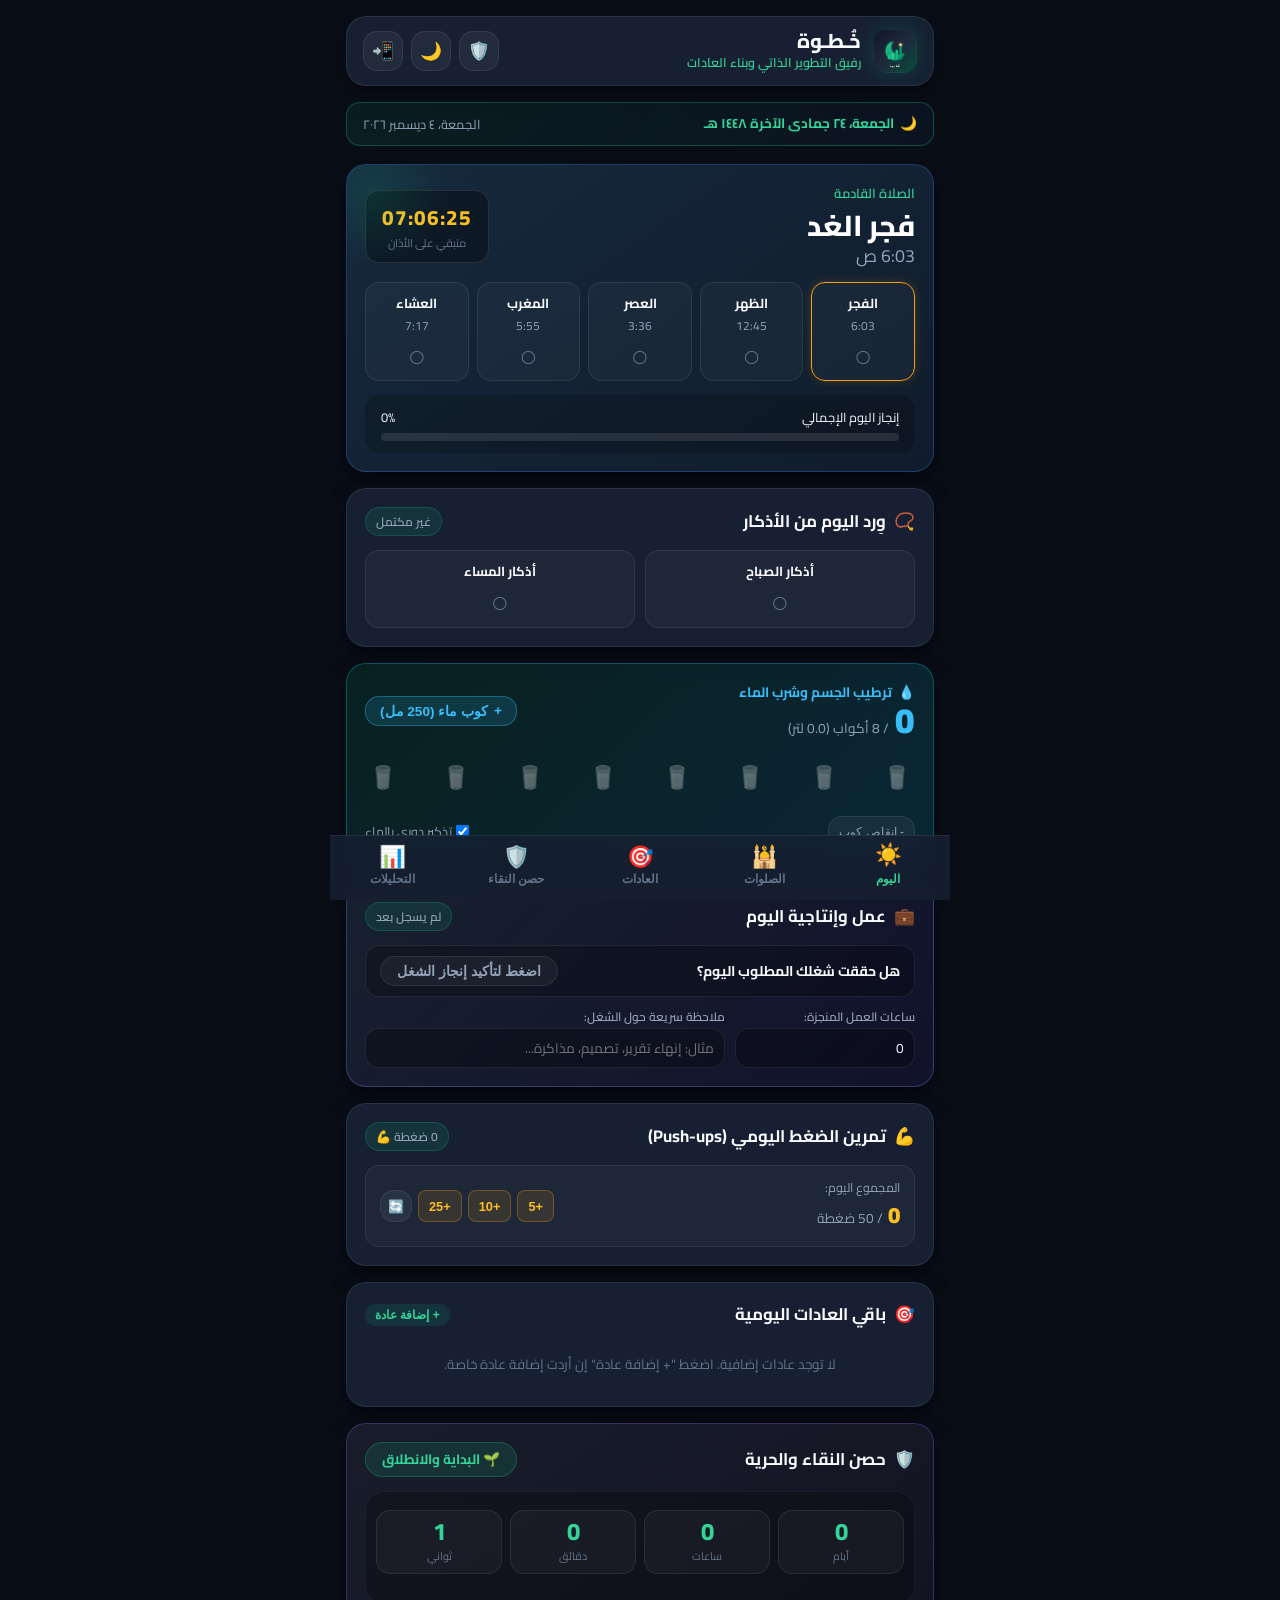
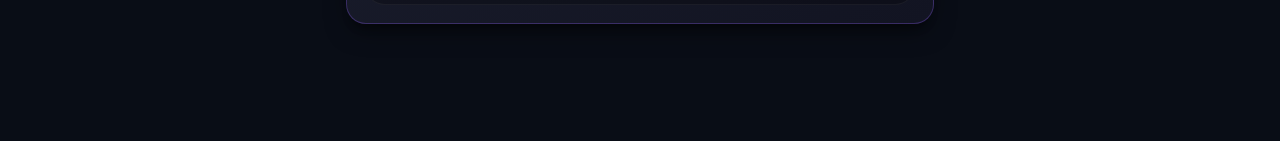
<file: index.html>
<!DOCTYPE html>
<html lang="ar" dir="rtl">
<head>
  <meta charset="UTF-8">
  <meta name="viewport" content="width=device-width, initial-scale=1.0, maximum-scale=1.0, user-scalable=no, viewport-fit=cover">
  <title>خُطـوة | رفيق التطوير الذاتي وبناء العادات</title>
  
  <!-- PWA & Mobile Meta -->
  <meta name="theme-color" content="#090d16">
  <meta name="apple-mobile-web-app-capable" content="yes">
  <meta name="apple-mobile-web-app-status-bar-style" content="black-translucent">
  <meta name="apple-mobile-web-app-title" content="خُطوة">
  <link rel="manifest" href="manifest.json">
  <link rel="icon" type="image/svg+xml" href="icons/icon.svg">
  <link rel="apple-touch-icon" href="icons/icon.svg">

  <!-- الخط العربي الجميل -->
  <link rel="preconnect" href="https://fonts.googleapis.com">
  <link rel="preconnect" href="https://fonts.gstatic.com" crossorigin>
  <link href="https://fonts.googleapis.com/css2?family=Cairo:wght@400;600;700;800;900&display=swap" rel="stylesheet">

  <link rel="stylesheet" href="css/styles.css">
</head>
<body>

  <!-- حاوية التطبيق الرئيسية للموبايل والديسكتوب -->
  <div class="app-container">

    <!-- شريط الرأس العلوي -->
    <header class="app-header">
      <div class="brand-wrapper">
        <img src="icons/icon.svg" alt="خُطوة" class="app-logo">
        <div class="brand-info">
          <h1>خُـطـوة</h1>
          <p>رفيق التطوير الذاتي وبناء العادات</p>
        </div>
      </div>
      <div class="header-actions">
        <button id="btnPrivacyToggle" class="btn-icon" title="درع الخصوصية (إخفاء التفاصيل الحساسة)">
          🛡️
        </button>
        <button id="btnThemeToggle" class="btn-icon" title="تبديل السمة (ليلي / فاتح)">
          🌙
        </button>
        <button id="btnInstallGuide" class="btn-icon" onclick="khutwaApp.openModal('modalInstallGuide')" title="إضافة التطبيق إلى شاشة هاتفك">
          📲
        </button>
      </div>
    </header>

    <!-- شريط التاريخ المزدوج (هجري وميلادي) -->
    <div class="date-strip">
      <div class="date-hijri" id="headerHijriDate">
        <span>🌙</span> <span id="txtHijriDate">جاري الحساب...</span>
      </div>
      <div class="date-gregorian" id="headerGregorianDate">
        <span id="txtGregorianDate">--</span>
      </div>
    </div>

    <!-- بنر الإضافة لشاشة الموبايل (ليفتح كأيقونة مستقلة خارج متصفح كروم) -->
    <div id="pwaInstallBanner" class="pwa-install-banner" style="display: none;">
      <div style="display: flex; align-items: center; gap: 10px;">
        <span style="font-size: 1.6rem;">📲</span>
        <div>
          <div style="font-weight: 800; font-size: 0.88rem; color: #fff;">إضافة إلى شاشة الهاتف الرئيسية</div>
          <div style="font-size: 0.74rem; color: #94a3b8;">ليفتح كأيقونة مستقلة شاشة كاملة وبدون متصفح كروم</div>
        </div>
      </div>
      <div style="display: flex; gap: 6px; align-items: center;">
        <button class="btn-primary" style="padding: 6px 12px; font-size: 0.8rem; width: auto;" onclick="khutwaApp.installPWA()">
          إضافة للشاشة
        </button>
        <button class="btn-icon" style="width: 30px; height: 30px; font-size: 0.75rem;" onclick="khutwaApp.dismissInstallBanner()">✕</button>
      </div>
    </div>

    <!-- ==================== التبويب الأول: لوحة اليوم (Dashboard) ==================== -->
    <main id="tabToday" class="tab-content active">
      
      <!-- بطاقة الصلاة القادمة والعداد التنازلي -->
      <section class="card prayer-hero-card">
        <div class="prayer-hero-flex">
          <div>
            <div class="next-prayer-label" id="nextPrayerLabel">الصلاة القادمة</div>
            <div class="next-prayer-name" id="nextPrayerName">جاري الحساب...</div>
            <div class="next-prayer-time" id="nextPrayerTime">--:--</div>
          </div>
          <div class="prayer-countdown-box">
            <div class="countdown-digits" id="prayerCountdown">--:--:--</div>
            <div class="countdown-desc">متبقي على الأذان</div>
          </div>
        </div>

        <!-- أزرار تفقد الصلوات اليومية السريعة -->
        <div class="prayers-grid" id="todayPrayersGrid">
          <!-- يتم التوليد التلقائي بالجافاسكريبت -->
        </div>

        <!-- مؤشر الإنجاز اليومي العام -->
        <div class="daily-progress-row">
          <div class="progress-bar-container">
            <div class="progress-info">
              <span>إنجاز اليوم الإجمالي</span>
              <span id="txtDailyRate">0%</span>
            </div>
            <div class="progress-track">
              <div class="progress-fill" id="barDailyRate" style="width: 0%;"></div>
            </div>
          </div>
        </div>
      </section>

      <!-- بطاقة الأذكار السريعة لليوم -->
      <section class="card">
        <div class="card-title-row">
          <h3 class="card-title"><span>📿</span> وِرد اليوم من الأذكار</h3>
          <span class="card-badge" id="athkarSummaryBadge">غير مكتمل</span>
        </div>
        <div style="display: grid; grid-template-columns: 1fr 1fr; gap: 10px;">
          <div class="prayer-box" id="quickMorningAthkar" onclick="khutwaApp.toggleQuickAthkar('morning')">
            <span class="p-name">أذكار الصباح</span>
            <span class="p-check" id="quickMorningCheck">⚪</span>
          </div>
          <div class="prayer-box" id="quickEveningAthkar" onclick="khutwaApp.toggleQuickAthkar('evening')">
            <span class="p-name">أذكار المساء</span>
            <span class="p-check" id="quickEveningCheck">⚪</span>
          </div>
        </div>
      </section>

      <!-- ويدجت شرب الماء التفاعلي -->
      <section class="card water-tracker-card">
        <div class="water-display-row">
          <div>
            <div style="font-size: 0.85rem; font-weight: 700; color: #38bdf8; display: flex; align-items: center; gap: 6px;">
              <span>💧</span> ترطيب الجسم وشرب الماء
            </div>
            <div class="water-metric-box">
              <span class="water-cups-num" id="txtWaterCups">0</span>
              <span class="water-target-lbl">/ <span id="txtWaterTarget">8</span> أكواب (<span id="txtWaterLiters">0</span> لتر)</span>
            </div>
          </div>
          <button class="btn-water-action" onclick="khutwaApp.addWaterCup()">
            <span>+</span> كوب ماء (250 مل)
          </button>
        </div>

        <!-- الأكواب البصرية التفاعلية -->
        <div class="water-glasses-grid" id="waterGlassesContainer">
          <!-- تولد 8 أكواب بالجافاسكريبت -->
        </div>

        <div class="water-actions-bar">
          <button class="btn-icon" style="height: 32px; font-size: 0.75rem; width: auto; padding: 0 10px;" onclick="khutwaApp.removeWaterCup()" title="إنقاص كوب">
            - إنقاص كوب
          </button>
          <div style="display: flex; align-items: center; gap: 6px; font-size: 0.78rem; color: var(--text-muted);">
            <label style="cursor: pointer; display: flex; align-items: center; gap: 4px;">
              <input type="checkbox" id="chkWaterReminder" checked onchange="khutwaApp.toggleWaterReminder(this.checked)">
              تذكير دوري بالماء
            </label>
          </div>
        </div>
      </section>

      <!-- ويدجت العمل والإنتاجية -->
      <section class="card work-tracker-card">
        <div class="card-title-row">
          <h3 class="card-title"><span>💼</span> عمل وإنتاجية اليوم</h3>
          <span class="card-badge" id="workStatusBadge">لم يسجل بعد</span>
        </div>

        <div class="work-status-toggle-row">
          <span style="font-size: 0.88rem; font-weight: 700;">هل حققت شغلك المطلوب اليوم؟</span>
          <button class="work-toggle-btn" id="btnToggleWorkDone" onclick="khutwaApp.toggleWorkStatus()">
            نعم، اشتغلت وأنجزت ✓
          </button>
        </div>

        <div style="display: flex; gap: 10px; align-items: center; margin-top: 8px;">
          <div style="flex: 1;">
            <label class="form-label" style="font-size: 0.75rem; margin-bottom: 2px;">ساعات العمل المنجزة:</label>
            <input type="number" id="inputWorkHours" class="form-input" style="padding: 6px 10px; font-size: 0.85rem;" min="0" max="24" step="0.5" value="0" onchange="khutwaApp.saveWorkHours(this.value)">
          </div>
          <div style="flex: 2;">
            <label class="form-label" style="font-size: 0.75rem; margin-bottom: 2px;">ملاحظة سريعة حول الشغل:</label>
            <input type="text" id="inputWorkNote" class="form-input" style="padding: 6px 10px; font-size: 0.85rem;" placeholder="مثال: إنهاء تقرير، تصميم، مذاكرة..." onchange="khutwaApp.saveWorkNote(this.value)">
          </div>
        </div>
      </section>

      <!-- ويدجت تمرين الضغط (Push-ups) المخصص -->
      <section class="card">
        <div class="card-title-row">
          <h3 class="card-title"><span>💪</span> تمرين الضغط اليومي (Push-ups)</h3>
          <span class="card-badge" id="pushupsBadge">0 ضغطة</span>
        </div>
        <div class="pushups-widget-row">
          <div>
            <div style="font-size: 0.78rem; color: var(--text-muted);">المجموع اليوم:</div>
            <div class="pushups-count-badge" id="txtPushupsToday">0 <span style="font-size: 0.85rem; color: var(--text-muted); font-weight: normal;">/ 50 ضغطة</span></div>
          </div>
          <div class="pushups-btn-group">
            <button class="btn-pushup-add" onclick="khutwaApp.addPushupReps(5)">+5</button>
            <button class="btn-pushup-add" onclick="khutwaApp.addPushupReps(10)">+10</button>
            <button class="btn-pushup-add" onclick="khutwaApp.addPushupReps(25)">+25</button>
            <button class="btn-icon" style="width: 32px; height: 32px; font-size: 0.8rem;" onclick="khutwaApp.resetPushups()" title="تصفير">🔄</button>
          </div>
        </div>
      </section>

      <!-- بطاقة عادات اليوم الإيجابية -->
      <section class="card">
        <div class="card-title-row">
          <h3 class="card-title"><span>🎯</span> باقي العادات اليومية</h3>
          <button class="card-badge" onclick="khutwaApp.openModal('modalAddHabit')" style="cursor: pointer; border: none;">+ إضافة عادة</button>
        </div>
        <div class="habits-list" id="todayHabitsList">
          <!-- يتم ملء العادات ديناميكياً -->
        </div>
      </section>

      <!-- نبذة سريعة عن حصن النقاء -->
      <section class="card shield-card" id="quickShieldCard">
        <div class="card-title-row">
          <h3 class="card-title"><span>🛡️</span> حصن النقاء والحرية</h3>
          <span class="stage-pill" id="quickStagePill">🌱 البداية</span>
        </div>
        <div class="streak-counter-box" style="margin-bottom: 0;">
          <div class="streak-time-grid">
            <div class="time-unit-box">
              <div class="time-unit-val" id="quickDays">0</div>
              <div class="time-unit-lbl">أيام</div>
            </div>
            <div class="time-unit-box">
              <div class="time-unit-val" id="quickHours">0</div>
              <div class="time-unit-lbl">ساعات</div>
            </div>
            <div class="time-unit-box">
              <div class="time-unit-val" id="quickMins">0</div>
              <div class="time-unit-lbl">دقائق</div>
            </div>
            <div class="time-unit-box">
              <div class="time-unit-val" id="quickSecs">0</div>
              <div class="time-unit-lbl">ثواني</div>
            </div>
          </div>
        </div>
      </section>

    </main>

    <!-- ==================== التبويب الثاني: الصلوات والأذكار ==================== -->
    <section id="tabSpiritual" class="tab-content">
      
      <!-- جدول مواقيت الصلاة المفصل -->
      <div class="card">
        <div class="card-title-row">
          <h3 class="card-title"><span>🕌</span> مواقيت الصلاة المفصلة</h3>
          <span class="card-badge" id="prayerLocationBadge">القاهرة</span>
        </div>

        <div style="display: flex; flex-direction: column; gap: 8px;" id="detailedPrayersList">
          <!-- تفاصيل كل صلاة وسننها -->
        </div>
      </div>

      <!-- محطة الأذكار والسبحة الإلكترونية -->
      <div class="card">
        <div class="card-title-row">
          <h3 class="card-title"><span>📿</span> السبحة الإلكترونية</h3>
          <span class="card-badge" id="totalTasbeehBadge">مجموع: 0</span>
        </div>

        <div class="tasbeeh-container">
          <div class="tasbeeh-phrase" id="tasbeehCurrentPhrase">سُبْحَانَ اللَّهِ</div>
          
          <button class="tasbeeh-circle-btn" id="btnTasbeehCount" onclick="khutwaApp.incrementTasbeeh()">
            <span class="tasbeeh-count" id="tasbeehCountDisplay">0</span>
            <span class="tasbeeh-target" id="tasbeehTargetDisplay">الهدف: 33</span>
          </button>

          <div class="tasbeeh-controls">
            <button class="btn-icon" onclick="khutwaApp.resetTasbeeh()" title="تصفير العداد">🔄</button>
            <select class="form-select" id="selTasbeehPreset" onchange="khutwaApp.changeTasbeehPreset(this.value)" style="padding: 6px 10px; font-size: 0.85rem; width: auto;">
              <!-- خيارات الأذكار -->
            </select>
          </div>
        </div>
      </div>

      <!-- قائمة أذكار الصباح والمساء التفاعلية -->
      <div class="card">
        <div class="card-title-row">
          <h3 class="card-title"><span>📖</span> أذكار اليوم الكاملة</h3>
          <div style="display: flex; gap: 6px;">
            <button class="card-badge" id="btnShowMorningAthkar" onclick="khutwaApp.showAthkarCategory('morning')" style="cursor: pointer;">الصباح</button>
            <button class="card-badge" id="btnShowEveningAthkar" onclick="khutwaApp.showAthkarCategory('evening')" style="cursor: pointer; opacity: 0.6;">المساء</button>
            <button class="card-badge" id="btnShowAfterPrayerAthkar" onclick="khutwaApp.showAthkarCategory('afterPrayer')" style="cursor: pointer; opacity: 0.6;">بعد الصلاة</button>
          </div>
        </div>

        <div id="fullAthkarListContainer">
          <!-- تعرض عناصر الأذكار المختارة مع عداداتها -->
        </div>
      </div>

    </section>

    <!-- ==================== التبويب الثالث: بناء العادات ==================== -->
    <section id="tabHabits" class="tab-content">
      
      <div class="card">
        <div class="card-title-row">
          <h3 class="card-title"><span>⚡</span> متابعة العادات الإيجابية</h3>
          <button class="card-badge" onclick="khutwaApp.openModal('modalAddHabit')" style="cursor: pointer; border: none;">+ عادة جديدة</button>
        </div>
        <p style="font-size: 0.82rem; color: var(--text-muted); margin-bottom: 14px;">
          "أحب الأعمال إلى الله أدومها وإن قل". الالتزام اليومي البسيط يبني شخصيتك الحقيقية.
        </p>

        <div class="habits-list" id="manageHabitsList">
          <!-- قائمة العادات الكاملة -->
        </div>
      </div>

      <!-- نصائح بناء العادات (Atomic Habits) -->
      <div class="card" style="background: linear-gradient(135deg, rgba(16, 185, 129, 0.08) 0%, rgba(59, 130, 246, 0.04) 100%);">
        <h4 style="font-size: 0.95rem; font-weight: 700; margin-bottom: 6px; color: var(--accent-emerald-light);">💡 قاعدة الدقيقتين</h4>
        <p style="font-size: 0.82rem; color: var(--text-muted); line-height: 1.6;">
          إذا أردت تثبيت عادة جديدة، ابدأ بجعلها تأخذ أقل من دقيقتين (مثلاً: اقرأ صفحة واحدة، أو العب تمرين ضغط واحد). السهولة تكسر حاجز الكسل وتبني سلسلة الالتزام.
        </p>
      </div>

    </section>

    <!-- ==================== التبويب الرابع: حصن النقاء (تجنب العادات) ==================== -->
    <section id="tabShield" class="tab-content">
      
      <div class="card shield-card">
        <div class="shield-header">
          <div>
            <h3 class="card-title" id="shieldDisplayTitle"><span>🛡️</span> حصن النقاء والتعافي</h3>
            <span style="font-size: 0.78rem; color: var(--text-dim);" id="shieldStartDateText">منذ: --</span>
          </div>
          <button class="shield-privacy-toggle" onclick="khutwaApp.toggleDiscreetMode()">
            <span id="privacyIcon">🔒</span> <span id="privacyText">وضع الخصوصية</span>
          </button>
        </div>

        <div class="streak-counter-box">
          <div class="streak-time-grid">
            <div class="time-unit-box">
              <div class="time-unit-val" id="shieldDays">0</div>
              <div class="time-unit-lbl">يوم</div>
            </div>
            <div class="time-unit-box">
              <div class="time-unit-val" id="shieldHours">0</div>
              <div class="time-unit-lbl">ساعة</div>
            </div>
            <div class="time-unit-box">
              <div class="time-unit-val" id="shieldMins">0</div>
              <div class="time-unit-lbl">دقيقة</div>
            </div>
            <div class="time-unit-box">
              <div class="time-unit-val" id="shieldSecs">0</div>
              <div class="time-unit-lbl">ثانية</div>
            </div>
          </div>

          <div class="stage-pill" id="shieldStagePill">
            <span id="shieldStageBadge">🌱</span>
            <span id="shieldStageTitle">البداية والانطلاق</span>
          </div>
        </div>

        <!-- أزرار التدخل والمواجهة -->
        <div class="shield-actions-row">
          <button class="btn-urge" onclick="khutwaApp.openUrgeSurfingModal()">
            <span>🌊</span> مواجهة الرغبة (تنفس)
          </button>
          <button class="btn-relapse" onclick="khutwaApp.openRelapseModal()">
            <span>❤️‍🩹</span> تسجيل عثرة وتجديد العهد
          </button>
        </div>
      </div>

      <!-- بطاقة مراحل النقاء (Milestones) -->
      <div class="card">
        <h4 class="card-title" style="margin-bottom: 12px;"><span>🏆</span> مراحل التعافي وإعادة التوازن</h4>
        <div style="display: flex; flex-direction: column; gap: 8px; font-size: 0.85rem;" id="stagesProgressList">
          <!-- يتم رسم المراحل وتوضيح التي تم اجتيازها -->
        </div>
      </div>

    </section>

    <!-- ==================== التبويب الخامس: التحليلات والإعدادات ==================== -->
    <section id="tabAnalytics" class="tab-content">
      
      <!-- شريط اختيار فترة التحليل (يومي | أسبوعي | شهري | سنوي) -->
      <div class="period-selector-bar">
        <button class="period-btn active" id="btnPeriodWeek" onclick="khutwaApp.switchAnalyticsPeriod('week', this)">أسبوعي (7 أيام)</button>
        <button class="period-btn" id="btnPeriodDay" onclick="khutwaApp.switchAnalyticsPeriod('day', this)">اليوم</button>
        <button class="period-btn" id="btnPeriodMonth" onclick="khutwaApp.switchAnalyticsPeriod('month', this)">شهري (30 يوم)</button>
        <button class="period-btn" id="btnPeriodYear" onclick="khutwaApp.switchAnalyticsPeriod('year', this)">سنوي (365 يوم)</button>
      </div>

      <!-- تقرير المرشد الذكي: ماذا طوّرت وأين قصّرت؟ -->
      <div class="card" style="background: linear-gradient(135deg, rgba(16, 185, 129, 0.08) 0%, rgba(59, 130, 246, 0.08) 100%); border-color: rgba(16, 185, 129, 0.3);">
        <div class="card-title-row">
          <h3 class="card-title"><span>🧠</span> تقرير المرشد وتحليل العادات</h3>
          <span class="card-badge" id="coachPeriodBadge">التقرير الأسبوعي</span>
        </div>
        <p style="font-size: 0.82rem; color: var(--text-muted); margin-bottom: 12px;">
          تحليل ذكي تلقائي لعاداتك يكشف بصدق ما أحسنت فيه وما يحتاج إلى انتباهك وتركيزك:
        </p>

        <!-- ما الذي تطورت فيه؟ -->
        <div class="coach-insight-card" style="border-right: 3px solid #10b981;">
          <div class="insight-header" style="color: #34d399;">
            <span>🚀</span> ما الذي تطورت فيه وتفوقت؟ (نقاط القوة)
          </div>
          <ul class="insight-list" id="coachStrengthsList">
            <!-- يتم الملء تلقائياً -->
          </ul>
        </div>

        <!-- أين قصرت وماذا تحتاج لتحسينه؟ -->
        <div class="coach-insight-card" style="border-right: 3px solid #f59e0b;">
          <div class="insight-header" style="color: #fbbf24;">
            <span>⚠️</span> أين قصرت وماذا يحتاج تركيزك؟ (فرص التحسين)
          </div>
          <ul class="insight-list" id="coachWeaknessesList">
            <!-- يتم الملء تلقائياً -->
          </ul>
        </div>

        <!-- سجل التعديلات والتغييرات على عاداتك -->
        <div class="coach-insight-card" style="border-right: 3px solid #8b5cf6;">
          <div class="insight-header" style="color: #a78bfa;">
            <span>🔄</span> سجل التغييرات على العادات (ماذا غيرت مؤخراً؟)
          </div>
          <ul class="insight-list" id="coachAuditHistoryList">
            <!-- يتم الملء تلقائياً -->
          </ul>
        </div>
      </div>

      <!-- إحصائيات عامة -->
      <div class="card">
        <div class="card-title-row">
          <h3 class="card-title"><span>📊</span> مؤشرات الأداء للفترة المختارة</h3>
        </div>
        <div class="stats-grid-row">
          <div class="stat-metric-card">
            <div class="stat-metric-num" id="statPrayerRate">0%</div>
            <div class="stat-metric-label">التزام الصلوات</div>
          </div>
          <div class="stat-metric-card">
            <div class="stat-metric-num" id="statHabitsRate">0%</div>
            <div class="stat-metric-label">التزام العادات</div>
          </div>
          <div class="stat-metric-card">
            <div class="stat-metric-num" id="statMaxCleanDays">0</div>
            <div class="stat-metric-label">أيام النقاء الحالية</div>
          </div>
          <div class="stat-metric-card">
            <div class="stat-metric-num" id="statTotalTasbeeh">0</div>
            <div class="stat-metric-label">التسبيحات الإجمالية</div>
          </div>
        </div>
      </div>

      <!-- رسم بياني للالتزام بالصلوات -->
      <div class="card">
        <h4 class="card-title" style="margin-bottom: 8px;"><span>🕌</span> منحنى الالتزام بالصلوات (<span id="chartPrayersPeriodLabel">7 أيام</span>)</h4>
        <div class="chart-container">
          <canvas id="chartWeeklyPrayers" class="chart-canvas" width="400" height="180"></canvas>
        </div>
      </div>

      <!-- رسم بياني للالتزام بالعادات -->
      <div class="card">
        <h4 class="card-title" style="margin-bottom: 8px;"><span>🎯</span> منحنى إنجاز العادات (<span id="chartHabitsPeriodLabel">7 أيام</span>)</h4>
        <div class="chart-container">
          <canvas id="chartWeeklyHabits" class="chart-canvas" width="400" height="180"></canvas>
        </div>
      </div>

      <!-- رسم بياني لشرب الماء -->
      <div class="card">
        <h4 class="card-title" style="margin-bottom: 8px;"><span>💧</span> مؤشر ترطيب الجسم وشرب الماء</h4>
        <div class="chart-container">
          <canvas id="chartWeeklyWater" class="chart-canvas" width="400" height="180"></canvas>
        </div>
      </div>

      <!-- إعدادات التطبيق والموقع والنسخ الاحتياطي -->
      <div class="card">
        <h4 class="card-title" style="margin-bottom: 14px;"><span>⚙️</span> الإعدادات والنسخ الاحتياطي</h4>
        
        <div class="form-group">
          <label class="form-label">المدينة لحساب مواقيت الصلاة محلياً:</label>
          <select class="form-select" id="selCity" onchange="khutwaApp.changeCity(this.value)">
            <!-- يتم تعبئتها من prayer.js -->
          </select>
        </div>

        <div class="form-group">
          <label class="form-label">طريقة حساب مواقيت الصلاة:</label>
          <select class="form-select" id="selCalculationMethod" onchange="khutwaApp.changeMethod(this.value)">
            <option value="Egypt">الهيئة المصرية العامة للمساحة</option>
            <option value="Makkah">أم القرى - مكة المكرمة</option>
            <option value="MWL">رابطة العالم الإسلامي</option>
            <option value="Gulf">منطقة الخليج العربي</option>
            <option value="ISNA">الجمعية الإسلامية لأمريكا الشمالية</option>
          </select>
        </div>

        <!-- مواعيد التنبيهات المخصصة -->
        <div style="background: rgba(255, 255, 255, 0.02); border: 1px solid var(--border-subtle); border-radius: var(--radius-md); padding: 12px; margin-bottom: 14px;">
          <div style="font-weight: 700; font-size: 0.88rem; margin-bottom: 10px; color: var(--accent-emerald-light);">⏰ مواعيد التذكير اليومي:</div>
          <div style="display: grid; grid-template-columns: 1fr 1fr; gap: 10px; margin-bottom: 8px;">
            <div>
              <label class="form-label" style="font-size: 0.74rem;">أذكار الصباح:</label>
              <input type="time" id="inputMorningTime" class="form-input" value="06:30" onchange="khutwaApp.saveReminderTimes()">
            </div>
            <div>
              <label class="form-label" style="font-size: 0.74rem;">أذكار المساء:</label>
              <input type="time" id="inputEveningTime" class="form-input" value="17:00" onchange="khutwaApp.saveReminderTimes()">
            </div>
          </div>
          <div>
            <label class="form-label" style="font-size: 0.74rem;">مراجعة العادات المسائية:</label>
            <input type="time" id="inputReviewTime" class="form-input" value="21:30" onchange="khutwaApp.saveReminderTimes()">
          </div>
        </div>

        <div class="form-group">
          <label class="form-label">نظام الإشعارات والأصوات:</label>
          <div style="display: flex; gap: 8px; margin-bottom: 8px;">
            <button class="btn-primary" style="flex: 1;" onclick="khutwaApp.requestNotificationPermission()">🔔 تفعيل الإشعارات</button>
            <button class="btn-icon" style="width: auto; padding: 0 12px;" onclick="khutwaApp.testNotification()" title="اختبار إشعار فوري">اختبار ⚡</button>
          </div>
          <div style="display: flex; gap: 8px;">
            <button class="btn-icon" style="flex: 1; height: 38px; font-size: 0.8rem; width: auto;" onclick="khutwaApp.toggleAdhanPreview()">
              🕌 تجربة الأذان الكامل
            </button>
            <button class="btn-icon" style="flex: 1; height: 38px; font-size: 0.8rem; width: auto;" onclick="khutwaApp.testChimeAudio()">
              🔔 تجربة رنة الأذكار
            </button>
          </div>
        </div>

        <div class="form-group" style="margin-top: 20px; border-top: 1px solid var(--border-subtle); padding-top: 16px;">
          <label class="form-label">بياناتك ملكك (حفظ ونسخ احتياطي):</label>
          <div style="display: flex; gap: 8px;">
            <button class="btn-icon" style="flex: 1; height: 42px; font-size: 0.88rem; width: auto;" onclick="khutwaApp.exportData()">
              💾 تصدير نسخة احتياطية
            </button>
            <label class="btn-icon" style="flex: 1; height: 42px; font-size: 0.88rem; width: auto; cursor: pointer; display: flex; align-items: center; justify-content: center;">
              📂 استيراد نسخة
              <input type="file" id="fileImportBackup" accept=".json" style="display: none;" onchange="khutwaApp.importData(event)">
            </label>
          </div>
        </div>

      </div>

    </section>

  </div> <!-- نهاية app-container -->

  <!-- ==================== شريط التنقل السفلي (Bottom Navigation) ==================== -->
  <nav class="bottom-nav">
    <button class="nav-item active" onclick="khutwaApp.switchTab('tabToday', this)">
      <span class="nav-icon">☀️</span>
      <span>اليوم</span>
    </button>
    <button class="nav-item" onclick="khutwaApp.switchTab('tabSpiritual', this)">
      <span class="nav-icon">🕌</span>
      <span>الصلوات</span>
    </button>
    <button class="nav-item" onclick="khutwaApp.switchTab('tabHabits', this)">
      <span class="nav-icon">🎯</span>
      <span>العادات</span>
    </button>
    <button class="nav-item" onclick="khutwaApp.switchTab('tabShield', this)">
      <span class="nav-icon">🛡️</span>
      <span>حصن النقاء</span>
    </button>
    <button class="nav-item" onclick="khutwaApp.switchTab('tabAnalytics', this)">
      <span class="nav-icon">📊</span>
      <span>التحليلات</span>
    </button>
  </nav>

  <!-- ==================== النوافذ المنبثقة (Modals) ==================== -->

  <!-- نافذة إضافة عادة جديدة -->
  <div id="modalAddHabit" class="modal-overlay">
    <div class="modal-box">
      <div class="modal-header">
        <h3 class="modal-title">إضافة عادة جديدة</h3>
        <button class="btn-icon" onclick="khutwaApp.closeModal('modalAddHabit')">✕</button>
      </div>
      <form onsubmit="khutwaApp.submitNewHabit(event)">
        <div class="form-group">
          <label class="form-label">اسم العادة:</label>
          <input type="text" id="inputHabitTitle" class="form-input" placeholder="مثال: قراءة 15 دقيقة، مشي، حفظ آية..." required>
        </div>
        <div class="form-group">
          <label class="form-label">التصنيف:</label>
          <select id="selectHabitCategory" class="form-select">
            <option value="علم وقراءة">📖 علم وقراءة</option>
            <option value="صحة ولياقة">🏃 صحة ولياقة</option>
            <option value="روحانيات">🕌 روحانيات</option>
            <option value="انضباط شخصي">🌙 انضباط شخصي</option>
            <option value="مهارات وعمل">💻 مهارات وعمل</option>
          </select>
        </div>
        <div class="form-group">
          <label class="form-label">الأيقونة أو الرمز:</label>
          <input type="text" id="inputHabitIcon" class="form-input" value="⭐" maxlength="4">
        </div>
        <button type="submit" class="btn-primary">حفظ العادة</button>
      </form>
    </div>
  </div>

  <!-- نافذة مواجهة الرغبة والتهدئة (Urge Surfing) -->
  <div id="modalUrgeSurfing" class="modal-overlay">
    <div class="modal-box" style="text-align: center;">
      <div class="modal-header">
        <h3 class="modal-title" style="color: #818cf8;">🌊 موجة الرغبة ستمر</h3>
        <button class="btn-icon" onclick="khutwaApp.closeModal('modalUrgeSurfing')">✕</button>
      </div>
      
      <p style="font-size: 0.88rem; color: var(--text-muted); line-height: 1.6;">
        الرغبة مثل موجة البحر، ترتفع وتصل لقمة شدتها خلال 5 إلى 10 دقائق ثم تنحدر وتتلاشى تماماً. تنفس بهدوء مع الدائرة ولا تستجب للإلحاح اللحظي.
      </p>

      <div class="breathing-circle-wrapper">
        <div class="breathing-circle" id="breathCircle">
          شهيق.. زفير
        </div>
        <div class="breathing-prompt" id="breathPrompt">تنفس بعمق وبطء...</div>
      </div>

      <div style="background: rgba(255, 255, 255, 0.04); padding: 12px; border-radius: var(--radius-md); font-size: 0.84rem; margin-bottom: 16px; color: #fef08a;">
        "إنما النصر صبر ساعة، ولذة الانتصار على نفسك أعظم بآلاف المرات من لذة الانتكاسة المؤقتة."
      </div>

      <button class="btn-primary" onclick="khutwaApp.closeModal('modalUrgeSurfing')">
        الحمد لله، تجاوزت الموقف بثبات 💪
      </button>
    </div>
  </div>

  <!-- نافذة تسجيل العثرة والمراجعة برحمة ودون جلد ذات -->
  <div id="modalRelapse" class="modal-overlay">
    <div class="modal-box">
      <div class="modal-header">
        <h3 class="modal-title" style="color: #fda4af;">❤️‍🩹 تجديد العهد والبداية من جديد</h3>
        <button class="btn-icon" onclick="khutwaApp.closeModal('modalRelapse')">✕</button>
      </div>
      <p style="font-size: 0.84rem; color: var(--text-muted); margin-bottom: 14px;">
        العثرة لا تمحو مسيرتك السابقة ولا تعيدك لنقطة الصفر في دماغك. المهم هو التعلم من الموقف والنهوض فوراً.
      </p>
      <form onsubmit="khutwaApp.submitRelapse(event)">
        <div class="form-group">
          <label class="form-label">ما الذي أدى للموقف؟ (المحفز / Trigger):</label>
          <input type="text" id="inputRelapseTrigger" class="form-input" placeholder="مثال: سهر مفرط، فراغ، توتر، البقاء وحيداً مع الهاتف..." required>
        </div>
        <div class="form-group">
          <label class="form-label">قرار وقائي للمستقبل:</label>
          <textarea id="inputRelapseNote" class="form-textarea" rows="2" placeholder="ما الخطوة التي ستقوم بها الآن لمنع تكرار نفس السبب؟"></textarea>
        </div>
        <button type="submit" class="btn-primary" style="background: #e11d48;">
          تأكيد وإعادة توجيه البوصلة فوراً 🚀
        </button>
      </form>
    </div>
  </div>

  <!-- نافذة تأكيد إلغاء صلاة أو ذكر مسجل لمنع الخطأ اللمسي -->
  <div id="modalConfirmUnlock" class="modal-overlay">
    <div class="modal-box" style="text-align: center;">
      <div class="modal-header">
        <h3 class="modal-title" style="color: #f59e0b;">🔒 تأكيد تعديل الحالة</h3>
        <button class="btn-icon" onclick="khutwaApp.closeModal('modalConfirmUnlock')">✕</button>
      </div>
      <p id="txtConfirmUnlockMsg" style="font-size: 0.92rem; color: var(--text-main); margin-bottom: 18px; line-height: 1.6;">
        لقد سجلت هذه الصلاة بالفعل. هل تريد بالتأكيد إلغاء تسجيلها؟
      </p>
      <div style="display: flex; gap: 10px;">
        <button class="btn-primary" style="flex: 1; background: #e11d48;" onclick="khutwaApp.confirmUnlockAction()">
          نعم، أريد الإلغاء
        </button>
        <button class="btn-icon" style="flex: 1; height: auto; border-radius: var(--radius-md); font-weight: 700;" onclick="khutwaApp.closeModal('modalConfirmUnlock')">
          تراجع وإبقاء الصلاة ✓
        </button>
      </div>
    </div>
  </div>

  <!-- نافذة إرشادية لطريقة إضافة التطبيق لأيقونة الشاشة الرئيسية بدون كروم -->
  <div id="modalInstallGuide" class="modal-overlay">
    <div class="modal-box">
      <div class="modal-header">
        <h3 class="modal-title" style="color: #34d399;">📲 إضافة التطبيق لشاشة هاتفك</h3>
        <button class="btn-icon" onclick="khutwaApp.closeModal('modalInstallGuide')">✕</button>
      </div>
      <p style="font-size: 0.86rem; color: var(--text-muted); margin-bottom: 14px; line-height: 1.6;">
        لكي يفتح التطبيق كـ <strong>أيقونة مستقلة على شاشتك</strong> بملء الشاشة وبدون شريط متصفح جوجل كروم وبدون إنترنت:
      </p>

      <div style="background: rgba(255, 255, 255, 0.03); border: 1px solid var(--border-subtle); border-radius: var(--radius-md); padding: 12px; margin-bottom: 12px;">
        <h4 style="font-size: 0.92rem; font-weight: 700; color: #38bdf8; margin-bottom: 6px;">🤖 على هواتف أندرويد (Google Chrome):</h4>
        <ol style="padding-right: 18px; font-size: 0.82rem; color: var(--text-main); line-height: 1.8;">
          <li>اضغط على <strong>قائمة الثلاث نقاط (⋮)</strong> في أعلى متصفح كروم.</li>
          <li>اضغط على <strong>"تثبيت التطبيق" (Install app)</strong> أو <strong>"إضافة إلى الشاشة الرئيسية" (Add to Home screen)</strong>.</li>
          <li>اضغط <strong>"إضافة" (Add)</strong> للتأكيد.</li>
          <li>ستنزل أيقونة خُطوة على شاشتك الرئيسية، وعند فتحها تفتح شاشة كاملة بدون شريط كروم وبدون إنترنت!</li>
        </ol>
      </div>

      <div style="background: rgba(255, 255, 255, 0.03); border: 1px solid var(--border-subtle); border-radius: var(--radius-md); padding: 12px; margin-bottom: 16px;">
        <h4 style="font-size: 0.92rem; font-weight: 700; color: #a78bfa; margin-bottom: 6px;">🍏 على هواتف آيفون (Safari):</h4>
        <ol style="padding-right: 18px; font-size: 0.82rem; color: var(--text-main); line-height: 1.8;">
          <li>اضغط على <strong>زر المشاركة (Share ⎋)</strong> في أسفل متصفح Safari.</li>
          <li>انزل للأسفل واختر <strong>"إضافة إلى الصفحة الرئيسية" (Add to Home Screen)</strong>.</li>
          <li>اضغط على <strong>"إضافة" (Add)</strong> في الأعلى.</li>
        </ol>
      </div>

      <button class="btn-primary" onclick="khutwaApp.closeModal('modalInstallGuide')">
        فهمت، سأضيفه الآن 👍
      </button>
    </div>
  </div>

  <!-- إشعار توست (Toast) المنبثق للتأكيدات -->
  <div id="toastMessage" class="toast-msg">
    <span id="toastIcon">✨</span>
    <span id="toastText">تم بنجاح</span>
  </div>

  <!-- ملفات الجافاسكريبت المترابطة -->
  <script src="js/prayer.js"></script>
  <script src="js/athkar.js"></script>
  <script src="js/habits.js"></script>
  <script src="js/analytics.js"></script>
  <script src="js/notifications.js"></script>
  <script src="js/app.js"></script>
</body>
</html>
</file>
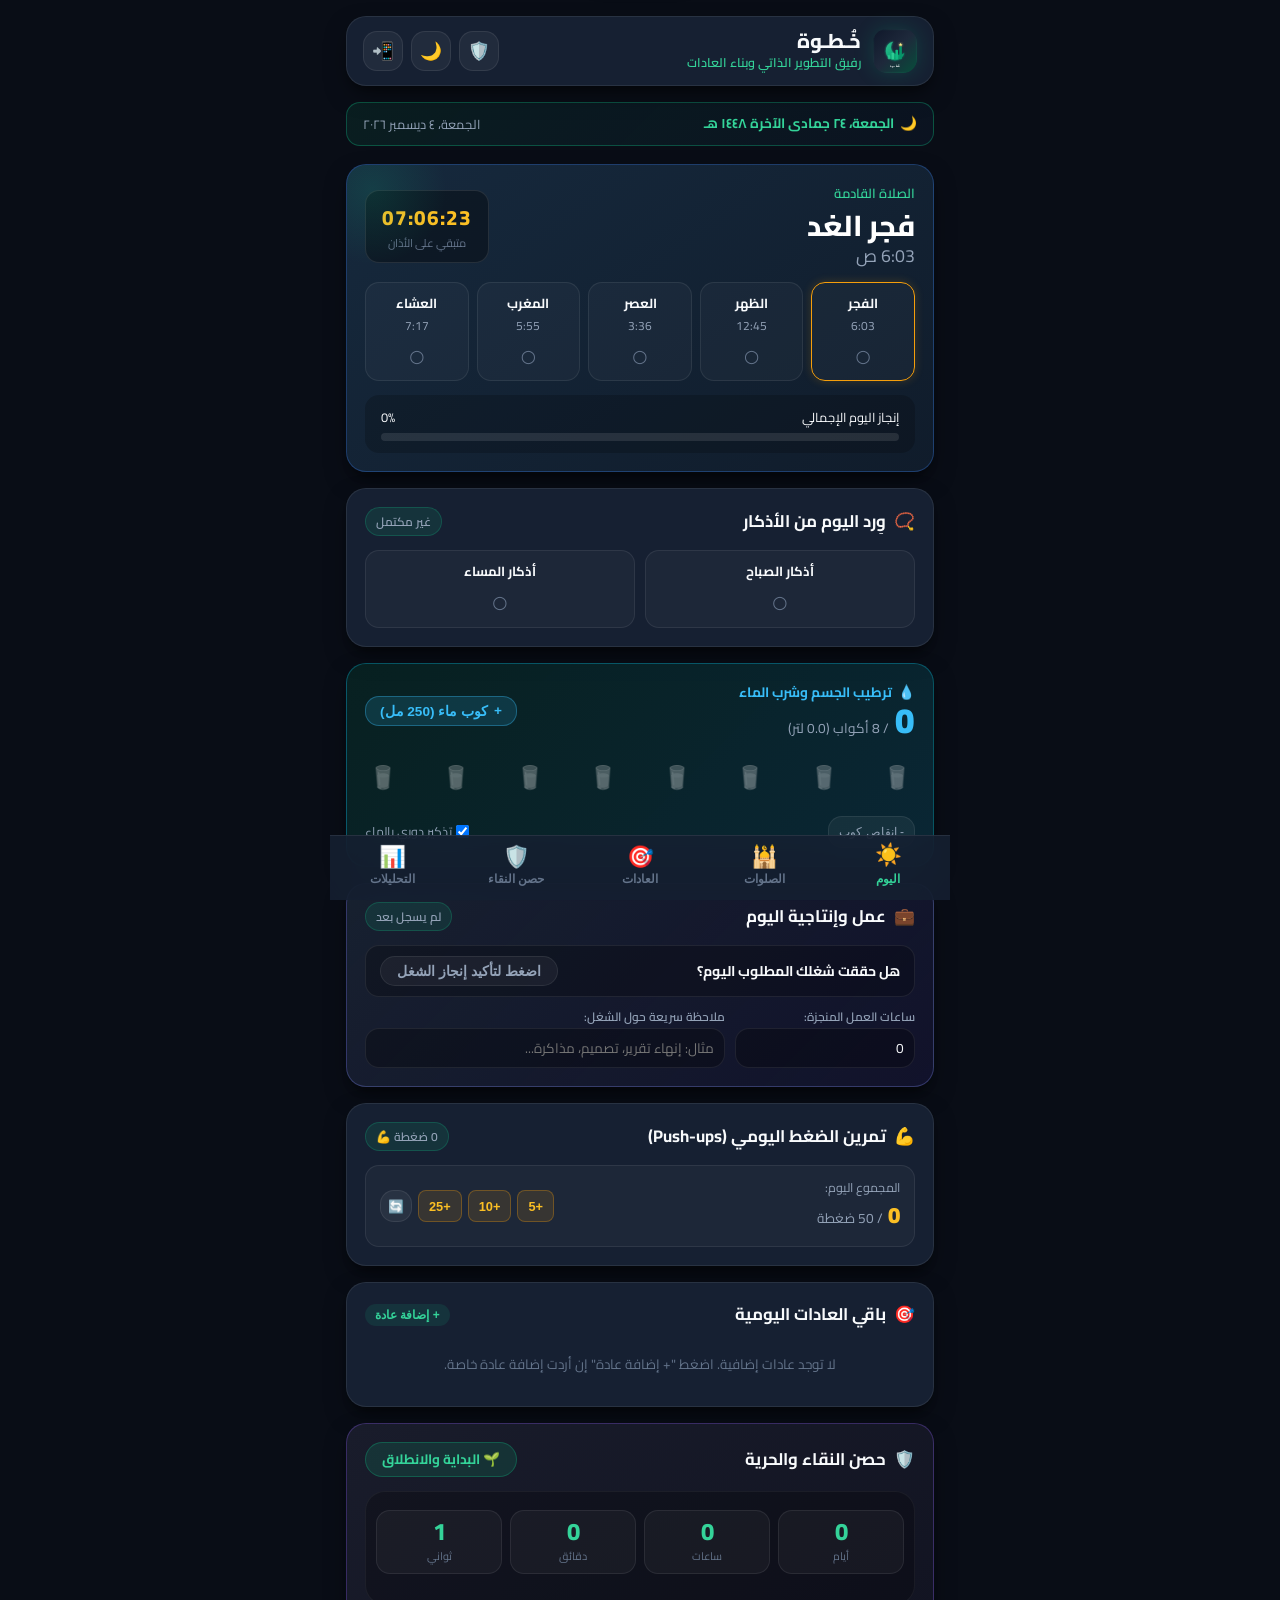
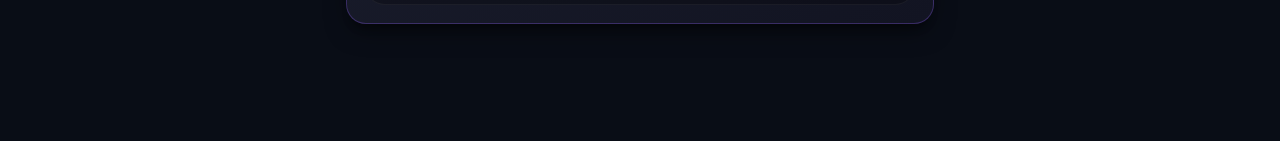
<file: khutwa_standalone.html>
<!DOCTYPE html>
<html lang="ar" dir="rtl">
<head>
  <meta charset="UTF-8">
  <meta name="viewport" content="width=device-width, initial-scale=1.0, maximum-scale=1.0, user-scalable=no, viewport-fit=cover">
  <title>خُطـوة | رفيق التطوير الذاتي وبناء العادات</title>
  
  <!-- PWA & Mobile Meta -->
  <meta name="theme-color" content="#090d16">
  <meta name="apple-mobile-web-app-capable" content="yes">
  <meta name="apple-mobile-web-app-status-bar-style" content="black-translucent">
  <meta name="apple-mobile-web-app-title" content="خُطوة">
  <link rel="manifest" href="manifest.json">
  <link rel="icon" type="image/svg+xml" href="[data-uri]">
  <link rel="apple-touch-icon" href="[data-uri]">

  <!-- الخط العربي الجميل -->
  <link rel="preconnect" href="https://fonts.googleapis.com">
  <link rel="preconnect" href="https://fonts.gstatic.com" crossorigin>
  <link href="https://fonts.googleapis.com/css2?family=Cairo:wght@400;600;700;800;900&display=swap" rel="stylesheet">

  <style>
/* =================================================================
   خُطـوة (Khutwa) - نظام التصميم والمظهر الفاخر
   Mobile-First, RTL Native App Experience, 100% Offline
   ================================================================= */

:root {
  --bg-primary: #090d16;
  --bg-secondary: #111827;
  --bg-card: #162032;
  --bg-card-hover: #1c2840;
  --bg-glass: rgba(22, 32, 50, 0.85);

  --border-subtle: rgba(255, 255, 255, 0.08);
  --border-active: rgba(16, 185, 129, 0.35);

  --accent-emerald: #10b981;
  --accent-emerald-light: #34d399;
  --accent-emerald-glow: rgba(16, 185, 129, 0.25);

  --accent-gold: #f59e0b;
  --accent-gold-light: #fbbf24;
  --accent-gold-glow: rgba(245, 158, 11, 0.2);

  --accent-blue: #3b82f6;
  --accent-violet: #8b5cf6;
  --accent-rose: #f43f5e;

  --text-main: #f8fafc;
  --text-muted: #94a3b8;
  --text-dim: #64748b;

  --radius-sm: 8px;
  --radius-md: 14px;
  --radius-lg: 20px;
  --radius-xl: 28px;
  --radius-full: 9999px;

  --shadow-card: 0 10px 25px -5px rgba(0, 0, 0, 0.5), 0 8px 10px -6px rgba(0, 0, 0, 0.4);
  --shadow-glow: 0 0 20px rgba(16, 185, 129, 0.2);

  --safe-bottom: env(safe-area-inset-bottom, 16px);
}

/* Light Theme Variables */
body.light-theme {
  --bg-primary: #f1f5f9;
  --bg-secondary: #ffffff;
  --bg-card: #ffffff;
  --bg-card-hover: #f8fafc;
  --bg-glass: rgba(255, 255, 255, 0.9);
  --border-subtle: #e2e8f0;
  --border-active: rgba(16, 185, 129, 0.5);
  --text-main: #0f172a;
  --text-muted: #475569;
  --text-dim: #94a3b8;
  --shadow-card: 0 10px 25px -5px rgba(0, 0, 0, 0.08);
}

/* General Reset & Typography */
* {
  box-sizing: border-box;
  margin: 0;
  padding: 0;
  -webkit-tap-highlight-color: transparent;
}

body {
  font-family: 'Cairo', system-ui, -apple-system, BlinkMacSystemFont, 'Segoe UI', Roboto, Helvetica, Arial, sans-serif;
  background-color: var(--bg-primary);
  color: var(--text-main);
  direction: rtl;
  text-align: right;
  line-height: 1.6;
  overflow-x: hidden;
  user-select: none;
  min-height: 100vh;
  padding-bottom: calc(85px + var(--safe-bottom));
}

/* App Container (Center on large screens, full on mobile) */
.app-container {
  max-width: 620px;
  margin: 0 auto;
  padding: 16px;
  min-height: 100vh;
  position: relative;
}

/* Header */
.app-header {
  display: flex;
  justify-content: space-between;
  align-items: center;
  padding: 12px 16px;
  background: var(--bg-card);
  border: 1px solid var(--border-subtle);
  border-radius: var(--radius-lg);
  margin-bottom: 16px;
  box-shadow: var(--shadow-card);
  backdrop-filter: blur(10px);
}

.brand-wrapper {
  display: flex;
  align-items: center;
  gap: 12px;
}

.app-logo {
  width: 44px;
  height: 44px;
  border-radius: var(--radius-md);
  object-fit: cover;
  box-shadow: var(--shadow-glow);
}

.brand-info h1 {
  font-size: 1.25rem;
  font-weight: 800;
  color: var(--text-main);
  line-height: 1.2;
}

.brand-info p {
  font-size: 0.78rem;
  color: var(--accent-emerald-light);
  font-weight: 600;
}

.header-actions {
  display: flex;
  gap: 8px;
}

.btn-icon {
  background: rgba(255, 255, 255, 0.05);
  border: 1px solid var(--border-subtle);
  color: var(--text-muted);
  width: 40px;
  height: 40px;
  border-radius: var(--radius-md);
  display: flex;
  align-items: center;
  justify-content: center;
  cursor: pointer;
  transition: all 0.2s ease;
  font-size: 1.1rem;
}

.btn-icon:hover, .btn-icon:active {
  background: rgba(16, 185, 129, 0.15);
  color: var(--accent-emerald-light);
  border-color: var(--border-active);
  transform: translateY(-2px);
}

/* Date Bar */
.date-strip {
  background: linear-gradient(135deg, rgba(16, 185, 129, 0.1) 0%, rgba(59, 130, 246, 0.05) 100%);
  border: 1px solid var(--border-active);
  border-radius: var(--radius-md);
  padding: 10px 16px;
  margin-bottom: 18px;
  display: flex;
  justify-content: space-between;
  align-items: center;
  font-size: 0.85rem;
}

.date-hijri {
  font-weight: 700;
  color: var(--accent-emerald-light);
  display: flex;
  align-items: center;
  gap: 6px;
}

.date-gregorian {
  color: var(--text-muted);
  font-size: 0.8rem;
}

/* Tab Panels */
.tab-content {
  display: none;
  animation: fadeIn 0.25s ease-in-out;
}

.tab-content.active {
  display: block;
}

@keyframes fadeIn {
  from { opacity: 0; transform: translateY(6px); }
  to { opacity: 1; transform: translateY(0); }
}

/* Cards Base */
.card {
  background: var(--bg-card);
  border: 1px solid var(--border-subtle);
  border-radius: var(--radius-lg);
  padding: 18px;
  margin-bottom: 16px;
  box-shadow: var(--shadow-card);
  position: relative;
  overflow: hidden;
}

.card-title-row {
  display: flex;
  justify-content: space-between;
  align-items: center;
  margin-bottom: 14px;
}

.card-title {
  font-size: 1.05rem;
  font-weight: 700;
  display: flex;
  align-items: center;
  gap: 8px;
}

.card-badge {
  font-size: 0.75rem;
  padding: 4px 10px;
  border-radius: var(--radius-full);
  background: rgba(16, 185, 129, 0.12);
  color: var(--accent-emerald-light);
  border: 1px solid rgba(16, 185, 129, 0.25);
  font-weight: 600;
}

/* Prayer Banner (Hero on Today tab) */
.prayer-hero-card {
  background: linear-gradient(145deg, #16293d 0%, #101c2b 100%);
  border: 1px solid rgba(59, 130, 246, 0.3);
  position: relative;
}

.prayer-hero-card::after {
  content: '';
  position: absolute;
  top: -50px;
  left: -50px;
  width: 150px;
  height: 150px;
  background: radial-gradient(circle, rgba(16, 185, 129, 0.15) 0%, transparent 70%);
  pointer-events: none;
}

.prayer-hero-flex {
  display: flex;
  justify-content: space-between;
  align-items: center;
}

.next-prayer-label {
  font-size: 0.82rem;
  color: var(--accent-emerald-light);
  margin-bottom: 4px;
  font-weight: 600;
}

.next-prayer-name {
  font-size: 1.8rem;
  font-weight: 800;
  color: #ffffff;
  line-height: 1.2;
}

.next-prayer-time {
  font-size: 1.1rem;
  color: var(--text-muted);
}

.prayer-countdown-box {
  background: rgba(0, 0, 0, 0.35);
  border: 1px solid rgba(255, 255, 255, 0.1);
  padding: 10px 16px;
  border-radius: var(--radius-md);
  text-align: center;
}

.countdown-digits {
  font-size: 1.3rem;
  font-weight: 800;
  color: var(--accent-gold-light);
  letter-spacing: 1px;
}

.countdown-desc {
  font-size: 0.7rem;
  color: var(--text-dim);
}

/* Progress Bar / Circular ring */
.daily-progress-row {
  display: flex;
  align-items: center;
  gap: 16px;
  background: rgba(0, 0, 0, 0.2);
  padding: 12px 16px;
  border-radius: var(--radius-md);
  margin-top: 14px;
}

.progress-bar-container {
  flex: 1;
}

.progress-info {
  display: flex;
  justify-content: space-between;
  font-size: 0.8rem;
  margin-bottom: 6px;
}

.progress-track {
  height: 8px;
  background: rgba(255, 255, 255, 0.1);
  border-radius: var(--radius-full);
  overflow: hidden;
}

.progress-fill {
  height: 100%;
  background: linear-gradient(90deg, var(--accent-emerald), var(--accent-emerald-light));
  border-radius: var(--radius-full);
  transition: width 0.4s ease;
}

/* Prayer Grid & Checkboxes */
.prayers-grid {
  display: grid;
  grid-template-columns: repeat(5, 1fr);
  gap: 8px;
  margin-top: 12px;
}

.prayer-box {
  background: rgba(255, 255, 255, 0.03);
  border: 1px solid var(--border-subtle);
  border-radius: var(--radius-md);
  padding: 10px 4px;
  text-align: center;
  cursor: pointer;
  transition: all 0.2s ease;
  position: relative;
}

.prayer-box:hover {
  background: rgba(255, 255, 255, 0.06);
}

.prayer-box.done {
  background: rgba(16, 185, 129, 0.12);
  border-color: var(--accent-emerald);
}

.prayer-box.active-now {
  border-color: var(--accent-gold);
  box-shadow: 0 0 10px var(--accent-gold-glow);
}

.prayer-box .p-name {
  font-size: 0.82rem;
  font-weight: 700;
  display: block;
}

.prayer-box .p-time {
  font-size: 0.75rem;
  color: var(--text-muted);
  display: block;
  margin-top: 2px;
}

.prayer-box .p-check {
  font-size: 1.1rem;
  margin-top: 6px;
  display: block;
  color: var(--text-dim);
}

.prayer-box.done .p-check {
  color: var(--accent-emerald-light);
}

/* Habits List Items */
.habits-list {
  display: flex;
  flex-direction: column;
  gap: 10px;
}

.habit-item {
  display: flex;
  align-items: center;
  justify-content: space-between;
  padding: 12px 14px;
  background: rgba(255, 255, 255, 0.03);
  border: 1px solid var(--border-subtle);
  border-radius: var(--radius-md);
  transition: all 0.2s ease;
  cursor: pointer;
}

.habit-item:active {
  transform: scale(0.99);
}

.habit-item.done {
  background: rgba(16, 185, 129, 0.08);
  border-color: rgba(16, 185, 129, 0.3);
}

.habit-item.done .habit-title {
  text-decoration: line-through;
  color: var(--text-muted);
}

.habit-left {
  display: flex;
  align-items: center;
  gap: 12px;
}

.habit-icon-box {
  width: 38px;
  height: 38px;
  border-radius: var(--radius-md);
  background: rgba(255, 255, 255, 0.05);
  display: flex;
  align-items: center;
  justify-content: center;
  font-size: 1.2rem;
}

.habit-details h4 {
  font-size: 0.95rem;
  font-weight: 700;
}

.habit-details p {
  font-size: 0.75rem;
  color: var(--text-muted);
}

.habit-streak-badge {
  font-size: 0.75rem;
  font-weight: 700;
  color: var(--accent-gold-light);
  display: flex;
  align-items: center;
  gap: 4px;
}

.check-circle {
  width: 26px;
  height: 26px;
  border-radius: 50%;
  border: 2px solid var(--text-dim);
  display: flex;
  align-items: center;
  justify-content: center;
  font-size: 0.85rem;
  color: transparent;
  transition: all 0.2s ease;
}

.habit-item.done .check-circle {
  background: var(--accent-emerald);
  border-color: var(--accent-emerald);
  color: #ffffff;
}

/* Abstinence & Freedom Shield (حصن النقاء) */
.shield-card {
  background: linear-gradient(145deg, #191c2b 0%, #121422 100%);
  border: 1px solid rgba(139, 92, 246, 0.3);
  position: relative;
}

.shield-header {
  display: flex;
  justify-content: space-between;
  align-items: center;
  margin-bottom: 16px;
}

.shield-privacy-toggle {
  background: rgba(255, 255, 255, 0.05);
  border: 1px solid var(--border-subtle);
  border-radius: var(--radius-full);
  padding: 4px 12px;
  font-size: 0.75rem;
  color: var(--text-muted);
  cursor: pointer;
  display: flex;
  align-items: center;
  gap: 6px;
}

.streak-counter-box {
  text-align: center;
  padding: 18px 10px;
  background: rgba(0, 0, 0, 0.25);
  border-radius: var(--radius-lg);
  border: 1px solid rgba(255, 255, 255, 0.05);
  margin-bottom: 16px;
}

.streak-time-grid {
  display: grid;
  grid-template-columns: repeat(4, 1fr);
  gap: 8px;
  margin-bottom: 12px;
}

.time-unit-box {
  background: rgba(255, 255, 255, 0.04);
  border-radius: var(--radius-md);
  padding: 8px 4px;
  border: 1px solid var(--border-subtle);
}

.time-unit-val {
  font-size: 1.5rem;
  font-weight: 800;
  color: var(--accent-emerald-light);
  line-height: 1.1;
}

.time-unit-lbl {
  font-size: 0.68rem;
  color: var(--text-dim);
  margin-top: 2px;
}

.stage-pill {
  display: inline-flex;
  align-items: center;
  gap: 8px;
  padding: 6px 16px;
  border-radius: var(--radius-full);
  font-size: 0.85rem;
  font-weight: 700;
  background: rgba(16, 185, 129, 0.15);
  color: var(--accent-emerald-light);
  border: 1px solid rgba(16, 185, 129, 0.3);
}

.shield-actions-row {
  display: grid;
  grid-template-columns: 1fr 1fr;
  gap: 10px;
  margin-top: 14px;
}

.btn-urge {
  background: linear-gradient(135deg, #4f46e5 0%, #3b82f6 100%);
  color: #fff;
  border: none;
  padding: 10px 14px;
  border-radius: var(--radius-md);
  font-size: 0.88rem;
  font-weight: 700;
  cursor: pointer;
  display: flex;
  align-items: center;
  justify-content: center;
  gap: 6px;
}

.btn-relapse {
  background: rgba(244, 63, 94, 0.1);
  border: 1px solid rgba(244, 63, 94, 0.3);
  color: #fda4af;
  padding: 10px 14px;
  border-radius: var(--radius-md);
  font-size: 0.82rem;
  font-weight: 600;
  cursor: pointer;
}

/* Electronic Tasbeeh Circle Button */
.tasbeeh-container {
  display: flex;
  flex-direction: column;
  align-items: center;
  padding: 20px 10px;
}

.tasbeeh-circle-btn {
  width: 170px;
  height: 170px;
  border-radius: 50%;
  background: radial-gradient(circle, #10b981 0%, #064e3b 100%);
  box-shadow: 0 0 30px rgba(16, 185, 129, 0.35), inset 0 0 15px rgba(255, 255, 255, 0.2);
  border: 4px solid rgba(52, 211, 153, 0.4);
  display: flex;
  flex-direction: column;
  align-items: center;
  justify-content: center;
  cursor: pointer;
  transition: transform 0.1s ease, box-shadow 0.1s ease;
  user-select: none;
  margin: 18px 0;
}

.tasbeeh-circle-btn:active {
  transform: scale(0.94);
  box-shadow: 0 0 15px rgba(16, 185, 129, 0.6);
}

.tasbeeh-count {
  font-size: 3.2rem;
  font-weight: 900;
  color: #ffffff;
  line-height: 1;
}

.tasbeeh-target {
  font-size: 0.85rem;
  color: rgba(255, 255, 255, 0.8);
  font-weight: 600;
}

.tasbeeh-phrase {
  font-size: 1.25rem;
  font-weight: 800;
  color: var(--accent-emerald-light);
  text-align: center;
  margin-bottom: 8px;
  min-height: 38px;
}

.tasbeeh-controls {
  display: flex;
  gap: 12px;
  margin-top: 10px;
}

/* Athkar Accordion & List */
.athkar-card-item {
  background: rgba(255, 255, 255, 0.03);
  border: 1px solid var(--border-subtle);
  border-radius: var(--radius-md);
  padding: 14px;
  margin-bottom: 10px;
  position: relative;
}

.athkar-text {
  font-size: 0.96rem;
  line-height: 1.8;
  color: var(--text-main);
  margin-bottom: 8px;
}

.athkar-benefit {
  font-size: 0.78rem;
  color: var(--accent-emerald-light);
  background: rgba(16, 185, 129, 0.08);
  padding: 4px 8px;
  border-radius: var(--radius-sm);
  display: inline-block;
  margin-bottom: 10px;
}

.athkar-counter-btn {
  background: var(--bg-card);
  border: 1px solid var(--border-active);
  color: var(--accent-emerald-light);
  font-size: 0.85rem;
  font-weight: 700;
  padding: 6px 14px;
  border-radius: var(--radius-full);
  cursor: pointer;
  display: flex;
  align-items: center;
  gap: 8px;
  margin-top: 4px;
}

.athkar-counter-btn.completed {
  background: var(--accent-emerald);
  color: #ffffff;
  border-color: var(--accent-emerald);
}

/* Analytics Canvas Container */
.chart-container {
  width: 100%;
  height: 180px;
  margin: 12px 0;
  position: relative;
}

.chart-canvas {
  width: 100%;
  height: 100%;
  display: block;
}

.stats-grid-row {
  display: grid;
  grid-template-columns: repeat(2, 1fr);
  gap: 10px;
  margin-top: 12px;
}

.stat-metric-card {
  background: rgba(255, 255, 255, 0.03);
  border: 1px solid var(--border-subtle);
  border-radius: var(--radius-md);
  padding: 12px;
  text-align: center;
}

.stat-metric-num {
  font-size: 1.6rem;
  font-weight: 800;
  color: var(--accent-emerald-light);
}

.stat-metric-label {
  font-size: 0.75rem;
  color: var(--text-muted);
}

/* Bottom Navigation Bar (App Bar) */
.bottom-nav {
  position: fixed;
  bottom: 0;
  left: 0;
  right: 0;
  height: calc(65px + var(--safe-bottom));
  background: var(--bg-glass);
  backdrop-filter: blur(20px);
  border-top: 1px solid var(--border-subtle);
  display: flex;
  justify-content: space-around;
  align-items: flex-start;
  padding-top: 8px;
  z-index: 100;
  max-width: 620px;
  margin: 0 auto;
}

.nav-item {
  display: flex;
  flex-direction: column;
  align-items: center;
  color: var(--text-dim);
  text-decoration: none;
  font-size: 0.72rem;
  font-weight: 600;
  cursor: pointer;
  transition: all 0.2s ease;
  background: transparent;
  border: none;
  width: 20%;
}

.nav-item .nav-icon {
  font-size: 1.35rem;
  margin-bottom: 2px;
  transition: transform 0.2s ease;
}

.nav-item.active {
  color: var(--accent-emerald-light);
}

.nav-item.active .nav-icon {
  transform: translateY(-2px);
  color: var(--accent-emerald-light);
}

/* Modals */
.modal-overlay {
  position: fixed;
  top: 0;
  left: 0;
  right: 0;
  bottom: 0;
  background: rgba(0, 0, 0, 0.75);
  backdrop-filter: blur(5px);
  display: none;
  align-items: center;
  justify-content: center;
  z-index: 200;
  padding: 16px;
  animation: fadeIn 0.2s ease;
}

.modal-overlay.active {
  display: flex;
}

.modal-box {
  background: var(--bg-card);
  border: 1px solid var(--border-active);
  border-radius: var(--radius-xl);
  width: 100%;
  max-width: 440px;
  padding: 24px;
  box-shadow: var(--shadow-card);
  position: relative;
  max-height: 90vh;
  overflow-y: auto;
}

.modal-header {
  display: flex;
  justify-content: space-between;
  align-items: center;
  margin-bottom: 16px;
}

.modal-title {
  font-size: 1.15rem;
  font-weight: 800;
}

.form-group {
  margin-bottom: 16px;
}

.form-label {
  display: block;
  font-size: 0.85rem;
  font-weight: 600;
  margin-bottom: 6px;
  color: var(--text-muted);
}

.form-input, .form-select, .form-textarea {
  width: 100%;
  background: rgba(0, 0, 0, 0.3);
  border: 1px solid var(--border-subtle);
  border-radius: var(--radius-md);
  padding: 10px 14px;
  color: var(--text-main);
  font-family: inherit;
  font-size: 0.95rem;
  outline: none;
  transition: border-color 0.2s;
}

.form-input:focus, .form-select:focus, .form-textarea:focus {
  border-color: var(--accent-emerald);
}

.btn-primary {
  width: 100%;
  background: linear-gradient(135deg, var(--accent-emerald) 0%, #059669 100%);
  color: #ffffff;
  border: none;
  border-radius: var(--radius-md);
  padding: 12px;
  font-size: 0.95rem;
  font-weight: 700;
  cursor: pointer;
  transition: opacity 0.2s;
}

.btn-primary:active {
  opacity: 0.9;
}

/* Toast Message */
.toast-msg {
  position: fixed;
  top: 24px;
  left: 50%;
  transform: translateX(-50%) translateY(-100px);
  background: var(--bg-card);
  border: 1px solid var(--border-active);
  padding: 10px 20px;
  border-radius: var(--radius-full);
  font-size: 0.88rem;
  font-weight: 700;
  color: var(--accent-emerald-light);
  box-shadow: var(--shadow-card);
  z-index: 300;
  transition: transform 0.3s cubic-bezier(0.175, 0.885, 0.32, 1.275);
  display: flex;
  align-items: center;
  gap: 8px;
}

.toast-msg.show {
  transform: translateX(-50%) translateY(0);
}

/* Breathing Animation for Urge Surfing */
.breathing-circle-wrapper {
  display: flex;
  flex-direction: column;
  align-items: center;
  justify-content: center;
  margin: 24px 0;
}

.breathing-circle {
  width: 130px;
  height: 130px;
  border-radius: 50%;
  background: radial-gradient(circle, rgba(99, 102, 241, 0.4) 0%, rgba(59, 130, 246, 0.1) 70%);
  border: 3px solid #6366f1;
  display: flex;
  align-items: center;
  justify-content: center;
  font-weight: 800;
  color: #fff;
  animation: breathe 8s infinite ease-in-out;
}

@keyframes breathe {
  0%, 100% { transform: scale(0.85); border-color: #6366f1; }
  50% { transform: scale(1.2); border-color: #34d399; }
}

.breathing-prompt {
  margin-top: 14px;
  font-size: 0.95rem;
  font-weight: 700;
  color: var(--accent-emerald-light);
  text-align: center;
}


/* ==================== ويدجت شرب الماء (Water Tracker) ==================== */
.water-tracker-card {
  background: linear-gradient(135deg, rgba(6, 78, 59, 0.3) 0%, rgba(14, 116, 144, 0.25) 100%);
  border: 1px solid rgba(6, 182, 212, 0.35);
  position: relative;
  overflow: hidden;
}

.water-display-row {
  display: flex;
  justify-content: space-between;
  align-items: center;
  margin-bottom: 12px;
}

.water-metric-box {
  display: flex;
  align-items: baseline;
  gap: 6px;
}

.water-cups-num {
  font-size: 2.2rem;
  font-weight: 900;
  color: #38bdf8;
  line-height: 1;
}

.water-target-lbl {
  font-size: 0.85rem;
  color: var(--text-muted);
}

.water-glasses-grid {
  display: flex;
  gap: 8px;
  justify-content: space-between;
  margin: 12px 0;
  padding: 8px 4px;
}

.water-cup-icon {
  font-size: 1.4rem;
  filter: grayscale(100%) opacity(0.35);
  transition: all 0.25s cubic-bezier(0.175, 0.885, 0.32, 1.275);
  cursor: pointer;
  user-select: none;
}

.water-cup-icon.filled {
  filter: grayscale(0%) opacity(1) drop-shadow(0 0 6px rgba(56, 189, 248, 0.6));
  transform: scale(1.15);
}

.water-actions-bar {
  display: flex;
  justify-content: space-between;
  align-items: center;
  margin-top: 8px;
}

.btn-water-action {
  background: rgba(56, 189, 248, 0.15);
  border: 1px solid rgba(56, 189, 248, 0.35);
  color: #38bdf8;
  padding: 6px 14px;
  border-radius: var(--radius-md);
  font-size: 0.85rem;
  font-weight: 700;
  cursor: pointer;
  display: flex;
  align-items: center;
  gap: 6px;
  transition: all 0.2s;
}

.btn-water-action:active {
  transform: scale(0.95);
  background: rgba(56, 189, 248, 0.3);
}

/* ==================== ويدجت العمل والإنتاجية (Work Tracker) ==================== */
.work-tracker-card {
  background: linear-gradient(135deg, rgba(30, 41, 59, 0.7) 0%, rgba(30, 27, 75, 0.4) 100%);
  border: 1px solid rgba(129, 140, 248, 0.3);
}

.work-status-toggle-row {
  display: flex;
  align-items: center;
  justify-content: space-between;
  padding: 10px 14px;
  background: rgba(0, 0, 0, 0.25);
  border-radius: var(--radius-md);
  border: 1px solid var(--border-subtle);
  margin-bottom: 10px;
}

.work-toggle-btn {
  background: rgba(255, 255, 255, 0.05);
  border: 1px solid var(--border-subtle);
  color: var(--text-muted);
  padding: 6px 16px;
  border-radius: var(--radius-full);
  font-size: 0.88rem;
  font-weight: 700;
  cursor: pointer;
  transition: all 0.2s;
}

.work-toggle-btn.active {
  background: var(--accent-emerald);
  color: #fff;
  border-color: var(--accent-emerald);
  box-shadow: 0 0 10px var(--accent-emerald-glow);
}

.work-hours-input-wrapper {
  display: flex;
  align-items: center;
  gap: 10px;
}

/* ==================== ويدجت تمرين الضغط (Push-ups) ==================== */
.pushups-widget-row {
  display: flex;
  align-items: center;
  justify-content: space-between;
  background: rgba(255, 255, 255, 0.03);
  padding: 12px 14px;
  border-radius: var(--radius-md);
  border: 1px solid var(--border-subtle);
  margin-top: 10px;
}

.pushups-count-badge {
  font-size: 1.4rem;
  font-weight: 900;
  color: var(--accent-gold-light);
}

.pushups-btn-group {
  display: flex;
  gap: 6px;
}

.btn-pushup-add {
  background: rgba(245, 158, 11, 0.12);
  border: 1px solid rgba(245, 158, 11, 0.3);
  color: var(--accent-gold-light);
  font-weight: 700;
  font-size: 0.8rem;
  padding: 4px 10px;
  border-radius: var(--radius-sm);
  cursor: pointer;
}

.btn-pushup-add:active {
  transform: scale(0.95);
  background: rgba(245, 158, 11, 0.25);
}

/* ==================== تبويبات فترات التحليلات (Analytics Period Bar) ==================== */
.period-selector-bar {
  display: flex;
  background: rgba(0, 0, 0, 0.3);
  border: 1px solid var(--border-subtle);
  border-radius: var(--radius-md);
  padding: 4px;
  margin-bottom: 16px;
  gap: 4px;
}

.period-btn {
  flex: 1;
  background: transparent;
  border: none;
  color: var(--text-dim);
  font-size: 0.84rem;
  font-weight: 700;
  padding: 8px 4px;
  border-radius: var(--radius-sm);
  cursor: pointer;
  transition: all 0.2s;
}

.period-btn.active {
  background: var(--accent-emerald);
  color: #fff;
  box-shadow: 0 2px 8px rgba(16, 185, 129, 0.3);
}

/* بطاقات تقرير المرشد الذكي */
.coach-insight-card {
  background: rgba(255, 255, 255, 0.02);
  border: 1px solid var(--border-subtle);
  border-radius: var(--radius-md);
  padding: 14px;
  margin-bottom: 12px;
}

.insight-header {
  font-size: 0.95rem;
  font-weight: 700;
  margin-bottom: 8px;
  display: flex;
  align-items: center;
  gap: 8px;
}

.insight-list {
  list-style: none;
  display: flex;
  flex-direction: column;
  gap: 6px;
  font-size: 0.84rem;
  padding-right: 4px;
}

.insight-item {
  display: flex;
  align-items: flex-start;
  gap: 8px;
  line-height: 1.5;
}

.insight-item.strength {
  color: #34d399;
}

.insight-item.warning {
  color: #fbbf24;
}

.insight-item.neutral {
  color: var(--text-muted);
}


/* ==================== بنر التثبيت على شاشة الهاتف الرئيسية ==================== */
.pwa-install-banner {
  background: linear-gradient(135deg, rgba(16, 185, 129, 0.25) 0%, rgba(59, 130, 246, 0.2) 100%);
  border: 1px solid rgba(52, 211, 153, 0.45);
  border-radius: var(--radius-md);
  padding: 10px 14px;
  margin-bottom: 14px;
  display: flex;
  justify-content: space-between;
  align-items: center;
  box-shadow: 0 4px 15px rgba(0, 0, 0, 0.25);
  animation: fadeIn 0.3s ease;
}

</style>
</head>
<body>

  <!-- حاوية التطبيق الرئيسية للموبايل والديسكتوب -->
  <div class="app-container">

    <!-- شريط الرأس العلوي -->
    <header class="app-header">
      <div class="brand-wrapper">
        <img src="[data-uri]" alt="خُطوة" class="app-logo">
        <div class="brand-info">
          <h1>خُـطـوة</h1>
          <p>رفيق التطوير الذاتي وبناء العادات</p>
        </div>
      </div>
      <div class="header-actions">
        <button id="btnPrivacyToggle" class="btn-icon" title="درع الخصوصية (إخفاء التفاصيل الحساسة)">
          🛡️
        </button>
        <button id="btnThemeToggle" class="btn-icon" title="تبديل السمة (ليلي / فاتح)">
          🌙
        </button>
        <button id="btnInstallGuide" class="btn-icon" onclick="khutwaApp.openModal('modalInstallGuide')" title="إضافة التطبيق إلى شاشة هاتفك">
          📲
        </button>
      </div>
    </header>

    <!-- شريط التاريخ المزدوج (هجري وميلادي) -->
    <div class="date-strip">
      <div class="date-hijri" id="headerHijriDate">
        <span>🌙</span> <span id="txtHijriDate">جاري الحساب...</span>
      </div>
      <div class="date-gregorian" id="headerGregorianDate">
        <span id="txtGregorianDate">--</span>
      </div>
    </div>

    <!-- بنر الإضافة لشاشة الموبايل (ليفتح كأيقونة مستقلة خارج متصفح كروم) -->
    <div id="pwaInstallBanner" class="pwa-install-banner" style="display: none;">
      <div style="display: flex; align-items: center; gap: 10px;">
        <span style="font-size: 1.6rem;">📲</span>
        <div>
          <div style="font-weight: 800; font-size: 0.88rem; color: #fff;">إضافة إلى شاشة الهاتف الرئيسية</div>
          <div style="font-size: 0.74rem; color: #94a3b8;">ليفتح كأيقونة مستقلة شاشة كاملة وبدون متصفح كروم</div>
        </div>
      </div>
      <div style="display: flex; gap: 6px; align-items: center;">
        <button class="btn-primary" style="padding: 6px 12px; font-size: 0.8rem; width: auto;" onclick="khutwaApp.installPWA()">
          إضافة للشاشة
        </button>
        <button class="btn-icon" style="width: 30px; height: 30px; font-size: 0.75rem;" onclick="khutwaApp.dismissInstallBanner()">✕</button>
      </div>
    </div>

    <!-- ==================== التبويب الأول: لوحة اليوم (Dashboard) ==================== -->
    <main id="tabToday" class="tab-content active">
      
      <!-- بطاقة الصلاة القادمة والعداد التنازلي -->
      <section class="card prayer-hero-card">
        <div class="prayer-hero-flex">
          <div>
            <div class="next-prayer-label" id="nextPrayerLabel">الصلاة القادمة</div>
            <div class="next-prayer-name" id="nextPrayerName">جاري الحساب...</div>
            <div class="next-prayer-time" id="nextPrayerTime">--:--</div>
          </div>
          <div class="prayer-countdown-box">
            <div class="countdown-digits" id="prayerCountdown">--:--:--</div>
            <div class="countdown-desc">متبقي على الأذان</div>
          </div>
        </div>

        <!-- أزرار تفقد الصلوات اليومية السريعة -->
        <div class="prayers-grid" id="todayPrayersGrid">
          <!-- يتم التوليد التلقائي بالجافاسكريبت -->
        </div>

        <!-- مؤشر الإنجاز اليومي العام -->
        <div class="daily-progress-row">
          <div class="progress-bar-container">
            <div class="progress-info">
              <span>إنجاز اليوم الإجمالي</span>
              <span id="txtDailyRate">0%</span>
            </div>
            <div class="progress-track">
              <div class="progress-fill" id="barDailyRate" style="width: 0%;"></div>
            </div>
          </div>
        </div>
      </section>

      <!-- بطاقة الأذكار السريعة لليوم -->
      <section class="card">
        <div class="card-title-row">
          <h3 class="card-title"><span>📿</span> وِرد اليوم من الأذكار</h3>
          <span class="card-badge" id="athkarSummaryBadge">غير مكتمل</span>
        </div>
        <div style="display: grid; grid-template-columns: 1fr 1fr; gap: 10px;">
          <div class="prayer-box" id="quickMorningAthkar" onclick="khutwaApp.toggleQuickAthkar('morning')">
            <span class="p-name">أذكار الصباح</span>
            <span class="p-check" id="quickMorningCheck">⚪</span>
          </div>
          <div class="prayer-box" id="quickEveningAthkar" onclick="khutwaApp.toggleQuickAthkar('evening')">
            <span class="p-name">أذكار المساء</span>
            <span class="p-check" id="quickEveningCheck">⚪</span>
          </div>
        </div>
      </section>

      <!-- ويدجت شرب الماء التفاعلي -->
      <section class="card water-tracker-card">
        <div class="water-display-row">
          <div>
            <div style="font-size: 0.85rem; font-weight: 700; color: #38bdf8; display: flex; align-items: center; gap: 6px;">
              <span>💧</span> ترطيب الجسم وشرب الماء
            </div>
            <div class="water-metric-box">
              <span class="water-cups-num" id="txtWaterCups">0</span>
              <span class="water-target-lbl">/ <span id="txtWaterTarget">8</span> أكواب (<span id="txtWaterLiters">0</span> لتر)</span>
            </div>
          </div>
          <button class="btn-water-action" onclick="khutwaApp.addWaterCup()">
            <span>+</span> كوب ماء (250 مل)
          </button>
        </div>

        <!-- الأكواب البصرية التفاعلية -->
        <div class="water-glasses-grid" id="waterGlassesContainer">
          <!-- تولد 8 أكواب بالجافاسكريبت -->
        </div>

        <div class="water-actions-bar">
          <button class="btn-icon" style="height: 32px; font-size: 0.75rem; width: auto; padding: 0 10px;" onclick="khutwaApp.removeWaterCup()" title="إنقاص كوب">
            - إنقاص كوب
          </button>
          <div style="display: flex; align-items: center; gap: 6px; font-size: 0.78rem; color: var(--text-muted);">
            <label style="cursor: pointer; display: flex; align-items: center; gap: 4px;">
              <input type="checkbox" id="chkWaterReminder" checked onchange="khutwaApp.toggleWaterReminder(this.checked)">
              تذكير دوري بالماء
            </label>
          </div>
        </div>
      </section>

      <!-- ويدجت العمل والإنتاجية -->
      <section class="card work-tracker-card">
        <div class="card-title-row">
          <h3 class="card-title"><span>💼</span> عمل وإنتاجية اليوم</h3>
          <span class="card-badge" id="workStatusBadge">لم يسجل بعد</span>
        </div>

        <div class="work-status-toggle-row">
          <span style="font-size: 0.88rem; font-weight: 700;">هل حققت شغلك المطلوب اليوم؟</span>
          <button class="work-toggle-btn" id="btnToggleWorkDone" onclick="khutwaApp.toggleWorkStatus()">
            نعم، اشتغلت وأنجزت ✓
          </button>
        </div>

        <div style="display: flex; gap: 10px; align-items: center; margin-top: 8px;">
          <div style="flex: 1;">
            <label class="form-label" style="font-size: 0.75rem; margin-bottom: 2px;">ساعات العمل المنجزة:</label>
            <input type="number" id="inputWorkHours" class="form-input" style="padding: 6px 10px; font-size: 0.85rem;" min="0" max="24" step="0.5" value="0" onchange="khutwaApp.saveWorkHours(this.value)">
          </div>
          <div style="flex: 2;">
            <label class="form-label" style="font-size: 0.75rem; margin-bottom: 2px;">ملاحظة سريعة حول الشغل:</label>
            <input type="text" id="inputWorkNote" class="form-input" style="padding: 6px 10px; font-size: 0.85rem;" placeholder="مثال: إنهاء تقرير، تصميم، مذاكرة..." onchange="khutwaApp.saveWorkNote(this.value)">
          </div>
        </div>
      </section>

      <!-- ويدجت تمرين الضغط (Push-ups) المخصص -->
      <section class="card">
        <div class="card-title-row">
          <h3 class="card-title"><span>💪</span> تمرين الضغط اليومي (Push-ups)</h3>
          <span class="card-badge" id="pushupsBadge">0 ضغطة</span>
        </div>
        <div class="pushups-widget-row">
          <div>
            <div style="font-size: 0.78rem; color: var(--text-muted);">المجموع اليوم:</div>
            <div class="pushups-count-badge" id="txtPushupsToday">0 <span style="font-size: 0.85rem; color: var(--text-muted); font-weight: normal;">/ 50 ضغطة</span></div>
          </div>
          <div class="pushups-btn-group">
            <button class="btn-pushup-add" onclick="khutwaApp.addPushupReps(5)">+5</button>
            <button class="btn-pushup-add" onclick="khutwaApp.addPushupReps(10)">+10</button>
            <button class="btn-pushup-add" onclick="khutwaApp.addPushupReps(25)">+25</button>
            <button class="btn-icon" style="width: 32px; height: 32px; font-size: 0.8rem;" onclick="khutwaApp.resetPushups()" title="تصفير">🔄</button>
          </div>
        </div>
      </section>

      <!-- بطاقة عادات اليوم الإيجابية -->
      <section class="card">
        <div class="card-title-row">
          <h3 class="card-title"><span>🎯</span> باقي العادات اليومية</h3>
          <button class="card-badge" onclick="khutwaApp.openModal('modalAddHabit')" style="cursor: pointer; border: none;">+ إضافة عادة</button>
        </div>
        <div class="habits-list" id="todayHabitsList">
          <!-- يتم ملء العادات ديناميكياً -->
        </div>
      </section>

      <!-- نبذة سريعة عن حصن النقاء -->
      <section class="card shield-card" id="quickShieldCard">
        <div class="card-title-row">
          <h3 class="card-title"><span>🛡️</span> حصن النقاء والحرية</h3>
          <span class="stage-pill" id="quickStagePill">🌱 البداية</span>
        </div>
        <div class="streak-counter-box" style="margin-bottom: 0;">
          <div class="streak-time-grid">
            <div class="time-unit-box">
              <div class="time-unit-val" id="quickDays">0</div>
              <div class="time-unit-lbl">أيام</div>
            </div>
            <div class="time-unit-box">
              <div class="time-unit-val" id="quickHours">0</div>
              <div class="time-unit-lbl">ساعات</div>
            </div>
            <div class="time-unit-box">
              <div class="time-unit-val" id="quickMins">0</div>
              <div class="time-unit-lbl">دقائق</div>
            </div>
            <div class="time-unit-box">
              <div class="time-unit-val" id="quickSecs">0</div>
              <div class="time-unit-lbl">ثواني</div>
            </div>
          </div>
        </div>
      </section>

    </main>

    <!-- ==================== التبويب الثاني: الصلوات والأذكار ==================== -->
    <section id="tabSpiritual" class="tab-content">
      
      <!-- جدول مواقيت الصلاة المفصل -->
      <div class="card">
        <div class="card-title-row">
          <h3 class="card-title"><span>🕌</span> مواقيت الصلاة المفصلة</h3>
          <span class="card-badge" id="prayerLocationBadge">القاهرة</span>
        </div>

        <div style="display: flex; flex-direction: column; gap: 8px;" id="detailedPrayersList">
          <!-- تفاصيل كل صلاة وسننها -->
        </div>
      </div>

      <!-- محطة الأذكار والسبحة الإلكترونية -->
      <div class="card">
        <div class="card-title-row">
          <h3 class="card-title"><span>📿</span> السبحة الإلكترونية</h3>
          <span class="card-badge" id="totalTasbeehBadge">مجموع: 0</span>
        </div>

        <div class="tasbeeh-container">
          <div class="tasbeeh-phrase" id="tasbeehCurrentPhrase">سُبْحَانَ اللَّهِ</div>
          
          <button class="tasbeeh-circle-btn" id="btnTasbeehCount" onclick="khutwaApp.incrementTasbeeh()">
            <span class="tasbeeh-count" id="tasbeehCountDisplay">0</span>
            <span class="tasbeeh-target" id="tasbeehTargetDisplay">الهدف: 33</span>
          </button>

          <div class="tasbeeh-controls">
            <button class="btn-icon" onclick="khutwaApp.resetTasbeeh()" title="تصفير العداد">🔄</button>
            <select class="form-select" id="selTasbeehPreset" onchange="khutwaApp.changeTasbeehPreset(this.value)" style="padding: 6px 10px; font-size: 0.85rem; width: auto;">
              <!-- خيارات الأذكار -->
            </select>
          </div>
        </div>
      </div>

      <!-- قائمة أذكار الصباح والمساء التفاعلية -->
      <div class="card">
        <div class="card-title-row">
          <h3 class="card-title"><span>📖</span> أذكار اليوم الكاملة</h3>
          <div style="display: flex; gap: 6px;">
            <button class="card-badge" id="btnShowMorningAthkar" onclick="khutwaApp.showAthkarCategory('morning')" style="cursor: pointer;">الصباح</button>
            <button class="card-badge" id="btnShowEveningAthkar" onclick="khutwaApp.showAthkarCategory('evening')" style="cursor: pointer; opacity: 0.6;">المساء</button>
            <button class="card-badge" id="btnShowAfterPrayerAthkar" onclick="khutwaApp.showAthkarCategory('afterPrayer')" style="cursor: pointer; opacity: 0.6;">بعد الصلاة</button>
          </div>
        </div>

        <div id="fullAthkarListContainer">
          <!-- تعرض عناصر الأذكار المختارة مع عداداتها -->
        </div>
      </div>

    </section>

    <!-- ==================== التبويب الثالث: بناء العادات ==================== -->
    <section id="tabHabits" class="tab-content">
      
      <div class="card">
        <div class="card-title-row">
          <h3 class="card-title"><span>⚡</span> متابعة العادات الإيجابية</h3>
          <button class="card-badge" onclick="khutwaApp.openModal('modalAddHabit')" style="cursor: pointer; border: none;">+ عادة جديدة</button>
        </div>
        <p style="font-size: 0.82rem; color: var(--text-muted); margin-bottom: 14px;">
          "أحب الأعمال إلى الله أدومها وإن قل". الالتزام اليومي البسيط يبني شخصيتك الحقيقية.
        </p>

        <div class="habits-list" id="manageHabitsList">
          <!-- قائمة العادات الكاملة -->
        </div>
      </div>

      <!-- نصائح بناء العادات (Atomic Habits) -->
      <div class="card" style="background: linear-gradient(135deg, rgba(16, 185, 129, 0.08) 0%, rgba(59, 130, 246, 0.04) 100%);">
        <h4 style="font-size: 0.95rem; font-weight: 700; margin-bottom: 6px; color: var(--accent-emerald-light);">💡 قاعدة الدقيقتين</h4>
        <p style="font-size: 0.82rem; color: var(--text-muted); line-height: 1.6;">
          إذا أردت تثبيت عادة جديدة، ابدأ بجعلها تأخذ أقل من دقيقتين (مثلاً: اقرأ صفحة واحدة، أو العب تمرين ضغط واحد). السهولة تكسر حاجز الكسل وتبني سلسلة الالتزام.
        </p>
      </div>

    </section>

    <!-- ==================== التبويب الرابع: حصن النقاء (تجنب العادات) ==================== -->
    <section id="tabShield" class="tab-content">
      
      <div class="card shield-card">
        <div class="shield-header">
          <div>
            <h3 class="card-title" id="shieldDisplayTitle"><span>🛡️</span> حصن النقاء والتعافي</h3>
            <span style="font-size: 0.78rem; color: var(--text-dim);" id="shieldStartDateText">منذ: --</span>
          </div>
          <button class="shield-privacy-toggle" onclick="khutwaApp.toggleDiscreetMode()">
            <span id="privacyIcon">🔒</span> <span id="privacyText">وضع الخصوصية</span>
          </button>
        </div>

        <div class="streak-counter-box">
          <div class="streak-time-grid">
            <div class="time-unit-box">
              <div class="time-unit-val" id="shieldDays">0</div>
              <div class="time-unit-lbl">يوم</div>
            </div>
            <div class="time-unit-box">
              <div class="time-unit-val" id="shieldHours">0</div>
              <div class="time-unit-lbl">ساعة</div>
            </div>
            <div class="time-unit-box">
              <div class="time-unit-val" id="shieldMins">0</div>
              <div class="time-unit-lbl">دقيقة</div>
            </div>
            <div class="time-unit-box">
              <div class="time-unit-val" id="shieldSecs">0</div>
              <div class="time-unit-lbl">ثانية</div>
            </div>
          </div>

          <div class="stage-pill" id="shieldStagePill">
            <span id="shieldStageBadge">🌱</span>
            <span id="shieldStageTitle">البداية والانطلاق</span>
          </div>
        </div>

        <!-- أزرار التدخل والمواجهة -->
        <div class="shield-actions-row">
          <button class="btn-urge" onclick="khutwaApp.openUrgeSurfingModal()">
            <span>🌊</span> مواجهة الرغبة (تنفس)
          </button>
          <button class="btn-relapse" onclick="khutwaApp.openRelapseModal()">
            <span>❤️‍🩹</span> تسجيل عثرة وتجديد العهد
          </button>
        </div>
      </div>

      <!-- بطاقة مراحل النقاء (Milestones) -->
      <div class="card">
        <h4 class="card-title" style="margin-bottom: 12px;"><span>🏆</span> مراحل التعافي وإعادة التوازن</h4>
        <div style="display: flex; flex-direction: column; gap: 8px; font-size: 0.85rem;" id="stagesProgressList">
          <!-- يتم رسم المراحل وتوضيح التي تم اجتيازها -->
        </div>
      </div>

    </section>

    <!-- ==================== التبويب الخامس: التحليلات والإعدادات ==================== -->
    <section id="tabAnalytics" class="tab-content">
      
      <!-- شريط اختيار فترة التحليل (يومي | أسبوعي | شهري | سنوي) -->
      <div class="period-selector-bar">
        <button class="period-btn active" id="btnPeriodWeek" onclick="khutwaApp.switchAnalyticsPeriod('week', this)">أسبوعي (7 أيام)</button>
        <button class="period-btn" id="btnPeriodDay" onclick="khutwaApp.switchAnalyticsPeriod('day', this)">اليوم</button>
        <button class="period-btn" id="btnPeriodMonth" onclick="khutwaApp.switchAnalyticsPeriod('month', this)">شهري (30 يوم)</button>
        <button class="period-btn" id="btnPeriodYear" onclick="khutwaApp.switchAnalyticsPeriod('year', this)">سنوي (365 يوم)</button>
      </div>

      <!-- تقرير المرشد الذكي: ماذا طوّرت وأين قصّرت؟ -->
      <div class="card" style="background: linear-gradient(135deg, rgba(16, 185, 129, 0.08) 0%, rgba(59, 130, 246, 0.08) 100%); border-color: rgba(16, 185, 129, 0.3);">
        <div class="card-title-row">
          <h3 class="card-title"><span>🧠</span> تقرير المرشد وتحليل العادات</h3>
          <span class="card-badge" id="coachPeriodBadge">التقرير الأسبوعي</span>
        </div>
        <p style="font-size: 0.82rem; color: var(--text-muted); margin-bottom: 12px;">
          تحليل ذكي تلقائي لعاداتك يكشف بصدق ما أحسنت فيه وما يحتاج إلى انتباهك وتركيزك:
        </p>

        <!-- ما الذي تطورت فيه؟ -->
        <div class="coach-insight-card" style="border-right: 3px solid #10b981;">
          <div class="insight-header" style="color: #34d399;">
            <span>🚀</span> ما الذي تطورت فيه وتفوقت؟ (نقاط القوة)
          </div>
          <ul class="insight-list" id="coachStrengthsList">
            <!-- يتم الملء تلقائياً -->
          </ul>
        </div>

        <!-- أين قصرت وماذا تحتاج لتحسينه؟ -->
        <div class="coach-insight-card" style="border-right: 3px solid #f59e0b;">
          <div class="insight-header" style="color: #fbbf24;">
            <span>⚠️</span> أين قصرت وماذا يحتاج تركيزك؟ (فرص التحسين)
          </div>
          <ul class="insight-list" id="coachWeaknessesList">
            <!-- يتم الملء تلقائياً -->
          </ul>
        </div>

        <!-- سجل التعديلات والتغييرات على عاداتك -->
        <div class="coach-insight-card" style="border-right: 3px solid #8b5cf6;">
          <div class="insight-header" style="color: #a78bfa;">
            <span>🔄</span> سجل التغييرات على العادات (ماذا غيرت مؤخراً؟)
          </div>
          <ul class="insight-list" id="coachAuditHistoryList">
            <!-- يتم الملء تلقائياً -->
          </ul>
        </div>
      </div>

      <!-- إحصائيات عامة -->
      <div class="card">
        <div class="card-title-row">
          <h3 class="card-title"><span>📊</span> مؤشرات الأداء للفترة المختارة</h3>
        </div>
        <div class="stats-grid-row">
          <div class="stat-metric-card">
            <div class="stat-metric-num" id="statPrayerRate">0%</div>
            <div class="stat-metric-label">التزام الصلوات</div>
          </div>
          <div class="stat-metric-card">
            <div class="stat-metric-num" id="statHabitsRate">0%</div>
            <div class="stat-metric-label">التزام العادات</div>
          </div>
          <div class="stat-metric-card">
            <div class="stat-metric-num" id="statMaxCleanDays">0</div>
            <div class="stat-metric-label">أيام النقاء الحالية</div>
          </div>
          <div class="stat-metric-card">
            <div class="stat-metric-num" id="statTotalTasbeeh">0</div>
            <div class="stat-metric-label">التسبيحات الإجمالية</div>
          </div>
        </div>
      </div>

      <!-- رسم بياني للالتزام بالصلوات -->
      <div class="card">
        <h4 class="card-title" style="margin-bottom: 8px;"><span>🕌</span> منحنى الالتزام بالصلوات (<span id="chartPrayersPeriodLabel">7 أيام</span>)</h4>
        <div class="chart-container">
          <canvas id="chartWeeklyPrayers" class="chart-canvas" width="400" height="180"></canvas>
        </div>
      </div>

      <!-- رسم بياني للالتزام بالعادات -->
      <div class="card">
        <h4 class="card-title" style="margin-bottom: 8px;"><span>🎯</span> منحنى إنجاز العادات (<span id="chartHabitsPeriodLabel">7 أيام</span>)</h4>
        <div class="chart-container">
          <canvas id="chartWeeklyHabits" class="chart-canvas" width="400" height="180"></canvas>
        </div>
      </div>

      <!-- رسم بياني لشرب الماء -->
      <div class="card">
        <h4 class="card-title" style="margin-bottom: 8px;"><span>💧</span> مؤشر ترطيب الجسم وشرب الماء</h4>
        <div class="chart-container">
          <canvas id="chartWeeklyWater" class="chart-canvas" width="400" height="180"></canvas>
        </div>
      </div>

      <!-- إعدادات التطبيق والموقع والنسخ الاحتياطي -->
      <div class="card">
        <h4 class="card-title" style="margin-bottom: 14px;"><span>⚙️</span> الإعدادات والنسخ الاحتياطي</h4>
        
        <div class="form-group">
          <label class="form-label">المدينة لحساب مواقيت الصلاة محلياً:</label>
          <select class="form-select" id="selCity" onchange="khutwaApp.changeCity(this.value)">
            <!-- يتم تعبئتها من prayer.js -->
          </select>
        </div>

        <div class="form-group">
          <label class="form-label">طريقة حساب مواقيت الصلاة:</label>
          <select class="form-select" id="selCalculationMethod" onchange="khutwaApp.changeMethod(this.value)">
            <option value="Egypt">الهيئة المصرية العامة للمساحة</option>
            <option value="Makkah">أم القرى - مكة المكرمة</option>
            <option value="MWL">رابطة العالم الإسلامي</option>
            <option value="Gulf">منطقة الخليج العربي</option>
            <option value="ISNA">الجمعية الإسلامية لأمريكا الشمالية</option>
          </select>
        </div>

        <!-- مواعيد التنبيهات المخصصة -->
        <div style="background: rgba(255, 255, 255, 0.02); border: 1px solid var(--border-subtle); border-radius: var(--radius-md); padding: 12px; margin-bottom: 14px;">
          <div style="font-weight: 700; font-size: 0.88rem; margin-bottom: 10px; color: var(--accent-emerald-light);">⏰ مواعيد التذكير اليومي:</div>
          <div style="display: grid; grid-template-columns: 1fr 1fr; gap: 10px; margin-bottom: 8px;">
            <div>
              <label class="form-label" style="font-size: 0.74rem;">أذكار الصباح:</label>
              <input type="time" id="inputMorningTime" class="form-input" value="06:30" onchange="khutwaApp.saveReminderTimes()">
            </div>
            <div>
              <label class="form-label" style="font-size: 0.74rem;">أذكار المساء:</label>
              <input type="time" id="inputEveningTime" class="form-input" value="17:00" onchange="khutwaApp.saveReminderTimes()">
            </div>
          </div>
          <div>
            <label class="form-label" style="font-size: 0.74rem;">مراجعة العادات المسائية:</label>
            <input type="time" id="inputReviewTime" class="form-input" value="21:30" onchange="khutwaApp.saveReminderTimes()">
          </div>
        </div>

        <div class="form-group">
          <label class="form-label">نظام الإشعارات والأصوات:</label>
          <div style="display: flex; gap: 8px; margin-bottom: 8px;">
            <button class="btn-primary" style="flex: 1;" onclick="khutwaApp.requestNotificationPermission()">🔔 تفعيل الإشعارات</button>
            <button class="btn-icon" style="width: auto; padding: 0 12px;" onclick="khutwaApp.testNotification()" title="اختبار إشعار فوري">اختبار ⚡</button>
          </div>
          <div style="display: flex; gap: 8px;">
            <button class="btn-icon" style="flex: 1; height: 38px; font-size: 0.8rem; width: auto;" onclick="khutwaApp.toggleAdhanPreview()">
              🕌 تجربة الأذان الكامل
            </button>
            <button class="btn-icon" style="flex: 1; height: 38px; font-size: 0.8rem; width: auto;" onclick="khutwaApp.testChimeAudio()">
              🔔 تجربة رنة الأذكار
            </button>
          </div>
        </div>

        <div class="form-group" style="margin-top: 20px; border-top: 1px solid var(--border-subtle); padding-top: 16px;">
          <label class="form-label">بياناتك ملكك (حفظ ونسخ احتياطي):</label>
          <div style="display: flex; gap: 8px;">
            <button class="btn-icon" style="flex: 1; height: 42px; font-size: 0.88rem; width: auto;" onclick="khutwaApp.exportData()">
              💾 تصدير نسخة احتياطية
            </button>
            <label class="btn-icon" style="flex: 1; height: 42px; font-size: 0.88rem; width: auto; cursor: pointer; display: flex; align-items: center; justify-content: center;">
              📂 استيراد نسخة
              <input type="file" id="fileImportBackup" accept=".json" style="display: none;" onchange="khutwaApp.importData(event)">
            </label>
          </div>
        </div>

      </div>

    </section>

  </div> <!-- نهاية app-container -->

  <!-- ==================== شريط التنقل السفلي (Bottom Navigation) ==================== -->
  <nav class="bottom-nav">
    <button class="nav-item active" onclick="khutwaApp.switchTab('tabToday', this)">
      <span class="nav-icon">☀️</span>
      <span>اليوم</span>
    </button>
    <button class="nav-item" onclick="khutwaApp.switchTab('tabSpiritual', this)">
      <span class="nav-icon">🕌</span>
      <span>الصلوات</span>
    </button>
    <button class="nav-item" onclick="khutwaApp.switchTab('tabHabits', this)">
      <span class="nav-icon">🎯</span>
      <span>العادات</span>
    </button>
    <button class="nav-item" onclick="khutwaApp.switchTab('tabShield', this)">
      <span class="nav-icon">🛡️</span>
      <span>حصن النقاء</span>
    </button>
    <button class="nav-item" onclick="khutwaApp.switchTab('tabAnalytics', this)">
      <span class="nav-icon">📊</span>
      <span>التحليلات</span>
    </button>
  </nav>

  <!-- ==================== النوافذ المنبثقة (Modals) ==================== -->

  <!-- نافذة إضافة عادة جديدة -->
  <div id="modalAddHabit" class="modal-overlay">
    <div class="modal-box">
      <div class="modal-header">
        <h3 class="modal-title">إضافة عادة جديدة</h3>
        <button class="btn-icon" onclick="khutwaApp.closeModal('modalAddHabit')">✕</button>
      </div>
      <form onsubmit="khutwaApp.submitNewHabit(event)">
        <div class="form-group">
          <label class="form-label">اسم العادة:</label>
          <input type="text" id="inputHabitTitle" class="form-input" placeholder="مثال: قراءة 15 دقيقة، مشي، حفظ آية..." required>
        </div>
        <div class="form-group">
          <label class="form-label">التصنيف:</label>
          <select id="selectHabitCategory" class="form-select">
            <option value="علم وقراءة">📖 علم وقراءة</option>
            <option value="صحة ولياقة">🏃 صحة ولياقة</option>
            <option value="روحانيات">🕌 روحانيات</option>
            <option value="انضباط شخصي">🌙 انضباط شخصي</option>
            <option value="مهارات وعمل">💻 مهارات وعمل</option>
          </select>
        </div>
        <div class="form-group">
          <label class="form-label">الأيقونة أو الرمز:</label>
          <input type="text" id="inputHabitIcon" class="form-input" value="⭐" maxlength="4">
        </div>
        <button type="submit" class="btn-primary">حفظ العادة</button>
      </form>
    </div>
  </div>

  <!-- نافذة مواجهة الرغبة والتهدئة (Urge Surfing) -->
  <div id="modalUrgeSurfing" class="modal-overlay">
    <div class="modal-box" style="text-align: center;">
      <div class="modal-header">
        <h3 class="modal-title" style="color: #818cf8;">🌊 موجة الرغبة ستمر</h3>
        <button class="btn-icon" onclick="khutwaApp.closeModal('modalUrgeSurfing')">✕</button>
      </div>
      
      <p style="font-size: 0.88rem; color: var(--text-muted); line-height: 1.6;">
        الرغبة مثل موجة البحر، ترتفع وتصل لقمة شدتها خلال 5 إلى 10 دقائق ثم تنحدر وتتلاشى تماماً. تنفس بهدوء مع الدائرة ولا تستجب للإلحاح اللحظي.
      </p>

      <div class="breathing-circle-wrapper">
        <div class="breathing-circle" id="breathCircle">
          شهيق.. زفير
        </div>
        <div class="breathing-prompt" id="breathPrompt">تنفس بعمق وبطء...</div>
      </div>

      <div style="background: rgba(255, 255, 255, 0.04); padding: 12px; border-radius: var(--radius-md); font-size: 0.84rem; margin-bottom: 16px; color: #fef08a;">
        "إنما النصر صبر ساعة، ولذة الانتصار على نفسك أعظم بآلاف المرات من لذة الانتكاسة المؤقتة."
      </div>

      <button class="btn-primary" onclick="khutwaApp.closeModal('modalUrgeSurfing')">
        الحمد لله، تجاوزت الموقف بثبات 💪
      </button>
    </div>
  </div>

  <!-- نافذة تسجيل العثرة والمراجعة برحمة ودون جلد ذات -->
  <div id="modalRelapse" class="modal-overlay">
    <div class="modal-box">
      <div class="modal-header">
        <h3 class="modal-title" style="color: #fda4af;">❤️‍🩹 تجديد العهد والبداية من جديد</h3>
        <button class="btn-icon" onclick="khutwaApp.closeModal('modalRelapse')">✕</button>
      </div>
      <p style="font-size: 0.84rem; color: var(--text-muted); margin-bottom: 14px;">
        العثرة لا تمحو مسيرتك السابقة ولا تعيدك لنقطة الصفر في دماغك. المهم هو التعلم من الموقف والنهوض فوراً.
      </p>
      <form onsubmit="khutwaApp.submitRelapse(event)">
        <div class="form-group">
          <label class="form-label">ما الذي أدى للموقف؟ (المحفز / Trigger):</label>
          <input type="text" id="inputRelapseTrigger" class="form-input" placeholder="مثال: سهر مفرط، فراغ، توتر، البقاء وحيداً مع الهاتف..." required>
        </div>
        <div class="form-group">
          <label class="form-label">قرار وقائي للمستقبل:</label>
          <textarea id="inputRelapseNote" class="form-textarea" rows="2" placeholder="ما الخطوة التي ستقوم بها الآن لمنع تكرار نفس السبب؟"></textarea>
        </div>
        <button type="submit" class="btn-primary" style="background: #e11d48;">
          تأكيد وإعادة توجيه البوصلة فوراً 🚀
        </button>
      </form>
    </div>
  </div>

  <!-- نافذة تأكيد إلغاء صلاة أو ذكر مسجل لمنع الخطأ اللمسي -->
  <div id="modalConfirmUnlock" class="modal-overlay">
    <div class="modal-box" style="text-align: center;">
      <div class="modal-header">
        <h3 class="modal-title" style="color: #f59e0b;">🔒 تأكيد تعديل الحالة</h3>
        <button class="btn-icon" onclick="khutwaApp.closeModal('modalConfirmUnlock')">✕</button>
      </div>
      <p id="txtConfirmUnlockMsg" style="font-size: 0.92rem; color: var(--text-main); margin-bottom: 18px; line-height: 1.6;">
        لقد سجلت هذه الصلاة بالفعل. هل تريد بالتأكيد إلغاء تسجيلها؟
      </p>
      <div style="display: flex; gap: 10px;">
        <button class="btn-primary" style="flex: 1; background: #e11d48;" onclick="khutwaApp.confirmUnlockAction()">
          نعم، أريد الإلغاء
        </button>
        <button class="btn-icon" style="flex: 1; height: auto; border-radius: var(--radius-md); font-weight: 700;" onclick="khutwaApp.closeModal('modalConfirmUnlock')">
          تراجع وإبقاء الصلاة ✓
        </button>
      </div>
    </div>
  </div>

  <!-- نافذة إرشادية لطريقة إضافة التطبيق لأيقونة الشاشة الرئيسية بدون كروم -->
  <div id="modalInstallGuide" class="modal-overlay">
    <div class="modal-box">
      <div class="modal-header">
        <h3 class="modal-title" style="color: #34d399;">📲 إضافة التطبيق لشاشة هاتفك</h3>
        <button class="btn-icon" onclick="khutwaApp.closeModal('modalInstallGuide')">✕</button>
      </div>
      <p style="font-size: 0.86rem; color: var(--text-muted); margin-bottom: 14px; line-height: 1.6;">
        لكي يفتح التطبيق كـ <strong>أيقونة مستقلة على شاشتك</strong> بملء الشاشة وبدون شريط متصفح جوجل كروم وبدون إنترنت:
      </p>

      <div style="background: rgba(255, 255, 255, 0.03); border: 1px solid var(--border-subtle); border-radius: var(--radius-md); padding: 12px; margin-bottom: 12px;">
        <h4 style="font-size: 0.92rem; font-weight: 700; color: #38bdf8; margin-bottom: 6px;">🤖 على هواتف أندرويد (Google Chrome):</h4>
        <ol style="padding-right: 18px; font-size: 0.82rem; color: var(--text-main); line-height: 1.8;">
          <li>اضغط على <strong>قائمة الثلاث نقاط (⋮)</strong> في أعلى متصفح كروم.</li>
          <li>اضغط على <strong>"تثبيت التطبيق" (Install app)</strong> أو <strong>"إضافة إلى الشاشة الرئيسية" (Add to Home screen)</strong>.</li>
          <li>اضغط <strong>"إضافة" (Add)</strong> للتأكيد.</li>
          <li>ستنزل أيقونة خُطوة على شاشتك الرئيسية، وعند فتحها تفتح شاشة كاملة بدون شريط كروم وبدون إنترنت!</li>
        </ol>
      </div>

      <div style="background: rgba(255, 255, 255, 0.03); border: 1px solid var(--border-subtle); border-radius: var(--radius-md); padding: 12px; margin-bottom: 16px;">
        <h4 style="font-size: 0.92rem; font-weight: 700; color: #a78bfa; margin-bottom: 6px;">🍏 على هواتف آيفون (Safari):</h4>
        <ol style="padding-right: 18px; font-size: 0.82rem; color: var(--text-main); line-height: 1.8;">
          <li>اضغط على <strong>زر المشاركة (Share ⎋)</strong> في أسفل متصفح Safari.</li>
          <li>انزل للأسفل واختر <strong>"إضافة إلى الصفحة الرئيسية" (Add to Home Screen)</strong>.</li>
          <li>اضغط على <strong>"إضافة" (Add)</strong> في الأعلى.</li>
        </ol>
      </div>

      <button class="btn-primary" onclick="khutwaApp.closeModal('modalInstallGuide')">
        فهمت، سأضيفه الآن 👍
      </button>
    </div>
  </div>

  <!-- إشعار توست (Toast) المنبثق للتأكيدات -->
  <div id="toastMessage" class="toast-msg">
    <span id="toastIcon">✨</span>
    <span id="toastText">تم بنجاح</span>
  </div>

  <!-- ملفات الجافاسكريبت المترابطة -->
  <script>
// --- prayer.js ---
/**
 * محرك حساب مواقيت الصلاة الفلكي المستقل - يعمل بدون إنترنت 100%
 * مبني على المعادلات الفلكية المعتمدة عالمياً
 */

class OfflinePrayerCalculator {
    constructor() {
        // الطرق المعتمدة عالمياً
        this.methods = {
            Egypt: {
                name: 'الهيئة المصرية العامة للمساحة',
                fajrAngle: 19.5,
                ishaAngle: 17.5,
                maghribRule: 'sunset', // angle or minutes
                maghribVal: 0
            },
            Makkah: {
                name: 'أم القرى - مكة المكرمة',
                fajrAngle: 18.5,
                ishaRule: 'minutes',
                ishaVal: 90, // 90 دقيقة بعد المغرب
                maghribRule: 'sunset'
            },
            MWL: {
                name: 'رابطة العالم الإسلامي',
                fajrAngle: 18.0,
                ishaAngle: 17.0,
                maghribRule: 'sunset'
            },
            ISNA: {
                name: 'الجمعية الإسلامية لأمريكا الشمالية (ISNA)',
                fajrAngle: 15.0,
                ishaAngle: 15.0,
                maghribRule: 'sunset'
            },
            Gulf: {
                name: 'منطقة الخليج العربي',
                fajrAngle: 19.5,
                ishaRule: 'minutes',
                ishaVal: 90,
                maghribRule: 'sunset'
            }
        };

        // المدن الافتراضية الشائعة
        this.popularCities = [
            { name: 'القاهرة، مصر', lat: 30.0444, lng: 31.2357, timezone: 3, method: 'Egypt' },
            { name: 'الإسكندرية، مصر', lat: 31.2001, lng: 29.9187, timezone: 3, method: 'Egypt' },
            { name: 'المنصورة، مصر', lat: 31.0409, lng: 31.3785, timezone: 3, method: 'Egypt' },
            { name: 'مكة المكرمة، السعودية', lat: 21.3891, lng: 39.8579, timezone: 3, method: 'Makkah' },
            { name: 'المدينة المنورة، السعودية', lat: 24.5247, lng: 39.5692, timezone: 3, method: 'Makkah' },
            { name: 'الرياض، السعودية', lat: 24.7136, lng: 46.6753, timezone: 3, method: 'Makkah' },
            { name: 'جدة، السعودية', lat: 21.4858, lng: 39.1925, timezone: 3, method: 'Makkah' },
            { name: 'دبي، الإمارات', lat: 25.2048, lng: 55.2708, timezone: 4, method: 'Gulf' },
            { name: 'أبو ظبي، الإمارات', lat: 24.4539, lng: 54.3773, timezone: 4, method: 'Gulf' },
            { name: 'الكويت، الكويت', lat: 29.3759, lng: 47.9774, timezone: 3, method: 'Makkah' },
            { name: 'الدوحة، قطر', lat: 25.2854, lng: 51.5310, timezone: 3, method: 'Makkah' },
            { name: 'عمان، الأردن', lat: 31.9454, lng: 35.9284, timezone: 3, method: 'MWL' },
            { name: 'بيروت، لبنان', lat: 33.8938, lng: 35.5018, timezone: 3, method: 'MWL' },
            { name: 'دمشق، سوريا', lat: 33.5138, lng: 36.2765, timezone: 3, method: 'MWL' },
            { name: 'بغداد، العراق', lat: 33.3152, lng: 44.3661, timezone: 3, method: 'MWL' },
            { name: 'القدس الشريف، فلسطين', lat: 31.7683, lng: 35.2137, timezone: 3, method: 'MWL' },
            { name: 'طرابلس، ليبيا', lat: 32.8872, lng: 13.1913, timezone: 2, method: 'MWL' },
            { name: 'تونس، تونس', lat: 36.8065, lng: 10.1815, timezone: 1, method: 'MWL' },
            { name: 'الجزائر، الجزائر', lat: 36.7538, lng: 3.0588, timezone: 1, method: 'MWL' },
            { name: 'الرباط، المغرب', lat: 34.0209, lng: -6.8416, timezone: 1, method: 'MWL' },
            { name: 'الخرطوم، السودان', lat: 15.5007, lng: 32.5599, timezone: 2, method: 'Egypt' }
        ];

        // المذهب لحساب العصر (1 = الشافعي/المالكي/الحنبلي/الجمهور، 2 = الحنفي)
        this.asrJuristic = 1; 
    }

    // دوال تحويل الزوايا
    dtr(d) { return (d * Math.PI) / 180.0; }
    rtd(r) { return (r * 180.0) / Math.PI; }
    sin(d) { return Math.sin(this.dtr(d)); }
    cos(d) { return Math.cos(this.dtr(d)); }
    tan(d) { return Math.tan(this.dtr(d)); }
    asin(x) { return this.rtd(Math.asin(x)); }
    acos(x) { return this.rtd(Math.acos(x)); }
    atan(x) { return this.rtd(Math.atan(x)); }
    atan2(y, x) { return this.rtd(Math.atan2(y, x)); }

    // تقويم المدى إلى 0-360 أو 0-24
    fixAngle(a) {
        a = a - 360.0 * Math.floor(a / 360.0);
        return a < 0 ? a + 360.0 : a;
    }

    fixHour(h) {
        h = h - 24.0 * Math.floor(h / 24.0);
        return h < 0 ? h + 24.0 : h;
    }

    // حساب اليوم اليولياني (Julian Day)
    getJulianDay(year, month, day) {
        if (month <= 2) {
            year -= 1;
            month += 12;
        }
        let A = Math.floor(year / 100);
        let B = 2 - A + Math.floor(A / 4);
        return Math.floor(365.25 * (year + 4716)) + Math.floor(30.6001 * (month + 1)) + day + B - 1524.5;
    }

    // موقع ومسار الشمس الفلكي لليوم
    getSunPosition(jd) {
        let D = jd - 2451545.0;
        let g = this.fixAngle(357.529 + 0.98560028 * D);
        let q = this.fixAngle(280.459 + 0.98564736 * D);
        let L = this.fixAngle(q + 1.915 * this.sin(g) + 0.020 * this.sin(2 * g));
        let e = 23.439 - 0.00000036 * D;

        let d = this.asin(this.sin(e) * this.sin(L));
        let RA = this.atan2(this.cos(e) * this.sin(L), this.cos(L)) / 15.0;
        RA = this.fixHour(RA);

        let EqT = q / 15.0 - RA;
        return { declination: d, equationOfTime: EqT };
    }

    // حساب وقت زاوية محددة للشمس
    computeHourAngle(angle, lat, declination) {
        let cost = (this.sin(angle) - this.sin(lat) * this.sin(declination)) /
                   (this.cos(lat) * this.cos(declination));
        if (cost > 1) return 0; // الشمس لا تصل للزاوية (قطبية)
        if (cost < -1) return 180;
        return this.acos(cost) / 15.0;
    }

    // حساب وقت العصر بناءً على نسبة طول الظل
    computeAsrAngle(factor, lat, declination) {
        let d = this.atan(1.0 / (factor + this.tan(Math.abs(lat - declination))));
        return this.computeHourAngle(d, lat, declination);
    }

    /**
     * حساب جميع أوقات الصلاة ليوم محدد
     * @param {Date} date 
     * @param {number} lat 
     * @param {number} lng 
     * @param {number} timezone 
     * @param {string} methodName 
     * @returns {Object} أوقات الصلوات بصيغة الساعات والدقائق
     */
    getTimes(date, lat, lng, timezone = null, methodName = 'Egypt') {
        if (timezone === null) {
            // استنتاج المنطقة الزمنية من المتصفح تلقائياً إذا لم تحدد
            timezone = -date.getTimezoneOffset() / 60;
        }

        let method = this.methods[methodName] || this.methods.Egypt;
        let jd = this.getJulianDay(date.getFullYear(), date.getMonth() + 1, date.getDate());
        let sun = this.getSunPosition(jd);

        // زوال الشمس (الظهر)
        let noon = this.fixHour(12 + timezone - lng / 15.0 - sun.equationOfTime);

        // الشروق والغروب (الزاوية 0.833 لحجم قرص الشمس والانكسار الجوي)
        let sunAngle = -0.833;
        let sunriseHours = this.computeHourAngle(sunAngle, lat, sun.declination);

        let sunrise = noon - sunriseHours;
        let sunset = noon + sunriseHours;

        // الفجر
        let fajrHours = this.computeHourAngle(-method.fajrAngle, lat, sun.declination);
        let fajr = noon - fajrHours;

        // العصر
        let asrHours = this.computeAsrAngle(this.asrJuristic, lat, sun.declination);
        let asr = noon + asrHours;

        // المغرب
        let maghrib = sunset;
        if (method.maghribRule === 'angle') {
            let maghribHours = this.computeHourAngle(-method.maghribVal, lat, sun.declination);
            maghrib = noon + maghribHours;
        } else if (method.maghribRule === 'minutes') {
            maghrib = sunset + (method.maghribVal / 60.0);
        }

        // العشاء
        let isha = 0;
        if (method.ishaRule === 'minutes') {
            isha = maghrib + (method.ishaVal / 60.0);
        } else {
            let ishaHours = this.computeHourAngle(-method.ishaAngle, lat, sun.declination);
            isha = noon + ishaHours;
        }

        // قيام الليل والثلث الأخير
        // منتصف الليل = ما بين المغرب والفجر
        let nightDuration = (fajr + 24 - maghrib) % 24;
        let midnight = (maghrib + nightDuration / 2) % 24;
        let lastThird = (maghrib + (nightDuration * 2 / 3)) % 24;

        return {
            fajr: this.formatTime(fajr),
            sunrise: this.formatTime(sunrise),
            dhuhr: this.formatTime(noon),
            asr: this.formatTime(asr),
            maghrib: this.formatTime(maghrib),
            isha: this.formatTime(isha),
            midnight: this.formatTime(midnight),
            lastThird: this.formatTime(lastThird),
            rawTimes: {
                fajr, sunrise, dhuhr: noon, asr, maghrib, isha, midnight, lastThird
            }
        };
    }

    // تحويل الوقت من كسر عشري لساعات ودقائق
    formatTime(hoursFraction) {
        if (isNaN(hoursFraction)) return '--:--';
        hoursFraction = this.fixHour(hoursFraction + 0.5 / 60); // تقريب للدقيقة
        let hours = Math.floor(hoursFraction);
        let minutes = Math.floor((hoursFraction - hours) * 60);

        let h12 = hours % 12 || 12;
        let period = hours >= 12 ? 'م' : 'ص';
        let hPad = String(hours).padStart(2, '0');
        let mPad = String(minutes).padStart(2, '0');

        return {
            time24: `${hPad}:${mPad}`,
            time12: `${h12}:${mPad} ${period}`,
            hours: hours,
            minutes: minutes
        };
    }

    // تحويل التاريخ لميلادي وهجري فلكي محلي
    getHijriDate(date = new Date()) {
        try {
            // استخدام محرك التنسيق العربي للمتصفح (يعمل أوفلاين كلياً)
            const formatter = new Intl.DateTimeFormat('ar-SA-u-ca-islamic-umalqura', {
                day: 'numeric',
                month: 'long',
                year: 'numeric',
                weekday: 'long'
            });
            return formatter.format(date);
        } catch (e) {
            return 'التاريخ الهجري غير متاح';
        }
    }
}

// تصدير الكائن للاستخدام
window.OfflinePrayerCalculator = OfflinePrayerCalculator;


// --- athkar.js ---
/**
 * بنك الأذكار والأدعية والسبحة الإلكترونية - يعمل أوفلاين 100%
 */

const AthkarData = {
    // أذكار الصباح
    morning: [
        {
            id: 'm1',
            text: 'آية الكرسي: ﴿اللَّهُ لَا إِلَٰهَ إِلَّا هُوَ الْحَيُّ الْقَيُّومُ ۚ لَا تَأْخُذُهُ سِنَةٌ وَلَا نَوْمٌ ۚ لَّهُ مَا فِي السَّمَاوَاتِ وَمَا فِي الْأَرْضِ ۗ مَن ذَا الَّذِي يَشْفَعُ عِندَهُ إِلَّا بِإِذْنِهِ ۚ يَعْلَمُ مَا بَيْنَ أَيْدِيهِمْ وَمَا خَلْفَهُمْ ۖ وَلَا يُحِيطُونَ بِشَيْءٍ مِّنْ عِلْمِهِ إِلَّا بِمَا شَاءَ ۚ وَسِعَ كُرْسِيُّهُ السَّمَاوَاتِ وَالْأَرْضَ ۖ وَلَا يَئُودُهُ حِفْظُهُمَا ۚ وَهُوَ الْعَلِيُّ الْعَظِيمُ﴾',
            count: 1,
            benefit: 'من قرأها حين يصبح أجير من الجن حتى يمسي'
        },
        {
            id: 'm2',
            text: 'قراءة سورة الإخلاص، والمعوذتين (الفلق، والناس)',
            count: 3,
            benefit: 'تكفيك من كل شيء'
        },
        {
            id: 'm3',
            text: 'أَصْبَحْنَا وَأَصْبَحَ الْمُلْكُ لِلَّهِ، وَالْحَمْدُ لِلَّهِ، لاَ إِلَهَ إِلاَّ اللَّهُ وَحْدَهُ لاَ شَرِيكَ لَهُ، لَهُ الْمُلْكُ وَلَهُ الْحَمْدُ، وَهُوَ عَلَى كُلِّ شَيْءٍ قَدِيرٌ، رَبِّ أَسْأَلُكَ خَيْرَ مَا فِي هَذَا الْيَوْمِ وَخَيْرَ مَا بَعْدَهُ، وَأَعُوذُ بِكَ مِنْ شَرِّ مَا فِي هَذَا الْيَوْمِ وَشَرِّ مَا بَعْدَهُ، رَبِّ أَعُوذُ بِكَ مِنَ الْكَسَلِ وَسُوءِ الْكِبَرِ، رَبِّ أَعُوذُ بِكَ مِنْ عَذَابٍ فِي النَّارِ وَعَذَابٍ فِي الْقَبْرِ.',
            count: 1,
            benefit: 'سؤال الله الخير والاستعاذة من الشر والكسل'
        },
        {
            id: 'm4',
            text: 'اللَّهُمَّ بِكَ أَصْبَحْنَا، وَبِكَ أَمْسَيْنَا، وَبِكَ نَحْيَا، وَبِكَ نَمُوتُ، وَإِلَيْكَ النُّشُورُ.',
            count: 1,
            benefit: 'تجديد الإيمان والتوكل على الله في بداية اليوم'
        },
        {
            id: 'm5',
            text: 'اللَّهُمَّ أَنْتَ رَبِّي لاَ إِلَهَ إِلاَّ أَنْتَ، خَلَقْتَنِي وَأَنَا عَبْدُكَ، وَأَنَا عَلَى عَهْدِكَ وَوَعْدِكَ مَا اسْتَطَعْتُ، أَعُوذُ بِكَ مِنْ شَرِّ مَا صَنَعْتُ، أَبُوءُ لَكَ بِنِعْمَتِكَ عَلَيَّ، وَأَبُوءُ بِذَنْبِي فَاغْفِرْ لِي فَإِنَّهُ لاَ يَغْفِرُ الذُّنُوبَ إِلاَّ أَنْتَ.',
            count: 1,
            benefit: 'سيد الاستغفار: من قالها موقناً بها فمات من يومه دخل الجنة'
        },
        {
            id: 'm6',
            text: 'بِسْمِ اللَّهِ الَّذِي لاَ يَضُرُّ مَعَ اسْمِهِ شَيْءٌ فِي الأَرْضِ وَلاَ فِي السَّمَاءِ وَهُوَ السَّمِيعُ الْعَلِيمُ.',
            count: 3,
            benefit: 'لم يضره شيء حتى يمسي'
        },
        {
            id: 'm7',
            text: 'رَضِيتُ بِاللَّهِ رَبًّا، وَبِالإِسْلاَمِ دِينًا، وَبِمُحَمَّدٍ صلى الله عليه وسلم نَبِيًّا.',
            count: 3,
            benefit: 'كان حقاً على الله أن يرضيه يوم القيامة'
        },
        {
            id: 'm8',
            text: 'يَا حَيُّ يَا قَيُّومُ بِرَحْمَتِكَ أَسْتَغِيثُ، أَصْلِحْ لِي شَأْنِي كُلَّهُ، وَلاَ تَكِلْنِي إِلَى نَفْسِي طَرْفَةَ عَيْنٍ.',
            count: 1,
            benefit: 'صلاح الشأن كله وطلب معونة الله'
        },
        {
            id: 'm9',
            text: 'حَسْبِيَ اللَّهُ لاَ إِلَهَ إِلاَّ هُوَ عَلَيْهِ تَوَكَّلْتُ وَهُوَ رَبُّ الْعَرْشِ الْعَظِيمِ.',
            count: 7,
            benefit: 'من قالها كفاه الله ما أهمه من أمر دنياه وآخرته'
        },
        {
            id: 'm10',
            text: 'سُبْحَانَ اللَّهِ وَبِحَمْدِهِ.',
            count: 100,
            benefit: 'حُطّت خطاياه وإن كانت مثل زبد البحر ولم يأتِ أحد بأفضل مما جاء به إلا من قال مثله'
        }
    ],

    // أذكار المساء
    evening: [
        {
            id: 'e1',
            text: 'آية الكرسي: ﴿اللَّهُ لَا إِلَٰهَ إِلَّا هُوَ الْحَيُّ الْقَيُّومُ ۚ لَا تَأْخُذُهُ سِنَةٌ وَلَا نَوْمٌ ۚ لَّهُ مَا فِي السَّمَاوَاتِ وَمَا فِي الْأَرْضِ ۗ مَن ذَا الَّذِي يَشْفَعُ عِندَهُ إِلَّا بِإِذْنِهِ ۚ يَعْلَمُ مَا بَيْنَ أَيْدِيهِمْ وَمَا خَلْفَهُمْ ۖ وَلَا يُحِيطُونَ بِشَيْءٍ مِّنْ عِلْمِهِ إِلَّا بِمَا شَاءَ ۚ وَسِعَ كُرْسِيُّهُ السَّمَاوَاتِ وَالْأَرْضَ ۖ وَلَا يَئُودُهُ حِفْظُهُمَا ۚ وَهُوَ الْعَلِيُّ الْعَظِيمُ﴾',
            count: 1,
            benefit: 'من قرأها حين يمسي أجير من الجن حتى يصبح'
        },
        {
            id: 'e2',
            text: 'قراءة سورة الإخلاص، والمعوذتين (الفلق، والناس)',
            count: 3,
            benefit: 'تكفيك من كل شيء'
        },
        {
            id: 'e3',
            text: 'أَمْسَيْنَا وَأَمْسَى الْمُلْكُ لِلَّهِ، وَالْحَمْدُ لِلَّهِ، لاَ إِلَهَ إِلاَّ اللَّهُ وَحْدَهُ لاَ شَرِيكَ لَهُ، لَهُ الْمُلْكُ وَلَهُ الْحَمْدُ، وَهُوَ عَلَى كُلِّ شَيْءٍ قَدِيرٌ، رَبِّ أَسْأَلُكَ خَيْرَ مَا فِي هَذِهِ اللَّيْلَةِ وَخَيْرَ مَا بَعْدَهَا، وَأَعُوذُ بِكَ مِنْ شَرِّ مَا فِي هَذِهِ اللَّيْلَةِ وَشَرِّ مَا بَعْدَهَا، رَبِّ أَعُوذُ بِكَ مِنَ الْكَسَلِ وَسُوءِ الْكِبَرِ، رَبِّ أَعُوذُ بِكَ مِنْ عَذَابٍ فِي النَّارِ وَعَذَابٍ فِي الْقَبْرِ.',
            count: 1,
            benefit: 'طلب الخير والاستعاذة من الشر عند المساء'
        },
        {
            id: 'e4',
            text: 'اللَّهُمَّ بِكَ أَمْسَيْنَا، وَبِكَ أَصْبَحْنَا، وَبِكَ نَحْيَا، وَبِكَ نَمُوتُ، وَإِلَيْكَ الْمَصِيرُ.',
            count: 1,
            benefit: 'شكر الله على نعمة الحياة والمساء'
        },
        {
            id: 'e5',
            text: 'اللَّهُمَّ أَنْتَ رَبِّي لاَ إِلَهَ إِلاَّ أَنْتَ، خَلَقْتَنِي وَأَنَا عَبْدُكَ، وَأَنَا عَلَى عَهْدِكَ وَوَعْدِكَ مَا اسْتَطَعْتُ، أَعُوذُ بِكَ مِنْ شَرِّ مَا صَنَعْتُ، أَبُوءُ لَكَ بِنِعْمَتِكَ عَلَيَّ، وَأَبُوءُ بِذَنْبِي فَاغْفِرْ لِي فَإِنَّهُ لاَ يَغْفِرُ الذُّنُوبَ إِلاَّ أَنْتَ.',
            count: 1,
            benefit: 'سيد الاستغفار: من قالها موقناً بها فمات من ليلته دخل الجنة'
        },
        {
            id: 'e6',
            text: 'أَعُوذُ بِكَلِمَاتِ اللَّهِ التَّامَّاتِ مِنْ شَرِّ مَا خَلَقَ.',
            count: 3,
            benefit: 'لم تضره حُمَة أو لدغة شيء تلك الليلة'
        },
        {
            id: 'e7',
            text: 'بِسْمِ اللَّهِ الَّذِي لاَ يَضُرُّ مَعَ اسْمِهِ شَيْءٌ فِي الأَرْضِ وَلاَ فِي السَّمَاءِ وَهُوَ السَّمِيعُ الْعَلِيمُ.',
            count: 3,
            benefit: 'لم يصبه فجأة بلاء حتى يصبح'
        },
        {
            id: 'e8',
            text: 'سُبْحَانَ اللَّهِ وَبِحَمْدِهِ.',
            count: 100,
            benefit: 'غفران الذنوب والأجر العظيم'
        }
    ],

    // أذكار بعد الصلاة المفروضة
    afterPrayer: [
        {
            id: 'ap1',
            text: 'أَسْتَغْفِرُ اللهَ (3 مرات)\nاللَّهُمَّ أَنْتَ السَّلَامُ وَمِنْكَ السَّلَامُ، تَبَارَكْتَ يَا ذَا الجَلَالِ وَالإِكْرَامِ.',
            count: 1,
            benefit: 'سنة الحبيب ﷺ عقب الفراغ من الصلاة'
        },
        {
            id: 'ap2',
            text: 'لَا إِلَهَ إِلَّا اللهُ وَحْدَهُ لَا شَرِيكَ لَهُ، لَهُ المُلْكُ وَلَهُ الحَمْدُ وَهُوَ عَلَى كُلِّ شَيْءٍ قَدِيرٌ، لَا حَوْلَ وَلَا قُوَّةَ إِلَّا بِاللهِ، لَا إِلَهَ إِلَّا اللهُ، وَلَا نَعْبُدُ إِلَّا إِيَّاهُ، لَهُ النِّعْمَةُ وَلَهُ الفَضْلُ وَلَهُ الثَّنَاءُ الحَسَنُ.',
            count: 1,
            benefit: 'تهليل وتوحيد عقب الصلاة'
        },
        {
            id: 'ap3',
            text: 'سُبْحَانَ اللهِ (33 مرة)، الحَمْدُ للهِ (33 مرة)، اللهُ أَكْبَرُ (33 مرة)\nثم تمام المائة: لَا إِلَهَ إِلَّا اللهُ وَحْدَهُ لَا شَرِيكَ لَهُ، لَهُ المُلْكُ وَلَهُ الحَمْدُ وَهُوَ عَلَى كُلِّ شَيْءٍ قَدِيرٌ.',
            count: 1,
            benefit: 'غفرت خطاياه وإن كانت مثل زبد البحر'
        },
        {
            id: 'ap4',
            text: 'قراءة آية الكرسي',
            count: 1,
            benefit: 'من قرأها دبر كل صلاة مكتوبة لم يمنعه من دخول الجنة إلا أن يموت'
        }
    ],

    // تسابيح السبحة الإلكترونية الجاهزة
    tasbeehOptions: [
        { title: 'سُبْحَانَ اللَّهِ', target: 33 },
        { title: 'الْحَمْدُ لِلَّهِ', target: 33 },
        { title: 'اللَّهُ أَكْبَرُ', target: 34 },
        { title: 'لَا إِلَهَ إِلَّا اللَّهُ', target: 100 },
        { title: 'أَسْتَغْفِرُ اللَّهَ وَأَتُوبُ إِلَيْهِ', target: 100 },
        { title: 'اللَّهُمَّ صَلِّ وَسَلِّمْ عَلَى نَبِيِّنَا مُحَمَّدٍ', target: 100 },
        { title: 'لَا حَوْلَ وَلَا قُوَّةَ إِلَّا بِاللَّهِ', target: 100 },
        { title: 'سُبْحَانَ اللَّهِ وَبِحَمْدِهِ سُبْحَانَ اللَّهِ الْعَظِيمِ', target: 100 }
    ]
};

window.AthkarData = AthkarData;


// --- habits.js ---
/**
 * نظام إدارة العادات، العمل، تمرين الضغط، شرب الماء، والصلوات
 * 100% محلي وبدون إنترنت
 */

class HabitManager {
    constructor(storageKey = 'khutwa_habits_data') {
        this.storageKey = storageKey;
        this.data = this.loadData();
    }

    // البيانات الافتراضية المحدثة وفق رغبة المستخدم
    getDefaultData() {
        return {
            // العادات اليومية الإيجابية الأساسية
            dailyHabits: [
                {
                    id: 'h_pushups',
                    title: 'تمرين الضغط (Push-ups)',
                    category: 'لياقة وقوة',
                    icon: '💪',
                    type: 'counter', // عداد تكرار
                    target: 50,
                    createdDate: new Date().toISOString(),
                    logs: {} // 'YYYY-MM-DD': number or boolean
                },
                {
                    id: 'h_work',
                    title: 'إنجاز شغل ومهام اليوم',
                    category: 'عمل وإنتاجية',
                    icon: '💼',
                    type: 'work',
                    createdDate: new Date().toISOString(),
                    logs: {}
                }
            ],

            // سجلات شرب الماء اليومية: 'YYYY-MM-DD': { cups: 4, target: 8 }
            waterLogs: {},

            // سجلات العمل التفصيلية: 'YYYY-MM-DD': { done: true, hours: 6, note: '' }
            workLogs: {},

            // سجلات تمرين الضغط التفصيلية: 'YYYY-MM-DD': count
            pushupLogs: {},

            // نظام تتبع وتجنب العادات غير المرغوبة (حصن النقاء)
            abstinenceHabits: [
                {
                    id: 'abs_1',
                    codeName: 'العادة (1)',
                    realName: 'تجنب العادة غير المرغوبة',
                    startDate: new Date().toISOString(),
                    isPrivate: true,
                    relapses: [],
                    highestStreakHours: 0
                }
            ],

            // متابعة الصلوات يومياً
            prayerLogs: {},

            // متابعة الأذكار يومياً
            athkarLogs: {},

            // تاريخ التعديلات على العادات (Audit History)
            historyLog: []
        };
    }

    loadData() {
        try {
            const raw = localStorage.getItem(this.storageKey);
            if (!raw) return this.getDefaultData();
            const parsed = JSON.parse(raw);
            const merged = Object.assign(this.getDefaultData(), parsed);
            // التأكد من توفر الكائنات
            if (!merged.waterLogs) merged.waterLogs = {};
            if (!merged.workLogs) merged.workLogs = {};
            if (!merged.pushupLogs) merged.pushupLogs = {};
            if (!merged.historyLog) merged.historyLog = [];
            return merged;
        } catch (e) {
            console.error('خطأ في تحميل بيانات العادات:', e);
            return this.getDefaultData();
        }
    }

    saveData() {
        try {
            localStorage.setItem(this.storageKey, JSON.stringify(this.data));
            return true;
        } catch (e) {
            console.error('فشل حفظ البيانات محلياً:', e);
            return false;
        }
    }

    getTodayKey(date = new Date()) {
        const y = date.getFullYear();
        const m = String(date.getMonth() + 1).padStart(2, '0');
        const d = String(date.getDate()).padStart(2, '0');
        return `${y}-${m}-${d}`;
    }

    /* ==================== إدارة العادات اليومية ==================== */

    addDailyHabit(title, category = 'تطوير شخصي', icon = '⭐', type = 'check') {
        const newHabit = {
            id: 'h_' + Date.now(),
            title: title.trim(),
            category: category,
            icon: icon,
            type: type,
            createdDate: new Date().toISOString(),
            logs: {}
        };
        this.data.dailyHabits.push(newHabit);
        this.logAudit('add_habit', `إضافة عادة جديدة: ${title}`);
        this.saveData();
        return newHabit;
    }

    deleteDailyHabit(habitId) {
        const habit = this.data.dailyHabits.find(h => h.id === habitId);
        if (habit) {
            this.logAudit('delete_habit', `حذف عادة: ${habit.title}`);
        }
        this.data.dailyHabits = this.data.dailyHabits.filter(h => h.id !== habitId);
        this.saveData();
    }

    toggleDailyHabit(habitId, dateKey = null) {
        dateKey = dateKey || this.getTodayKey();
        const habit = this.data.dailyHabits.find(h => h.id === habitId);
        if (habit) {
            if (!habit.logs) habit.logs = {};
            habit.logs[dateKey] = !habit.logs[dateKey];
            this.saveData();
            return habit.logs[dateKey];
        }
        return false;
    }

    calculateStreak(habit) {
        if (!habit.logs) return 0;
        let streak = 0;
        let checkDate = new Date();
        
        let todayKey = this.getTodayKey(checkDate);
        if (!habit.logs[todayKey]) {
            checkDate.setDate(checkDate.getDate() - 1);
        }

        while (true) {
            let key = this.getTodayKey(checkDate);
            if (habit.logs[key]) {
                streak++;
                checkDate.setDate(checkDate.getDate() - 1);
            } else {
                break;
            }
        }
        return streak;
    }

    /* ==================== مؤشرات شرب الماء (Water Tracker) ==================== */

    getWaterData(dateKey = null) {
        dateKey = dateKey || this.getTodayKey();
        if (!this.data.waterLogs[dateKey]) {
            this.data.waterLogs[dateKey] = { cups: 0, target: 8 };
        }
        return this.data.waterLogs[dateKey];
    }

    addWaterCup(dateKey = null) {
        dateKey = dateKey || this.getTodayKey();
        const w = this.getWaterData(dateKey);
        w.cups = (w.cups || 0) + 1;
        this.saveData();
        return w;
    }

    removeWaterCup(dateKey = null) {
        dateKey = dateKey || this.getTodayKey();
        const w = this.getWaterData(dateKey);
        if (w.cups > 0) w.cups--;
        this.saveData();
        return w;
    }

    /* ==================== متابعة العمل والشغل (Work Tracker) ==================== */

    getWorkData(dateKey = null) {
        dateKey = dateKey || this.getTodayKey();
        return this.data.workLogs[dateKey] || { done: false, hours: 0, note: '' };
    }

    setWorkStatus(done, hours = 0, note = '', dateKey = null) {
        dateKey = dateKey || this.getTodayKey();
        this.data.workLogs[dateKey] = {
            done: Boolean(done),
            hours: parseFloat(hours) || 0,
            note: note.trim()
        };

        // تحديث عادة العمل في dailyHabits لتتزامن معها
        const workHabit = this.data.dailyHabits.find(h => h.id === 'h_work');
        if (workHabit) {
            if (!workHabit.logs) workHabit.logs = {};
            workHabit.logs[dateKey] = Boolean(done);
        }

        this.saveData();
        return this.data.workLogs[dateKey];
    }

    /* ==================== تمرين الضغط (Push-ups) ==================== */

    getPushupsCount(dateKey = null) {
        dateKey = dateKey || this.getTodayKey();
        return this.data.pushupLogs[dateKey] || 0;
    }

    addPushups(count, dateKey = null) {
        dateKey = dateKey || this.getTodayKey();
        const cur = this.getPushupsCount(dateKey);
        const next = Math.max(0, cur + count);
        this.data.pushupLogs[dateKey] = next;

        // مزامنة مع عادة الضغط
        const pushHabit = this.data.dailyHabits.find(h => h.id === 'h_pushups');
        if (pushHabit) {
            if (!pushHabit.logs) pushHabit.logs = {};
            pushHabit.logs[dateKey] = next > 0;
        }

        this.saveData();
        return next;
    }

    /* ==================== متابعة الصلوات مع ميزة التثبيت والتأكيد ==================== */

    togglePrayer(prayerName, dateKey = null, force = false) {
        dateKey = dateKey || this.getTodayKey();
        if (!this.data.prayerLogs[dateKey]) {
            this.data.prayerLogs[dateKey] = {
                fajr: false, dhuhr: false, asr: false, maghrib: false, isha: false,
                sunnahCount: 0, witr: false, jamaahCount: 0
            };
        }

        const log = this.data.prayerLogs[dateKey];
        const currentVal = Boolean(log[prayerName]);

        // إذا كانت الصلاة مكتملة بالفعل، لا يتم إلغاؤها إلا إذا طُلب force صراحة
        if (currentVal && !force) {
            return { changed: false, locked: true, currentVal: true };
        }

        log[prayerName] = !currentVal;
        this.saveData();
        return { changed: true, locked: false, currentVal: log[prayerName] };
    }

    getPrayerStatus(dateKey = null) {
        dateKey = dateKey || this.getTodayKey();
        return this.data.prayerLogs[dateKey] || {
            fajr: false, dhuhr: false, asr: false, maghrib: false, isha: false,
            sunnahCount: 0, witr: false, jamaahCount: 0
        };
    }

    getDailyPrayerCompletionRate(dateKey = null) {
        const prayers = ['fajr', 'dhuhr', 'asr', 'maghrib', 'isha'];
        const status = this.getPrayerStatus(dateKey);
        let done = 0;
        prayers.forEach(p => { if (status[p]) done++; });
        return Math.round((done / prayers.length) * 100);
    }

    /* ==================== متابعة الأذكار مع ميزة التثبيت ==================== */

    toggleAthkar(type, dateKey = null, force = false) {
        dateKey = dateKey || this.getTodayKey();
        if (!this.data.athkarLogs[dateKey]) {
            this.data.athkarLogs[dateKey] = {
                morning: false,
                evening: false,
                tasbeehCount: 0
            };
        }
        const log = this.data.athkarLogs[dateKey];
        if (type === 'morning' || type === 'evening') {
            const currentVal = Boolean(log[type]);
            if (currentVal && !force) {
                return { changed: false, locked: true, currentVal: true };
            }
            log[type] = !currentVal;
        } else if (type === 'tasbeeh') {
            log.tasbeehCount = (log.tasbeehCount || 0) + 1;
        }
        this.saveData();
        return { changed: true, locked: false, currentVal: log[type] };
    }

    getAthkarStatus(dateKey = null) {
        dateKey = dateKey || this.getTodayKey();
        return this.data.athkarLogs[dateKey] || { morning: false, evening: false, tasbeehCount: 0 };
    }

    /* ==================== سجل التعديلات والتدقيق (Audit) ==================== */

    logAudit(action, description) {
        if (!this.data.historyLog) this.data.historyLog = [];
        this.data.historyLog.unshift({
            timestamp: new Date().toISOString(),
            action: action,
            description: description
        });
        if (this.data.historyLog.length > 50) this.data.historyLog.pop();
    }

    /* ==================== حصن النقاء ==================== */

    getAbstinenceStats(item) {
        const start = new Date(item.startDate);
        const now = new Date();
        const diffMs = Math.max(0, now - start);

        const totalSeconds = Math.floor(diffMs / 1000);
        const totalMinutes = Math.floor(totalSeconds / 60);
        const totalHours = Math.floor(totalMinutes / 60);
        const days = Math.floor(totalHours / 24);
        const hours = totalHours % 24;
        const minutes = totalMinutes % 60;
        const seconds = totalSeconds % 60;

        let stage = { title: 'البداية والانطلاق', color: '#64748b', badge: '🌱' };
        if (days >= 90) stage = { title: 'إعادة ضبط الدوبامين (حرية تامة)', color: '#10b981', badge: '👑' };
        else if (days >= 60) stage = { title: 'ترسيخ الهوية الجديدة', color: '#059669', badge: '💎' };
        else if (days >= 30) stage = { title: 'كسر القيد القديم (شهر كامل)', color: '#3b82f6', badge: '🛡️' };
        else if (days >= 14) stage = { title: 'مرحلة الثبات والقوة', color: '#6366f1', badge: '⚡' };
        else if (days >= 7) stage = { title: 'أسبوع النقاء الأول', color: '#8b5cf6', badge: '🔥' };
        else if (days >= 3) stage = { title: 'تخطي أصعب أيام الانسحاب', color: '#ec4899', badge: '🌿' };
        else if (days >= 1) stage = { title: 'اليوم الأول بنجاح', color: '#f59e0b', badge: '☀️' };

        return {
            days, hours, minutes, seconds,
            totalHours,
            stage,
            startDateFormatted: start.toLocaleDateString('ar-EG', { year: 'numeric', month: 'long', day: 'numeric', hour: '2-digit', minute: '2-digit' })
        };
    }

    recordRelapse(id, reason = '', trigger = '') {
        const item = this.data.abstinenceHabits.find(h => h.id === id);
        if (!item) return false;

        const start = new Date(item.startDate);
        const now = new Date();
        const durationHours = Math.floor((now - start) / (1000 * 60 * 60));

        if (durationHours > (item.highestStreakHours || 0)) {
            item.highestStreakHours = durationHours;
        }

        item.relapses.push({
            endedAt: now.toISOString(),
            durationHours: durationHours,
            reason: reason.trim(),
            trigger: trigger.trim()
        });

        item.startDate = now.toISOString();
        this.logAudit('relapse_reset', `تجديد العهد في حصن النقاء بعد ${Math.floor(durationHours/24)} يوم`);
        this.saveData();
        return true;
    }

    /* ==================== محرك التقارير الذكية (التحليلات المقارنة) ==================== */

    generateSmartReport(rangeDays = 7) {
        const days = [];
        for (let i = rangeDays - 1; i >= 0; i--) {
            const d = new Date();
            d.setDate(d.getDate() - i);
            days.push(this.getTodayKey(d));
        }

        let totalPrayersDone = 0;
        let fajrDoneCount = 0;
        let totalWaterCups = 0;
        let workDaysCount = 0;
        let totalWorkHours = 0;
        let totalPushups = 0;
        let morningAthkarCount = 0;
        let eveningAthkarCount = 0;

        days.forEach(key => {
            const p = this.getPrayerStatus(key);
            if (p.fajr) { fajrDoneCount++; totalPrayersDone++; }
            if (p.dhuhr) totalPrayersDone++;
            if (p.asr) totalPrayersDone++;
            if (p.maghrib) totalPrayersDone++;
            if (p.isha) totalPrayersDone++;

            const w = this.getWaterData(key);
            totalWaterCups += (w.cups || 0);

            const work = this.getWorkData(key);
            if (work.done) {
                workDaysCount++;
                totalWorkHours += (work.hours || 0);
            }

            totalPushups += this.getPushupsCount(key);

            const ath = this.getAthkarStatus(key);
            if (ath.morning) morningAthkarCount++;
            if (ath.evening) eveningAthkarCount++;
        });

        const maxPrayers = rangeDays * 5;
        const prayerAdherence = Math.round((totalPrayersDone / maxPrayers) * 100);
        const fajrAdherence = Math.round((fajrDoneCount / rangeDays) * 100);
        const avgWater = (totalWaterCups / rangeDays).toFixed(1);
        const workAdherence = Math.round((workDaysCount / rangeDays) * 100);

        // تصنيف التطور ونقاط القوة
        const strengths = [];
        if (fajrAdherence >= 70) strengths.push(`ثبات رائع في صلاة الفجر بنسبة ${fajrAdherence}%`);
        if (prayerAdherence >= 80) strengths.push(`التزام إجمالي ممتاز بالصلوات الخمس بنسبة ${prayerAdherence}%`);
        if (workAdherence >= 60) strengths.push(`إنتاجية عالية في العمل وإنجاز المهام (${workDaysCount} أيام من أصل ${rangeDays})`);
        if (totalPushups > 0) strengths.push(`استمرار في تمرين الضغط بإجمالي ${totalPushups} ضغطة`);
        if (avgWater >= 6) strengths.push(`معدل شرب ماء صحي ومتوازن (متوسط ${avgWater} أكواب يومياً)`);
        if (morningAthkarCount >= rangeDays * 0.6) strengths.push(`مواظبة قوية على أذكار الصباح`);

        // تصنيف التقصير والتنبيه
        const weaknesses = [];
        if (fajrAdherence < 50) weaknesses.push(`تقصير في صلاة الفجر (حُققت في ${fajrDoneCount} أيام فقط من أصل ${rangeDays})`);
        if (avgWater < 5) weaknesses.push(`معدل شرب الماء منخفض (متوسط ${avgWater} أكواب فقط، والهدف 8 أكواب)`);
        if (workAdherence < 40) weaknesses.push(`أيام العمل والإنتاجية بحاجة لزيادة الالتزام (${workDaysCount} أيام فقط)`);
        if (eveningAthkarCount < morningAthkarCount / 2) weaknesses.push(`إهمال ملحوظ لأذكار المساء مقارنة بأذكار الصباح`);
        if (totalPushups === 0) weaknesses.push(`لم تسجل أي تكرارات في تمرين الضغط خلال هذه الفترة`);

        return {
            rangeDays,
            prayerAdherence,
            fajrAdherence,
            totalPushups,
            totalWaterCups,
            avgWater,
            workDaysCount,
            totalWorkHours,
            strengths,
            weaknesses,
            auditLog: this.data.historyLog || []
        };
    }

    exportBackup() {
        const backupStr = JSON.stringify(this.data, null, 2);
        const blob = new Blob([backupStr], { type: 'application/json' });
        const url = URL.createObjectURL(blob);
        const a = document.createElement('a');
        const dateStr = this.getTodayKey();
        a.href = url;
        a.download = `khutwa_backup_${dateStr}.json`;
        a.click();
        URL.revokeObjectURL(url);
    }

    importBackup(jsonString) {
        try {
            const parsed = JSON.parse(jsonString);
            if (parsed && typeof parsed === 'object') {
                this.data = Object.assign(this.getDefaultData(), parsed);
                this.saveData();
                return true;
            }
        } catch (e) {
            console.error('فشل استيراد النسخة الاحتياطية:', e);
        }
        return false;
    }
}

if (typeof window !== 'undefined') window.HabitManager = HabitManager;
if (typeof module !== 'undefined') module.exports = HabitManager;


// --- analytics.js ---
/**
 * محرك التحليلات والتقارير الذكية - يومي، أسبوعي، شهري، سنوي
 * 100% محلي وبدون مكتبات خارجية
 */

class AnalyticsEngine {
    constructor(habitManager) {
        this.hm = habitManager;
    }

    // جلب بيانات آخر N أيام
    getLastNDays(n = 7) {
        const days = [];
        for (let i = n - 1; i >= 0; i--) {
            const d = new Date();
            d.setDate(d.getDate() - i);
            const key = this.hm.getTodayKey(d);
            const dayName = d.toLocaleDateString('ar-EG', { weekday: 'short' });
            const dayNum = d.getDate();
            days.push({ date: d, key, dayName, dayNum });
        }
        return days;
    }

    // تقرير الالتزام بالصلوات لفترة محددة
    getPrayerReport(daysCount = 7) {
        const days = this.getLastNDays(daysCount);
        return days.map(d => {
            const rate = this.hm.getDailyPrayerCompletionRate(d.key);
            const status = this.hm.getPrayerStatus(d.key);
            return {
                label: daysCount <= 14 ? d.dayName : `${d.dayNum}`,
                dateKey: d.key,
                rate: rate,
                count: ['fajr', 'dhuhr', 'asr', 'maghrib', 'isha'].filter(p => status[p]).length
            };
        });
    }

    // تقرير الالتزام بالعادات لفترة محددة
    getHabitsReport(daysCount = 7) {
        const days = this.getLastNDays(daysCount);
        const habits = this.hm.data.dailyHabits || [];
        const totalHabits = habits.length;

        return days.map(d => {
            let completed = 0;
            if (totalHabits > 0) {
                habits.forEach(h => {
                    if (h.logs && h.logs[d.key]) completed++;
                });
            }
            const rate = totalHabits > 0 ? Math.round((completed / totalHabits) * 100) : 0;
            return {
                label: daysCount <= 14 ? d.dayName : `${d.dayNum}`,
                dateKey: d.key,
                rate: rate,
                completed: completed,
                total: totalHabits
            };
        });
    }

    // تقرير شرب الماء
    getWaterReport(daysCount = 7) {
        const days = this.getLastNDays(daysCount);
        return days.map(d => {
            const w = this.hm.getWaterData(d.key);
            return {
                label: daysCount <= 14 ? d.dayName : `${d.dayNum}`,
                cups: w.cups || 0,
                target: w.target || 8,
                rate: Math.min(100, Math.round(((w.cups || 0) / (w.target || 8)) * 100))
            };
        });
    }

    // إحصائيات عامة لليوم
    getSummaryStats() {
        const todayKey = this.hm.getTodayKey();
        const prayerRate = this.hm.getDailyPrayerCompletionRate(todayKey);
        
        const habits = this.hm.data.dailyHabits || [];
        let habitsCompletedToday = 0;
        habits.forEach(h => {
            if (h.logs && h.logs[todayKey]) habitsCompletedToday++;
        });

        const athkar = this.hm.getAthkarStatus(todayKey);
        const water = this.hm.getWaterData(todayKey);
        const work = this.hm.getWorkData(todayKey);
        const pushups = this.hm.getPushupsCount(todayKey);

        const abstinence = this.hm.data.abstinenceHabits || [];
        let maxCleanDays = 0;
        abstinence.forEach(item => {
            const stats = this.hm.getAbstinenceStats(item);
            if (stats.days > maxCleanDays) maxCleanDays = stats.days;
        });

        return {
            prayerRate,
            habitsCount: habits.length,
            habitsCompletedToday,
            habitsRate: habits.length > 0 ? Math.round((habitsCompletedToday / habits.length) * 100) : 0,
            morningAthkar: athkar.morning,
            eveningAthkar: athkar.evening,
            tasbeehCount: athkar.tasbeehCount || 0,
            waterCups: water.cups || 0,
            workDone: work.done,
            workHours: work.hours || 0,
            pushupsCount: pushups,
            maxCleanDays
        };
    }

    // توليد التقرير التحليلي الشامل للمرشد الذكي
    getSmartCoachAnalysis(periodType = 'week') {
        let days = 7;
        let title = 'التقرير الأسبوعي';
        if (periodType === 'day') { days = 1; title = 'تقرير اليوم'; }
        else if (periodType === 'month') { days = 30; title = 'التقرير الشهري'; }
        else if (periodType === 'year') { days = 365; title = 'التقرير السنوي'; }

        const raw = this.hm.generateSmartReport(days);
        return {
            title: title,
            periodType: periodType,
            ...raw
        };
    }

    // رسم مخطط بياني تفاعلي على Canvas
    renderBarChart(canvasId, dataset, color = '#10b981', labelKey = 'rate') {
        const canvas = document.getElementById(canvasId);
        if (!canvas) return;
        const ctx = canvas.getContext('2d');
        const width = canvas.width;
        const height = canvas.height;

        ctx.clearRect(0, 0, width, height);

        const padding = 25;
        const count = dataset.length;
        const itemWidth = (width - padding * 2) / count;
        const barWidth = Math.max(4, itemWidth - (count > 15 ? 4 : 8));
        const maxHeight = height - padding * 2;

        dataset.forEach((item, index) => {
            const val = item[labelKey] || 0;
            const x = padding + index * itemWidth + (itemWidth - barWidth) / 2;
            const barHeight = Math.max(3, (val / 100) * maxHeight);
            const y = height - padding - barHeight;

            // خلفية العمود
            ctx.fillStyle = 'rgba(255, 255, 255, 0.04)';
            ctx.beginPath();
            ctx.roundRect(x, padding, barWidth, maxHeight, 4);
            ctx.fill();

            // العمود الفعلي
            const gradient = ctx.createLinearGradient(0, y, 0, height - padding);
            gradient.addColorStop(0, color);
            gradient.addColorStop(1, 'rgba(16, 185, 129, 0.2)');
            ctx.fillStyle = gradient;
            ctx.beginPath();
            ctx.roundRect(x, y, barWidth, barHeight, 4);
            ctx.fill();

            // تسمية أسفل العمود (إذا كان عدد الأعمدة قليل)
            if (count <= 14 || index % Math.ceil(count / 10) === 0) {
                ctx.fillStyle = '#cbd5e1';
                ctx.font = '10px Cairo, sans-serif';
                ctx.textAlign = 'center';
                ctx.fillText(item.label, x + barWidth / 2, height - 6);
            }
        });
    }
}

if (typeof window !== 'undefined') window.AnalyticsEngine = AnalyticsEngine;
if (typeof module !== 'undefined') module.exports = AnalyticsEngine;


// --- notifications.js ---
/**
 * مدير الإشعارات والتنبيهات الصوتية والمحلية - مع الأذان الكامل ورنات التنبيه
 * 100% محلي وبدون إنترنت
 */

class NotificationManager {
    constructor() {
        this.permission = 'default';
        this.audioCtx = null;
        this.timerInterval = null;
        this.notifiedEvents = new Set();
        this.waterReminderEnabled = true;

        // ملفات الصوت الحقيقية
        this.adhanAudio = null;
        this.chimeAudio = null;
        this.waterAudio = null;
        this.isAdhanPlaying = false;

        this.init();
    }

    init() {
        if (typeof window !== 'undefined') {
            if ('Notification' in window) {
                this.permission = Notification.permission;
            }
            this.initAudioElements();
        }
        this.startScheduleChecker();
    }

    initAudioElements() {
        try {
            this.adhanAudio = new Audio('audio/adhan.mp3');
            this.adhanAudio.preload = 'auto';

            this.chimeAudio = new Audio('audio/notification.wav');
            this.chimeAudio.preload = 'auto';

            this.waterAudio = new Audio('audio/water.wav');
            this.waterAudio.preload = 'auto';

            this.adhanAudio.onended = () => {
                this.isAdhanPlaying = false;
                this.hideAdhanFloatingButton();
            };
        } catch (e) {
            console.log('Audio elements not initialized:', e);
        }
    }

    async requestPermission() {
        if (typeof window === 'undefined' || !('Notification' in window)) {
            alert('متصفحك لا يدعم نظام الإشعارات. يرجى استخدام متصفح حديث مثل Chrome أو Edge أو Safari.');
            return false;
        }
        try {
            const res = await Notification.requestPermission();
            this.permission = res;
            if (res === 'granted') {
                this.sendNotification('تم تفعيل التنبيهات والأذان بنجاح 🔔', {
                    body: 'سنقوم بتنبيهك بمواقيت الصلاة بالأذان، والأذكار بالرنة، وشرب الماء وعاداتك اليومية.',
                    tag: 'welcome_notice',
                    type: 'chime'
                });
                return true;
            }
        } catch (e) {
            console.error('خطأ في طلب إذن الإشعارات:', e);
        }
        return false;
    }

    sendNotification(title, options = {}) {
        const soundType = options.type || 'chime'; // 'adhan' or 'chime' or 'water'
        const defaultOptions = {
            icon: 'icons/icon-192.png',
            badge: 'icons/icon-192.png',
            vibrate: [200, 100, 200],
            dir: 'rtl',
            lang: 'ar'
        };
        const finalOptions = Object.assign(defaultOptions, options);

        // تشغيل الصوت المناسب
        if (soundType === 'adhan') {
            this.playFullAdhan();
        } else if (soundType === 'water') {
            this.playWaterSound();
        } else {
            this.playChimeSound();
        }

        if (typeof navigator !== 'undefined' && 'vibrate' in navigator) {
            try { navigator.vibrate([150, 80, 150]); } catch (e) {}
        }

        if (typeof navigator !== 'undefined' && navigator.serviceWorker && navigator.serviceWorker.controller) {
            navigator.serviceWorker.ready.then(reg => {
                reg.showNotification(title, finalOptions);
            }).catch(() => {
                if (this.permission === 'granted' && typeof Notification !== 'undefined') {
                    new Notification(title, finalOptions);
                }
            });
        } else if (this.permission === 'granted' && typeof Notification !== 'undefined') {
            new Notification(title, finalOptions);
        }
    }

    // تشغيل الأذان الحقيقي الكامل
    playFullAdhan() {
        try {
            if (this.adhanAudio) {
                this.adhanAudio.currentTime = 0;
                const promise = this.adhanAudio.play();
                if (promise !== undefined) {
                    promise.then(() => {
                        this.isAdhanPlaying = true;
                        this.showAdhanFloatingButton();
                    }).catch(err => {
                        console.log('Autoplay restriction, falling back to chime:', err);
                        this.playNotificationSound();
                    });
                }
            } else {
                this.playNotificationSound();
            }
        } catch (e) {
            this.playNotificationSound();
        }
    }

    // إيقاف الأذان
    stopAdhan() {
        try {
            if (this.adhanAudio) {
                this.adhanAudio.pause();
                this.adhanAudio.currentTime = 0;
            }
            this.isAdhanPlaying = false;
            this.hideAdhanFloatingButton();
            if (window.khutwaApp) window.khutwaApp.showToast('تم إيقاف صوت الأذان ⏹️');
        } catch (e) {}
    }

    showAdhanFloatingButton() {
        let el = document.getElementById('adhanStopFloatingBtn');
        if (!el) {
            el = document.createElement('div');
            el.id = 'adhanStopFloatingBtn';
            el.style.cssText = `
                position: fixed;
                bottom: 80px;
                left: 50%;
                transform: translateX(-50%);
                background: linear-gradient(135deg, #059669 0%, #10b981 100%);
                color: #fff;
                padding: 10px 20px;
                border-radius: 9999px;
                box-shadow: 0 4px 20px rgba(0,0,0,0.5);
                font-weight: 800;
                font-size: 0.9rem;
                cursor: pointer;
                z-index: 999;
                display: flex;
                align-items: center;
                gap: 8px;
                animation: pulse 1.5s infinite;
            `;
            el.innerHTML = `<span>🕌 الأذان يصدح الآن...</span> <span style="background: rgba(0,0,0,0.25); padding: 2px 8px; border-radius: 6px;">إيقاف ⏹️</span>`;
            el.onclick = () => this.stopAdhan();
            document.body.appendChild(el);
        } else {
            el.style.display = 'flex';
        }
    }

    hideAdhanFloatingButton() {
        const el = document.getElementById('adhanStopFloatingBtn');
        if (el) el.style.display = 'none';
    }

    // تشغيل رنة الأذكار والتنبيهات
    playChimeSound() {
        try {
            if (this.chimeAudio) {
                this.chimeAudio.currentTime = 0;
                this.chimeAudio.play().catch(() => this.playNotificationSound());
            } else {
                this.playNotificationSound();
            }
        } catch (e) {
            this.playNotificationSound();
        }
    }

    playWaterSound() {
        try {
            if (this.waterAudio) {
                this.waterAudio.currentTime = 0;
                this.waterAudio.play().catch(() => {});
            }
        } catch (e) {}
    }

    // توليد نغمة بالـ Web Audio API كبديل احتياطي فوري
    playNotificationSound() {
        try {
            if (typeof window === 'undefined') return;
            const AudioContext = window.AudioContext || window.webkitAudioContext;
            if (!AudioContext) return;
            if (!this.audioCtx) this.audioCtx = new AudioContext();

            if (this.audioCtx.state === 'suspended') {
                this.audioCtx.resume();
            }

            const ctx = this.audioCtx;
            const now = ctx.currentTime;

            const osc1 = ctx.createOscillator();
            const gain1 = ctx.createGain();
            osc1.type = 'sine';
            osc1.frequency.setValueAtTime(587.33, now); // D5
            osc1.frequency.exponentialRampToValueAtTime(880, now + 0.3); // A5

            gain1.gain.setValueAtTime(0, now);
            gain1.gain.linearRampToValueAtTime(0.3, now + 0.05);
            gain1.gain.exponentialRampToValueAtTime(0.001, now + 0.8);

            osc1.connect(gain1);
            gain1.connect(ctx.destination);

            osc1.start(now);
            osc1.stop(now + 0.8);
        } catch (e) {}
    }

    triggerHaptic(duration = 40) {
        if (typeof navigator !== 'undefined' && 'vibrate' in navigator) {
            try { navigator.vibrate(duration); } catch (e) {}
        }
    }

    startScheduleChecker() {
        if (this.timerInterval) clearInterval(this.timerInterval);
        this.timerInterval = setInterval(() => {
            this.checkScheduledReminders();
        }, 30000);
    }

    checkScheduledReminders() {
        const now = new Date();
        const hours = now.getHours();
        const minutes = now.getMinutes();
        const todayKey = `${now.getFullYear()}-${now.getMonth()+1}-${now.getDate()}`;
        const timeKey = `${String(hours).padStart(2, '0')}:${String(minutes).padStart(2, '0')}`;

        const settings = (window.khutwaApp && window.khutwaApp.settings) ? window.khutwaApp.settings : {};
        const morningTime = settings.morningAthkarTime || '07:00';
        const eveningTime = settings.eveningAthkarTime || '17:00';
        const reviewTime = settings.dailyReviewTime || '21:30';

        // 1. تذكير أذكار الصباح بالرنة المخصصة
        const morningKey = `${todayKey}_morning_${timeKey}`;
        if (timeKey === morningTime && !this.notifiedEvents.has(morningKey)) {
            this.notifiedEvents.add(morningKey);
            this.sendNotification('☀️ حان موعد أذكار الصباح', {
                body: 'أصبحنا وأصبح الملك لله.. ابدأ يومك بنور الذكر والبركة.',
                tag: 'athkar_morning',
                type: 'chime'
            });
        }

        // 2. تذكير أذكار المساء بالرنة المخصصة
        const eveningKey = `${todayKey}_evening_${timeKey}`;
        if (timeKey === eveningTime && !this.notifiedEvents.has(eveningKey)) {
            this.notifiedEvents.add(eveningKey);
            this.sendNotification('🌆 حان موعد أذكار المساء', {
                body: 'أمسينا وأمسى الملك لله.. حصّن نفسك بأذكار المساء.',
                tag: 'athkar_evening',
                type: 'chime'
            });
        }

        // 3. تذكير مراجعة العادات المسائي
        const habitKey = `${todayKey}_habits_${timeKey}`;
        if (timeKey === reviewTime && !this.notifiedEvents.has(habitKey)) {
            this.notifiedEvents.add(habitKey);
            this.sendNotification('🎯 حصاد اليوم والتطوير الذاتي', {
                body: 'دقائق معدودة لمراجعة صلواتك، شرب الماء، وإنجاز عملك اليومي.',
                tag: 'daily_habits_review',
                type: 'chime'
            });
        }

        // 4. تذكير شرب الماء الدوري
        if (this.waterReminderEnabled && (hours >= 9 && hours <= 21) && minutes === 0) {
            const waterKey = `${todayKey}_water_${hours}`;
            if (!this.notifiedEvents.has(waterKey)) {
                this.notifiedEvents.add(waterKey);
                this.sendNotification('💧 تذكير شرب الماء', {
                    body: 'حان موعد كوب ماء منعش! حافظ على ترطيب جسمك وصفاء ذهنك.',
                    tag: 'water_reminder',
                    type: 'water'
                });
            }
        }

        // 5. فحص مواقيت الصلاة وتشغيل الأذان الحقيقي
        if (typeof window !== 'undefined' && window.khutwaApp && window.khutwaApp.currentPrayerTimes) {
            const pt = window.khutwaApp.currentPrayerTimes;
            const prayers = [
                { name: 'صلاة الفجر', time: pt.fajr.time24 },
                { name: 'صلاة الظهر', time: pt.dhuhr.time24 },
                { name: 'صلاة العصر', time: pt.asr.time24 },
                { name: 'صلاة المغرب', time: pt.maghrib.time24 },
                { name: 'صلاة العشاء', time: pt.isha.time24 }
            ];

            prayers.forEach(p => {
                if (p.time === timeKey) {
                    const prayerKey = `${todayKey}_prayer_${p.name}`;
                    if (!this.notifiedEvents.has(prayerKey)) {
                        this.notifiedEvents.add(prayerKey);
                        this.sendNotification(`🕌 حان الآن موعد ${p.name}`, {
                            body: `الله أكبر الله أكبر.. حي على الصلاة حي على الفلاح (${p.time})`,
                            tag: `prayer_${p.name}`,
                            type: 'adhan'
                        });
                    }
                }
            });
        }
    }
}

if (typeof window !== 'undefined') window.NotificationManager = NotificationManager;
if (typeof module !== 'undefined') module.exports = NotificationManager;


// --- app.js ---
/**
 * تطبيق خُطـوة (Khutwa) - المحرك التنسيقي الرئيسي (App Controller)
 * يعمل أوفلاين 100% مع تشغيل محلي فوري
 */

class KhutwaApp {
    constructor() {
        this.calculator = new OfflinePrayerCalculator();
        this.habitManager = new HabitManager();
        this.analytics = new AnalyticsEngine(this.habitManager);
        this.notifications = new NotificationManager();

        // إعدادات التطبيق
        this.settings = this.loadSettings();
        this.currentPrayerTimes = null;
        this.nextPrayerInfo = null;
        this.prayerTimer = null;

        // حالة السبحة الإلكترونية
        this.currentTasbeehIndex = 0;
        this.currentTasbeehCount = 0;

        // حالة الخصوصية (Discreet Mode)
        this.isDiscreet = false;

        // التصنيف النشط للأذكار
        this.activeAthkarCategory = 'morning';

        // فترة التحليلات النشطة (يومي | أسبوعي | شهري | سنوي)
        this.selectedPeriod = 'week';

        // دالة التأكيد المؤجلة لفك قفل الصلاة أو الذكر
        this.pendingUnlockCallback = null;

        this.init();
    }

    loadSettings() {
        const defaultSettings = {
            cityIndex: 0,
            calculationMethod: 'Egypt',
            theme: 'dark',
            notificationsEnabled: false,
            waterReminder: true
        };
        try {
            const raw = localStorage.getItem('khutwa_settings');
            if (raw) return Object.assign(defaultSettings, JSON.parse(raw));
        } catch (e) {
            console.error('فشل قراءة الإعدادات:', e);
        }
        return defaultSettings;
    }

    saveSettings() {
        try {
            localStorage.setItem('khutwa_settings', JSON.stringify(this.settings));
        } catch (e) {
            console.error('فشل حفظ الإعدادات:', e);
        }
    }

    init() {
        this.applyTheme(this.settings.theme);
        this.populateCitySelector();
        this.setupEventListeners();
        this.updateDates();
        this.updatePrayerTimes();
        this.renderTodayDashboard();
        this.renderSpiritualTab();
        this.renderHabitsTab();
        this.renderShieldTab();
        this.renderAnalyticsTab();
        this.startTimers();
        this.setupPWAInstall();
    }

    setupPWAInstall() {
        this.deferredInstallPrompt = null;
        window.addEventListener('beforeinstallprompt', (e) => {
            e.preventDefault();
            this.deferredInstallPrompt = e;
            const banner = document.getElementById('pwaInstallBanner');
            if (banner) banner.style.display = 'flex';
        });

        window.addEventListener('appinstalled', () => {
            this.dismissInstallBanner();
            this.showToast('أصبح تطبيق خُطوة الآن على شاشتك الرئيسية! 🚀');
        });
    }

    installPWA() {
        if (this.deferredInstallPrompt) {
            this.deferredInstallPrompt.prompt();
            this.deferredInstallPrompt.userChoice.then((choice) => {
                if (choice.outcome === 'accepted') {
                    this.showToast('تمت الإضافة إلى الشاشة الرئيسية 📲');
                    this.dismissInstallBanner();
                }
                this.deferredInstallPrompt = null;
            });
        } else {
            this.openModal('modalInstallGuide');
        }
    }

    dismissInstallBanner() {
        const banner = document.getElementById('pwaInstallBanner');
        if (banner) banner.style.display = 'none';
    }

    registerServiceWorker() {
        if ('serviceWorker' in navigator) {
            window.addEventListener('load', () => {
                navigator.serviceWorker.register('./sw.js')
                    .then(reg => console.log('تم تسجيل Service Worker بنجاح'))
                    .catch(err => console.log('تعذر تسجيل Service Worker محلياً:', err));
            });
        }
    }

    setupEventListeners() {
        const btnPrivacy = document.getElementById('btnPrivacyToggle');
        if (btnPrivacy) btnPrivacy.addEventListener('click', () => this.toggleDiscreetMode());

        const btnTheme = document.getElementById('btnThemeToggle');
        if (btnTheme) btnTheme.addEventListener('click', () => this.toggleTheme());
    }

    toggleTheme() {
        const newTheme = this.settings.theme === 'dark' ? 'light' : 'dark';
        this.settings.theme = newTheme;
        this.saveSettings();
        this.applyTheme(newTheme);
        this.showToast(newTheme === 'dark' ? 'الوضع الليلي 🌙' : 'الوضع الفاتح ☀️');
    }

    applyTheme(theme) {
        if (theme === 'light') {
            document.body.classList.add('light-theme');
            const btn = document.getElementById('btnThemeToggle');
            if (btn) btn.textContent = '☀️';
        } else {
            document.body.classList.remove('light-theme');
            const btn = document.getElementById('btnThemeToggle');
            if (btn) btn.textContent = '🌙';
        }
    }

    toggleDiscreetMode() {
        this.isDiscreet = !this.isDiscreet;
        const icon = document.getElementById('privacyIcon');
        const text = document.getElementById('privacyText');
        if (icon && text) {
            icon.textContent = this.isDiscreet ? '👁️' : '🔒';
            text.textContent = this.isDiscreet ? 'إظهار التفاصيل' : 'وضع الخصوصية';
        }
        this.renderShieldTab();
        this.showToast(this.isDiscreet ? 'تم تفعيل وضع الخصوصية 🛡️' : 'تم إظهار التفاصيل 👁️');
    }

    updateDates() {
        const now = new Date();
        const txtHijri = document.getElementById('txtHijriDate');
        const txtGreg = document.getElementById('txtGregorianDate');

        if (txtHijri) {
            txtHijri.textContent = this.calculator.getHijriDate(now);
        }

        if (txtGreg) {
            const options = { weekday: 'long', year: 'numeric', month: 'long', day: 'numeric' };
            txtGreg.textContent = now.toLocaleDateString('ar-EG', options);
        }
    }

    populateCitySelector() {
        const sel = document.getElementById('selCity');
        if (!sel) return;
        sel.innerHTML = '';
        this.calculator.popularCities.forEach((city, index) => {
            const opt = document.createElement('option');
            opt.value = index;
            opt.textContent = city.name;
            if (index === this.settings.cityIndex) opt.selected = true;
            sel.appendChild(opt);
        });

        const selMethod = document.getElementById('selCalculationMethod');
        if (selMethod) {
            selMethod.value = this.settings.calculationMethod;
        }
    }

    changeCity(cityIndex) {
        this.settings.cityIndex = parseInt(cityIndex, 10);
        this.saveSettings();
        this.updatePrayerTimes();
        this.renderTodayDashboard();
        this.renderSpiritualTab();
        this.showToast('تم تحديث المدينة بنجاح 📍');
    }

    changeMethod(methodName) {
        this.settings.calculationMethod = methodName;
        this.saveSettings();
        this.updatePrayerTimes();
        this.renderTodayDashboard();
        this.renderSpiritualTab();
        this.showToast('تم تحديث طريقة الحساب 🕌');
    }

    updatePrayerTimes() {
        const city = this.calculator.popularCities[this.settings.cityIndex] || this.calculator.popularCities[0];
        const now = new Date();
        this.currentPrayerTimes = this.calculator.getTimes(
            now,
            city.lat,
            city.lng,
            city.timezone,
            this.settings.calculationMethod
        );

        const badge = document.getElementById('prayerLocationBadge');
        if (badge) badge.textContent = city.name.split('،')[0];

        this.calculateNextPrayer();
    }

    calculateNextPrayer() {
        if (!this.currentPrayerTimes) return;
        const now = new Date();
        const currentHours = now.getHours() + now.getMinutes() / 60 + now.getSeconds() / 3600;

        const raw = this.currentPrayerTimes.rawTimes;
        const prayerList = [
            { key: 'fajr', name: 'الفجر', hours: raw.fajr },
            { key: 'sunrise', name: 'الشروق', hours: raw.sunrise, isShorooq: true },
            { key: 'dhuhr', name: 'الظهر', hours: raw.dhuhr },
            { key: 'asr', name: 'العصر', hours: raw.asr },
            { key: 'maghrib', name: 'المغرب', hours: raw.maghrib },
            { key: 'isha', name: 'العشاء', hours: raw.isha }
        ];

        let next = null;
        for (let p of prayerList) {
            if (p.hours > currentHours) {
                next = p;
                break;
            }
        }

        if (!next) {
            next = {
                key: 'fajr',
                name: 'فجر الغد',
                hours: raw.fajr + 24
            };
        }

        this.nextPrayerInfo = next;

        const lbl = document.getElementById('nextPrayerLabel');
        const nameEl = document.getElementById('nextPrayerName');
        const timeEl = document.getElementById('nextPrayerTime');

        if (lbl) lbl.textContent = next.isShorooq ? 'الموعد القادم' : 'الصلاة القادمة';
        if (nameEl) nameEl.textContent = next.name;
        if (timeEl) {
            const formattedTime = this.calculator.formatTime(next.hours % 24);
            timeEl.textContent = formattedTime.time12;
        }
    }

    startTimers() {
        if (this.prayerTimer) clearInterval(this.prayerTimer);
        this.prayerTimer = setInterval(() => {
            this.tickPrayerCountdown();
            this.tickAbstinenceTimer();
        }, 1000);
    }

    tickPrayerCountdown() {
        if (!this.nextPrayerInfo) return;
        const now = new Date();
        const currentHours = now.getHours() + now.getMinutes() / 60 + now.getSeconds() / 3600;

        let diffHours = this.nextPrayerInfo.hours - currentHours;
        if (diffHours < 0) diffHours += 24;

        const totalSec = Math.floor(diffHours * 3600);
        const h = String(Math.floor(totalSec / 3600)).padStart(2, '0');
        const m = String(Math.floor((totalSec % 3600) / 60)).padStart(2, '0');
        const s = String(totalSec % 60).padStart(2, '0');

        const cdEl = document.getElementById('prayerCountdown');
        if (cdEl) cdEl.textContent = `${h}:${m}:${s}`;

        if (totalSec <= 1) {
            this.updatePrayerTimes();
        }
    }

    tickAbstinenceTimer() {
        const item = this.habitManager.data.abstinenceHabits[0];
        if (!item) return;
        const stats = this.habitManager.getAbstinenceStats(item);

        const qDays = document.getElementById('quickDays');
        const qHours = document.getElementById('quickHours');
        const qMins = document.getElementById('quickMins');
        const qSecs = document.getElementById('quickSecs');
        if (qDays) qDays.textContent = stats.days;
        if (qHours) qHours.textContent = stats.hours;
        if (qMins) qMins.textContent = stats.minutes;
        if (qSecs) qSecs.textContent = stats.seconds;

        const sDays = document.getElementById('shieldDays');
        const sHours = document.getElementById('shieldHours');
        const sMins = document.getElementById('shieldMins');
        const sSecs = document.getElementById('shieldSecs');
        if (sDays) sDays.textContent = stats.days;
        if (sHours) sHours.textContent = stats.hours;
        if (sMins) sMins.textContent = stats.minutes;
        if (sSecs) sSecs.textContent = stats.seconds;
    }

    // ==================== لوحة اليوم الرئيسية ====================
    renderTodayDashboard() {
        this.renderTodayPrayersGrid();
        this.renderWaterWidget();
        this.renderWorkWidget();
        this.renderPushupsWidget();
        this.renderTodayHabitsList();
        this.updateDailyProgress();
        this.updateQuickAthkarStatus();

        const item = this.habitManager.data.abstinenceHabits[0];
        if (item) {
            const stats = this.habitManager.getAbstinenceStats(item);
            const pill = document.getElementById('quickStagePill');
            if (pill) pill.innerHTML = `${stats.stage.badge} ${stats.stage.title}`;
        }
    }

    // مربعات الصلوات مع الحماية من الإلغاء العفوي
    renderTodayPrayersGrid() {
        const grid = document.getElementById('todayPrayersGrid');
        if (!grid || !this.currentPrayerTimes) return;

        const prayers = [
            { key: 'fajr', name: 'الفجر', time: this.currentPrayerTimes.fajr.time12 },
            { key: 'dhuhr', name: 'الظهر', time: this.currentPrayerTimes.dhuhr.time12 },
            { key: 'asr', name: 'العصر', time: this.currentPrayerTimes.asr.time12 },
            { key: 'maghrib', name: 'المغرب', time: this.currentPrayerTimes.maghrib.time12 },
            { key: 'isha', name: 'العشاء', time: this.currentPrayerTimes.isha.time12 }
        ];

        const status = this.habitManager.getPrayerStatus();
        grid.innerHTML = '';

        prayers.forEach(p => {
            const isDone = Boolean(status[p.key]);
            const isNext = this.nextPrayerInfo && this.nextPrayerInfo.key === p.key;

            const box = document.createElement('div');
            box.className = `prayer-box ${isDone ? 'done' : ''} ${isNext ? 'active-now' : ''}`;
            box.innerHTML = `
                <span class="p-name">${p.name}</span>
                <span class="p-time">${p.time.split(' ')[0]}</span>
                <span class="p-check">${isDone ? '✓ 🔒' : '○'}</span>
            `;

            box.onclick = () => {
                this.handlePrayerClick(p);
            };
            grid.appendChild(box);
        });
    }

    handlePrayerClick(p) {
        const status = this.habitManager.getPrayerStatus();
        const isDone = Boolean(status[p.key]);

        if (isDone) {
            // الصلاة مسجلة بالفعل: نطلب التأكيد قبل الإلغاء حتى لا تُلغى بالخطأ
            this.askUnlockConfirmation(
                `لقد سجلت صلاة (${p.name}) بالفعل بفضل الله. هل تريد بالتأكيد إلغاء تسجيلها؟`,
                () => {
                    this.habitManager.togglePrayer(p.key, null, true);
                    this.renderTodayDashboard();
                    this.renderSpiritualTab();
                    this.showToast(`تم إلغاء تسجيل صلاة ${p.name}`);
                }
            );
        } else {
            // تسجيل الصلاة مباشرة وتثبيتها
            this.notifications.triggerHaptic(50);
            this.notifications.playNotificationSound();
            this.habitManager.togglePrayer(p.key, null, true);
            this.renderTodayDashboard();
            this.renderSpiritualTab();
            this.showToast(`تقبل الله صلاة ${p.name} 🕌`);
        }
    }

    // ==================== ويدجت شرب الماء ====================
    renderWaterWidget() {
        const w = this.habitManager.getWaterData();
        const txtCups = document.getElementById('txtWaterCups');
        const txtTarget = document.getElementById('txtWaterTarget');
        const txtLiters = document.getElementById('txtWaterLiters');
        const glassesContainer = document.getElementById('waterGlassesContainer');
        const chkReminder = document.getElementById('chkWaterReminder');

        if (txtCups) txtCups.textContent = w.cups || 0;
        if (txtTarget) txtTarget.textContent = w.target || 8;
        if (txtLiters) txtLiters.textContent = ((w.cups || 0) * 0.25).toFixed(1);
        if (chkReminder) chkReminder.checked = this.notifications.waterReminderEnabled;

        if (glassesContainer) {
            glassesContainer.innerHTML = '';
            const total = w.target || 8;
            for (let i = 1; i <= total; i++) {
                const isFilled = (w.cups || 0) >= i;
                const icon = document.createElement('span');
                icon.className = `water-cup-icon ${isFilled ? 'filled' : ''}`;
                icon.textContent = '🥛';
                icon.title = `كوب ${i}`;
                icon.onclick = () => {
                    this.setWaterTo(i);
                };
                glassesContainer.appendChild(icon);
            }
        }
    }

    addWaterCup() {
        const w = this.habitManager.addWaterCup();
        this.notifications.playWaterSound();
        this.notifications.triggerHaptic(35);
        this.renderWaterWidget();
        this.updateDailyProgress();
        this.showToast(`كوب ماء منعش 💧 (${w.cups} / 8)`);
    }

    removeWaterCup() {
        const w = this.habitManager.removeWaterCup();
        this.notifications.triggerHaptic(25);
        this.renderWaterWidget();
        this.updateDailyProgress();
    }

    setWaterTo(cups) {
        const w = this.habitManager.getWaterData();
        w.cups = cups;
        this.habitManager.saveData();
        this.notifications.playWaterSound();
        this.notifications.triggerHaptic(30);
        this.renderWaterWidget();
        this.updateDailyProgress();
        this.showToast(`تم ضبط شرب الماء على ${cups} أكواب 💧`);
    }

    toggleWaterReminder(checked) {
        this.notifications.waterReminderEnabled = checked;
        this.settings.waterReminder = checked;
        this.saveSettings();
        this.showToast(checked ? 'تم تفعيل تذكير شرب الماء 🔔' : 'تم إيقاف تذكير الماء');
    }

    // ==================== ويدجت العمل والإنتاجية ====================
    renderWorkWidget() {
        const work = this.habitManager.getWorkData();
        const btnToggle = document.getElementById('btnToggleWorkDone');
        const badge = document.getElementById('workStatusBadge');
        const inpHours = document.getElementById('inputWorkHours');
        const inpNote = document.getElementById('inputWorkNote');

        if (btnToggle) {
            if (work.done) {
                btnToggle.classList.add('active');
                btnToggle.textContent = 'نعم، أنجزت عملي اليوم ✓';
            } else {
                btnToggle.classList.remove('active');
                btnToggle.textContent = 'اضغط لتأكيد إنجاز الشغل';
            }
        }

        if (badge) {
            if (work.done) {
                badge.textContent = `مكتمل (${work.hours || 0} س) 💼`;
                badge.style.color = '#34d399';
            } else {
                badge.textContent = 'لم يسجل بعد';
                badge.style.color = '#94a3b8';
            }
        }

        if (inpHours && !inpHours.matches(':focus')) inpHours.value = work.hours || 0;
        if (inpNote && !inpNote.matches(':focus')) inpNote.value = work.note || '';
    }

    toggleWorkStatus() {
        const cur = this.habitManager.getWorkData();
        const next = !cur.done;
        const hours = parseFloat(document.getElementById('inputWorkHours')?.value) || (next ? 6 : 0);
        const note = document.getElementById('inputWorkNote')?.value || '';

        this.notifications.triggerHaptic(40);
        this.habitManager.setWorkStatus(next, hours, note);
        this.renderWorkWidget();
        this.updateDailyProgress();
        this.showToast(next ? 'عاش! تم توثيق إنجاز عملك اليوم 💼' : 'تم تعديل حالة العمل');
    }

    saveWorkHours(val) {
        const cur = this.habitManager.getWorkData();
        this.habitManager.setWorkStatus(cur.done, parseFloat(val) || 0, cur.note);
        this.renderWorkWidget();
    }

    saveWorkNote(val) {
        const cur = this.habitManager.getWorkData();
        this.habitManager.setWorkStatus(cur.done, cur.hours, val);
    }

    // ==================== ويدجت تمرين الضغط ====================
    renderPushupsWidget() {
        const count = this.habitManager.getPushupsCount();
        const txtToday = document.getElementById('txtPushupsToday');
        const badge = document.getElementById('pushupsBadge');

        if (txtToday) txtToday.innerHTML = `${count} <span style="font-size: 0.85rem; color: var(--text-muted); font-weight: normal;">/ 50 ضغطة</span>`;
        if (badge) {
            badge.textContent = `${count} ضغطة 💪`;
            badge.style.color = count >= 50 ? '#34d399' : (count > 0 ? '#fbbf24' : '#94a3b8');
        }
    }

    addPushupReps(n) {
        const next = this.habitManager.addPushups(n);
        this.notifications.triggerHaptic(40);
        if (next >= 50) {
            this.notifications.playNotificationSound();
            this.showToast(`بطل! حققت هدف تمرين الضغط (${next} ضغطة) 💪🔥`);
        } else {
            this.showToast(`+${n} ضغطة! المجموع: ${next}`);
        }
        this.renderPushupsWidget();
        this.updateDailyProgress();
    }

    resetPushups() {
        if (confirm('هل تريد تصفير عداد الضغط لليوم؟')) {
            const dateKey = this.habitManager.getTodayKey();
            this.habitManager.data.pushupLogs[dateKey] = 0;
            this.habitManager.saveData();
            this.renderPushupsWidget();
            this.updateDailyProgress();
            this.showToast('تم تصفير عداد الضغط');
        }
    }

    // ==================== قائمة العادات اليومية ====================
    renderTodayHabitsList() {
        const list = document.getElementById('todayHabitsList');
        if (!list) return;

        // استبعاد عادات الضغط والعمل لأن لها ويدجات مخصصة في الأعلى
        const habits = (this.habitManager.data.dailyHabits || []).filter(h => h.id !== 'h_work' && h.id !== 'h_pushups');
        const todayKey = this.habitManager.getTodayKey();

        if (habits.length === 0) {
            list.innerHTML = `<div style="text-align: center; color: var(--text-dim); padding: 12px; font-size: 0.84rem;">لا توجد عادات إضافية. اضغط "+ إضافة عادة" إن أردت إضافة عادة خاصة.</div>`;
            return;
        }

        list.innerHTML = '';
        habits.forEach(h => {
            const isDone = Boolean(h.logs && h.logs[todayKey]);
            const streak = this.habitManager.calculateStreak(h);

            const item = document.createElement('div');
            item.className = `habit-item ${isDone ? 'done' : ''}`;
            item.innerHTML = `
                <div class="habit-left">
                    <div class="habit-icon-box">${h.icon || '⭐'}</div>
                    <div class="habit-details">
                        <h4 class="habit-title">${h.title}</h4>
                        <p>${h.category} • <span class="habit-streak-badge">🔥 ${streak} ${streak === 1 ? 'يوم' : 'أيام'}</span></p>
                    </div>
                </div>
                <div style="display: flex; align-items: center; gap: 8px;">
                    <button class="btn-icon" style="width: 30px; height: 30px; font-size: 0.8rem; color: #f43f5e;" onclick="event.stopPropagation(); khutwaApp.deleteHabit('${h.id}')" title="حذف العادة">✕</button>
                    <div class="check-circle">${isDone ? '✓' : ''}</div>
                </div>
            `;
            item.onclick = () => {
                this.notifications.triggerHaptic(40);
                this.habitManager.toggleDailyHabit(h.id);
                this.renderTodayDashboard();
                this.renderHabitsTab();
            };
            list.appendChild(item);
        });
    }

    updateDailyProgress() {
        const prayerRate = this.habitManager.getDailyPrayerCompletionRate();
        const water = this.habitManager.getWaterData();
        const waterRate = Math.min(100, Math.round(((water.cups || 0) / 8) * 100));
        const work = this.habitManager.getWorkData();
        const workScore = work.done ? 100 : 0;
        const pushups = this.habitManager.getPushupsCount();
        const pushupScore = Math.min(100, Math.round((pushups / 50) * 100));

        const athkar = this.habitManager.getAthkarStatus();
        let athkarScore = (athkar.morning ? 50 : 0) + (athkar.evening ? 50 : 0);

        // معدل الإنجاز التراكمي لليوم
        const overallRate = Math.round(
            (prayerRate * 0.35) + 
            (workScore * 0.25) + 
            (waterRate * 0.15) + 
            (pushupScore * 0.15) + 
            (athkarScore * 0.10)
        );

        const txtRate = document.getElementById('txtDailyRate');
        const barRate = document.getElementById('barDailyRate');

        if (txtRate) txtRate.textContent = `${overallRate}%`;
        if (barRate) barRate.style.width = `${overallRate}%`;
    }

    updateQuickAthkarStatus() {
        const status = this.habitManager.getAthkarStatus();
        const mornBox = document.getElementById('quickMorningAthkar');
        const eveBox = document.getElementById('quickEveningAthkar');
        const mornCheck = document.getElementById('quickMorningCheck');
        const eveCheck = document.getElementById('quickEveningCheck');
        const badge = document.getElementById('athkarSummaryBadge');

        if (status.morning) {
            if (mornBox) mornBox.classList.add('done');
            if (mornCheck) mornCheck.textContent = '✓ 🔒';
        } else {
            if (mornBox) mornBox.classList.remove('done');
            if (mornCheck) mornCheck.textContent = '○';
        }

        if (status.evening) {
            if (eveBox) eveBox.classList.add('done');
            if (eveCheck) eveCheck.textContent = '✓ 🔒';
        } else {
            if (eveBox) eveBox.classList.remove('done');
            if (eveCheck) eveCheck.textContent = '○';
        }

        if (badge) {
            if (status.morning && status.evening) {
                badge.textContent = 'مكتمل بالكامل 🌟';
                badge.style.color = '#34d399';
            } else if (status.morning || status.evening) {
                badge.textContent = 'مكتمل جزئياً ⏳';
                badge.style.color = '#fbbf24';
            } else {
                badge.textContent = 'غير مكتمل';
                badge.style.color = '#94a3b8';
            }
        }
    }

    toggleQuickAthkar(type) {
        const status = this.habitManager.getAthkarStatus();
        const isDone = Boolean(status[type]);

        if (isDone) {
            const name = type === 'morning' ? 'أذكار الصباح' : 'أذكار المساء';
            this.askUnlockConfirmation(
                `لقد أتممت (${name}) بالفعل. هل تريد بالتأكيد إلغاء التحديد؟`,
                () => {
                    this.habitManager.toggleAthkar(type, null, true);
                    this.updateQuickAthkarStatus();
                    this.updateDailyProgress();
                    this.showToast(`تم إلغاء تحديد ${name}`);
                }
            );
        } else {
            this.notifications.triggerHaptic(40);
            this.notifications.playNotificationSound();
            this.habitManager.toggleAthkar(type, null, true);
            this.updateQuickAthkarStatus();
            this.updateDailyProgress();
            this.showToast(type === 'morning' ? 'تقبل الله أذكار الصباح ☀️' : 'تقبل الله أذكار المساء 🌆');
        }
    }

    askUnlockConfirmation(msg, callback) {
        const txtEl = document.getElementById('txtConfirmUnlockMsg');
        if (txtEl) txtEl.textContent = msg;
        this.pendingUnlockCallback = callback;
        this.openModal('modalConfirmUnlock');
    }

    confirmUnlockAction() {
        if (this.pendingUnlockCallback) {
            this.pendingUnlockCallback();
            this.pendingUnlockCallback = null;
        }
        this.closeModal('modalConfirmUnlock');
    }

    // ==================== رسم تبويب الصلوات والأذكار ====================
    renderSpiritualTab() {
        this.renderDetailedPrayersList();
        this.initTasbeeh();
        this.showAthkarCategory(this.activeAthkarCategory);
    }

    renderDetailedPrayersList() {
        const list = document.getElementById('detailedPrayersList');
        if (!list || !this.currentPrayerTimes) return;

        const status = this.habitManager.getPrayerStatus();
        const pt = this.currentPrayerTimes;

        const detailed = [
            { key: 'fajr', name: 'صلاة الفجر', time: pt.fajr.time12, sunnah: 'ركعتا الفجر (خير من الدنيا وما فيها)', isFard: true },
            { key: 'sunrise', name: 'الشروق', time: pt.sunrise.time12, sunnah: 'صلاة الضحى (ركعتان إلى ثمان)', isFard: false },
            { key: 'dhuhr', name: 'صلاة الظهر', time: pt.dhuhr.time12, sunnah: '٤ قبلها واثنتان بعدها', isFard: true },
            { key: 'asr', name: 'صلاة العصر', time: pt.asr.time12, sunnah: '٤ ركعات سنة غير مؤكدة', isFard: true },
            { key: 'maghrib', name: 'صلاة المغرب', time: pt.maghrib.time12, sunnah: 'ركعتان بعد المغرب', isFard: true },
            { key: 'isha', name: 'صلاة العشاء', time: pt.isha.time12, sunnah: 'ركعتان بعدها + الشفع والوتر', isFard: true },
            { key: 'lastThird', name: 'الثلث الأخير والقيام', time: pt.lastThird.time12, sunnah: 'وقت استجابة الدعاء والنزول الإلهي', isFard: false }
        ];

        list.innerHTML = '';
        detailed.forEach(d => {
            const isDone = Boolean(status[d.key]);
            const row = document.createElement('div');
            row.className = `athkar-card-item ${isDone ? 'done' : ''}`;
            row.style.display = 'flex';
            row.style.justifyContent = 'space-between';
            row.style.alignItems = 'center';

            row.innerHTML = `
                <div>
                    <div style="font-weight: 700; font-size: 0.95rem; color: ${isDone ? 'var(--accent-emerald-light)' : 'var(--text-main)'}">
                        ${d.name} <span style="font-size: 0.8rem; color: var(--accent-gold-light); font-weight: normal; margin-right: 6px;">(${d.time})</span>
                    </div>
                    <div style="font-size: 0.74rem; color: var(--text-dim); margin-top: 2px;">
                        ${d.sunnah}
                    </div>
                </div>
                ${d.isFard ? `
                    <button class="athkar-counter-btn ${isDone ? 'completed' : ''}" onclick="khutwaApp.handlePrayerClick({ key: '${d.key}', name: '${d.name}' })">
                        ${isDone ? 'تمت ✓ 🔒' : 'تسجيل'}
                    </button>
                ` : `
                    <span style="font-size: 0.75rem; color: var(--accent-emerald-light);">فضيلة</span>
                `}
            `;
            list.appendChild(row);
        });
    }

    // السبحة الإلكترونية
    initTasbeeh() {
        const sel = document.getElementById('selTasbeehPreset');
        if (!sel || sel.children.length > 0) return;

        AthkarData.tasbeehOptions.forEach((opt, idx) => {
            const el = document.createElement('option');
            el.value = idx;
            el.textContent = `${opt.title} (${opt.target})`;
            sel.appendChild(el);
        });

        this.updateTasbeehUI();
    }

    changeTasbeehPreset(index) {
        this.currentTasbeehIndex = parseInt(index, 10);
        this.currentTasbeehCount = 0;
        this.updateTasbeehUI();
    }

    incrementTasbeeh() {
        this.currentTasbeehCount++;
        const preset = AthkarData.tasbeehOptions[this.currentTasbeehIndex];
        
        this.notifications.triggerHaptic(25);
        this.habitManager.toggleAthkar('tasbeeh');

        if (this.currentTasbeehCount === preset.target) {
            this.notifications.playNotificationSound();
            this.notifications.triggerHaptic(80);
            this.showToast(`أتممت ${preset.target} من ${preset.title}! تقبل الله 🤲`);
        }

        this.updateTasbeehUI();
    }

    resetTasbeeh() {
        this.currentTasbeehCount = 0;
        this.updateTasbeehUI();
        this.showToast('تم تصفير السبحة 🔄');
    }

    updateTasbeehUI() {
        const preset = AthkarData.tasbeehOptions[this.currentTasbeehIndex] || AthkarData.tasbeehOptions[0];
        const phraseEl = document.getElementById('tasbeehCurrentPhrase');
        const countEl = document.getElementById('tasbeehCountDisplay');
        const targetEl = document.getElementById('tasbeehTargetDisplay');
        const badge = document.getElementById('totalTasbeehBadge');

        if (phraseEl) phraseEl.textContent = preset.title;
        if (countEl) countEl.textContent = this.currentTasbeehCount;
        if (targetEl) targetEl.textContent = `الهدف: ${preset.target}`;

        const athkar = this.habitManager.getAthkarStatus();
        if (badge) badge.textContent = `اليوم: ${athkar.tasbeehCount || 0}`;
    }

    showAthkarCategory(cat) {
        this.activeAthkarCategory = cat;
        const btnMorn = document.getElementById('btnShowMorningAthkar');
        const btnEve = document.getElementById('btnShowEveningAthkar');
        const btnAfter = document.getElementById('btnShowAfterPrayerAthkar');
        const container = document.getElementById('fullAthkarListContainer');

        if (btnMorn) btnMorn.style.opacity = cat === 'morning' ? '1' : '0.6';
        if (btnEve) btnEve.style.opacity = cat === 'evening' ? '1' : '0.6';
        if (btnAfter) btnAfter.style.opacity = cat === 'afterPrayer' ? '1' : '0.6';

        if (!container) return;

        const items = AthkarData[cat] || [];
        container.innerHTML = '';

        items.forEach((item) => {
            const card = document.createElement('div');
            card.className = 'athkar-card-item';
            card.innerHTML = `
                <div class="athkar-text">${item.text}</div>
                <div class="athkar-benefit">✨ ${item.benefit}</div>
                <div style="display: flex; justify-content: flex-end;">
                    <button class="athkar-counter-btn" id="athkar_btn_${item.id}" onclick="khutwaApp.handleAthkarItemClick('${item.id}', ${item.count})">
                        <span>العدد:</span> <strong id="athkar_num_${item.id}">${item.count}</strong>
                    </button>
                </div>
            `;
            container.appendChild(card);
        });
    }

    handleAthkarItemClick(itemId, totalCount) {
        const numEl = document.getElementById(`athkar_num_${itemId}`);
        const btnEl = document.getElementById(`athkar_btn_${itemId}`);
        if (!numEl || !btnEl) return;

        let cur = parseInt(numEl.textContent, 10);
        if (cur > 1) {
            cur--;
            numEl.textContent = cur;
            this.notifications.triggerHaptic(25);
        } else if (cur === 1) {
            numEl.textContent = 'تم ✓';
            btnEl.classList.add('completed');
            this.notifications.triggerHaptic(50);
            this.notifications.playNotificationSound();
        }
    }

    // ==================== رسم تبويب بناء العادات ====================
    renderHabitsTab() {
        const list = document.getElementById('manageHabitsList');
        if (!list) return;

        const habits = this.habitManager.data.dailyHabits || [];
        const todayKey = this.habitManager.getTodayKey();

        list.innerHTML = '';
        habits.forEach(h => {
            const isDone = Boolean(h.logs && h.logs[todayKey]);
            const streak = this.habitManager.calculateStreak(h);

            const item = document.createElement('div');
            item.className = `habit-item ${isDone ? 'done' : ''}`;
            item.innerHTML = `
                <div class="habit-left">
                    <div class="habit-icon-box">${h.icon || '⭐'}</div>
                    <div class="habit-details">
                        <h4 class="habit-title">${h.title}</h4>
                        <p>${h.category} • سلسلة: ${streak} أيام</p>
                    </div>
                </div>
                <div style="display: flex; align-items: center; gap: 8px;">
                    <button class="btn-icon" style="width: 32px; height: 32px; font-size: 0.85rem; color: #f43f5e;" onclick="event.stopPropagation(); khutwaApp.deleteHabit('${h.id}')" title="حذف العادة">✕</button>
                    <div class="check-circle">${isDone ? '✓' : ''}</div>
                </div>
            `;
            item.onclick = () => {
                this.notifications.triggerHaptic(30);
                this.habitManager.toggleDailyHabit(h.id);
                this.renderTodayDashboard();
                this.renderHabitsTab();
            };
            list.appendChild(item);
        });
    }

    submitNewHabit(event) {
        event.preventDefault();
        const title = document.getElementById('inputHabitTitle').value;
        const category = document.getElementById('selectHabitCategory').value;
        const icon = document.getElementById('inputHabitIcon').value || '⭐';

        if (title.trim()) {
            this.habitManager.addDailyHabit(title, category, icon);
            this.closeModal('modalAddHabit');
            document.getElementById('inputHabitTitle').value = '';
            this.renderTodayDashboard();
            this.renderHabitsTab();
            this.showToast('تمت إضافة العادة بنجاح 🌱');
        }
    }

    deleteHabit(id) {
        if (confirm('هل أنت متأكد من حذف هذه العادة نهائياً؟')) {
            this.habitManager.deleteDailyHabit(id);
            this.renderTodayDashboard();
            this.renderHabitsTab();
            this.showToast('تم حذف العادة بنجاح 🗑️');
        }
    }

    // ==================== رسم تبويب حصن النقاء ====================
    renderShieldTab() {
        const item = this.habitManager.data.abstinenceHabits[0];
        if (!item) return;

        const stats = this.habitManager.getAbstinenceStats(item);

        const titleEl = document.getElementById('shieldDisplayTitle');
        if (titleEl) {
            titleEl.innerHTML = `<span>🛡️</span> ${this.isDiscreet ? item.codeName : item.realName}`;
        }

        const dateEl = document.getElementById('shieldStartDateText');
        if (dateEl) {
            dateEl.textContent = `انطلقت المسيرة: ${stats.startDateFormatted}`;
        }

        const pill = document.getElementById('shieldStagePill');
        const badge = document.getElementById('shieldStageBadge');
        const stTitle = document.getElementById('shieldStageTitle');

        if (badge) badge.textContent = stats.stage.badge;
        if (stTitle) stTitle.textContent = stats.stage.title;
        if (pill) pill.style.borderColor = stats.stage.color;

        const stagesList = document.getElementById('stagesProgressList');
        if (stagesList) {
            const milestones = [
                { days: 1, title: 'اليوم الأول: كسر الاندفاع اللحظي', badge: '☀️' },
                { days: 3, title: '3 أيام: تخطي ذروة الرغبة الأولى', badge: '🌿' },
                { days: 7, title: 'أسبوع كامل: استعادة السيطرة الذهنية', badge: '🔥' },
                { days: 14, title: 'أسبوعان: بدء تعافي مستقبلات الدماغ', badge: '⚡' },
                { days: 30, title: 'شهر كامل: بناء العقلية الحرة والواعية', badge: '🛡️' },
                { days: 60, title: 'شهران: ثبات تام وترسيخ الهوية النقية', badge: '💎' },
                { days: 90, title: '90 يوماً: إعادة ضبط الدوبامين بالكامل', badge: '👑' }
            ];

            stagesList.innerHTML = '';
            milestones.forEach(m => {
                const passed = stats.days >= m.days;
                const row = document.createElement('div');
                row.style.display = 'flex';
                row.style.alignItems = 'center';
                row.style.justifyContent = 'space-between';
                row.style.padding = '8px 12px';
                row.style.borderRadius = 'var(--radius-md)';
                row.style.background = passed ? 'rgba(16, 185, 129, 0.12)' : 'rgba(255, 255, 255, 0.02)';
                row.style.border = passed ? '1px solid rgba(16, 185, 129, 0.3)' : '1px solid var(--border-subtle)';

                row.innerHTML = `
                    <div style="display: flex; align-items: center; gap: 8px;">
                        <span>${m.badge}</span>
                        <span style="font-weight: ${passed ? '700' : 'normal'}; color: ${passed ? 'var(--accent-emerald-light)' : 'var(--text-muted)'}">${m.title}</span>
                    </div>
                    <span style="font-size: 0.75rem; color: ${passed ? 'var(--accent-emerald-light)' : 'var(--text-dim)'};">${passed ? 'تم الاجتياز ✓' : `${m.days} يوم`}</span>
                `;
                stagesList.appendChild(row);
            });
        }
    }

    openUrgeSurfingModal() {
        this.openModal('modalUrgeSurfing');
        this.startBreathingAnimation();
    }

    startBreathingAnimation() {
        const circle = document.getElementById('breathCircle');
        const prompt = document.getElementById('breathPrompt');
        if (!circle || !prompt) return;

        let phase = 0;
        if (this.breathTimer) clearInterval(this.breathTimer);

        const updateBreath = () => {
            if (phase === 0) {
                circle.textContent = 'شهيق 🌿';
                prompt.textContent = 'استنشق الهواء ببطء واملأ رئتيك (4 ثوان)...';
                phase = 1;
            } else if (phase === 1) {
                circle.textContent = 'احبس ⏳';
                prompt.textContent = 'احبس أنفاسك بهدوء وسكينة (4 ثوان)...';
                phase = 2;
            } else {
                circle.textContent = 'زفير 💨';
                prompt.textContent = 'أخرج الهواء ببطء وتخلص من أي توتر (6 ثوان)...';
                phase = 0;
            }
        };

        updateBreath();
        this.breathTimer = setInterval(updateBreath, 4000);
    }

    openRelapseModal() {
        this.openModal('modalRelapse');
    }

    submitRelapse(event) {
        event.preventDefault();
        const trigger = document.getElementById('inputRelapseTrigger').value;
        const note = document.getElementById('inputRelapseNote').value;

        const item = this.habitManager.data.abstinenceHabits[0];
        if (item) {
            this.habitManager.recordRelapse(item.id, note, trigger);
            this.closeModal('modalRelapse');
            document.getElementById('inputRelapseTrigger').value = '';
            document.getElementById('inputRelapseNote').value = '';
            this.renderTodayDashboard();
            this.renderShieldTab();
            this.showToast('بداية جديدة أقوى وأكثر حكمة، لا تيأس أبداً! ❤️‍🩹');
        }
    }

    // ==================== رسم تبويب التحليلات والإحصائيات ====================
    switchAnalyticsPeriod(period, btnEl) {
        this.selectedPeriod = period;
        document.querySelectorAll('.period-btn').forEach(b => b.classList.remove('active'));
        if (btnEl) btnEl.classList.add('active');

        this.notifications.triggerHaptic(20);
        this.renderAnalyticsTab();
    }

    renderAnalyticsTab() {
        const summary = this.analytics.getSummaryStats();
        
        const prEl = document.getElementById('statPrayerRate');
        const hrEl = document.getElementById('statHabitsRate');
        const clEl = document.getElementById('statMaxCleanDays');
        const tsEl = document.getElementById('statTotalTasbeeh');

        if (prEl) prEl.textContent = `${summary.prayerRate}%`;
        if (hrEl) hrEl.textContent = `${summary.habitsRate}%`;
        if (clEl) clEl.textContent = summary.maxCleanDays;
        if (tsEl) tsEl.textContent = summary.tasbeehCount;

        // توليد تقرير المرشد الذكي
        const analysis = this.analytics.getSmartCoachAnalysis(this.selectedPeriod);
        this.renderCoachAnalysisUI(analysis);

        // عدد الأيام للمخططات
        let daysCount = 7;
        let label = '7 أيام';
        if (this.selectedPeriod === 'day') { daysCount = 1; label = 'اليوم'; }
        else if (this.selectedPeriod === 'month') { daysCount = 30; label = '30 يوماً'; }
        else if (this.selectedPeriod === 'year') { daysCount = 365; label = 'عام كامل'; }

        const pLabel = document.getElementById('chartPrayersPeriodLabel');
        const hLabel = document.getElementById('chartHabitsPeriodLabel');
        if (pLabel) pLabel.textContent = label;
        if (hLabel) hLabel.textContent = label;

        setTimeout(() => {
            const prayersData = this.analytics.getPrayerReport(daysCount);
            this.analytics.renderBarChart('chartWeeklyPrayers', prayersData, '#10b981', 'rate');

            const habitsData = this.analytics.getHabitsReport(daysCount);
            this.analytics.renderBarChart('chartWeeklyHabits', habitsData, '#3b82f6', 'rate');

            const waterData = this.analytics.getWaterReport(daysCount);
            this.analytics.renderBarChart('chartWeeklyWater', waterData, '#06b6d4', 'rate');
        }, 100);
    }

    renderCoachAnalysisUI(analysis) {
        const badge = document.getElementById('coachPeriodBadge');
        if (badge) badge.textContent = analysis.title;

        // نقاط القوة
        const strengthsList = document.getElementById('coachStrengthsList');
        if (strengthsList) {
            strengthsList.innerHTML = '';
            if (analysis.strengths && analysis.strengths.length > 0) {
                analysis.strengths.forEach(s => {
                    const li = document.createElement('li');
                    li.className = 'insight-item strength';
                    li.innerHTML = `<span>✓</span> <span>${s}</span>`;
                    strengthsList.appendChild(li);
                });
            } else {
                strengthsList.innerHTML = `<li class="insight-item neutral"><span>•</span> <span>لا توجد بيانات كافية بعد. ابدأ بتسجيل صلواتك وعاداتك لتظهر نقاط تفوقك!</span></li>`;
            }
        }

        // نقاط التقصير
        const weaknessesList = document.getElementById('coachWeaknessesList');
        if (weaknessesList) {
            weaknessesList.innerHTML = '';
            if (analysis.weaknesses && analysis.weaknesses.length > 0) {
                analysis.weaknesses.forEach(w => {
                    const li = document.createElement('li');
                    li.className = 'insight-item warning';
                    li.innerHTML = `<span>⚠</span> <span>${w}</span>`;
                    weaknessesList.appendChild(li);
                });
            } else {
                weaknessesList.innerHTML = `<li class="insight-item strength"><span>🎉</span> <span>ما شاء الله! لا يوجد تقصير ملحوظ في هذه الفترة، استمر على هذا المستوى الرائع.</span></li>`;
            }
        }

        // سجل التغييرات على العادات
        const auditList = document.getElementById('coachAuditHistoryList');
        if (auditList) {
            auditList.innerHTML = '';
            const logs = analysis.auditLog || [];
            if (logs.length > 0) {
                logs.slice(0, 5).forEach(log => {
                    const d = new Date(log.timestamp);
                    const timeStr = d.toLocaleDateString('ar-EG', { month: 'short', day: 'numeric' });
                    const li = document.createElement('li');
                    li.className = 'insight-item neutral';
                    li.innerHTML = `<span>🗓️ ${timeStr}:</span> <span>${log.description}</span>`;
                    auditList.appendChild(li);
                });
            } else {
                auditList.innerHTML = `<li class="insight-item neutral"><span>•</span> <span>سجل العادات ثابت ومستقر ولم تطرأ تعديلات أو حذف مؤخراً.</span></li>`;
            }
        }
    }

    // ==================== الإشعارات ====================
    async requestNotificationPermission() {
        const granted = await this.notifications.requestPermission();
        if (granted) {
            this.showToast('تم تفعيل نظام التنبيهات 🔔');
        }
    }

    saveReminderTimes() {
        const morn = document.getElementById('inputMorningTime')?.value || '06:30';
        const eve = document.getElementById('inputEveningTime')?.value || '17:00';
        const rev = document.getElementById('inputReviewTime')?.value || '21:30';

        this.settings.morningAthkarTime = morn;
        this.settings.eveningAthkarTime = eve;
        this.settings.dailyReviewTime = rev;
        this.saveSettings();
        this.showToast('تم حفظ مواعيد التنبيهات ⏰');
    }

    toggleAdhanPreview() {
        if (this.notifications.isAdhanPlaying) {
            this.notifications.stopAdhan();
        } else {
            this.notifications.playFullAdhan();
            this.showToast('صوت الأذان يصدح الآن 🕌');
        }
    }

    testChimeAudio() {
        this.notifications.playChimeSound();
        this.showToast('رنة الأذكار والتنبيهات 🔔');
    }

    testNotification() {
        this.notifications.sendNotification('اختبار إشعار من خُطوة 🚀', {
            body: 'نظام التنبيهات والأصوات يعمل بنجاح!',
            type: 'chime'
        });
        this.showToast('تم إرسال إشعار تجريبي 🔔');
    }

    // ==================== النسخ الاحتياطي ====================
    exportData() {
        this.habitManager.exportBackup();
        this.showToast('تم تصدير ملف النسخة الاحتياطية 💾');
    }

    importData(event) {
        const file = event.target.files[0];
        if (!file) return;

        const reader = new FileReader();
        reader.onload = (e) => {
            const content = e.target.result;
            const success = this.habitManager.importBackup(content);
            if (success) {
                this.renderTodayDashboard();
                this.renderSpiritualTab();
                this.renderHabitsTab();
                this.renderShieldTab();
                this.renderAnalyticsTab();
                this.showToast('تمت استعادة بياناتك بنجاح 📂');
            } else {
                alert('ملف النسخة الاحتياطية غير صالح.');
            }
        };
        reader.readAsText(file);
    }

    // ==================== التنقل بين التبويبات ====================
    switchTab(tabId, navBtn) {
        this.notifications.triggerHaptic(20);

        document.querySelectorAll('.tab-content').forEach(tab => {
            tab.classList.remove('active');
        });

        document.querySelectorAll('.nav-item').forEach(btn => {
            btn.classList.remove('active');
        });

        const targetTab = document.getElementById(tabId);
        if (targetTab) targetTab.classList.add('active');
        if (navBtn) navBtn.classList.add('active');

        if (tabId === 'tabToday') this.renderTodayDashboard();
        else if (tabId === 'tabSpiritual') this.renderSpiritualTab();
        else if (tabId === 'tabHabits') this.renderHabitsTab();
        else if (tabId === 'tabShield') this.renderShieldTab();
        else if (tabId === 'tabAnalytics') this.renderAnalyticsTab();

        window.scrollTo({ top: 0, behavior: 'smooth' });
    }

    openModal(modalId) {
        const modal = document.getElementById(modalId);
        if (modal) modal.classList.add('active');
    }

    closeModal(modalId) {
        const modal = document.getElementById(modalId);
        if (modal) modal.classList.remove('active');
        if (modalId === 'modalUrgeSurfing' && this.breathTimer) {
            clearInterval(this.breathTimer);
        }
    }

    showToast(message, icon = '✨') {
        const toast = document.getElementById('toastMessage');
        const txt = document.getElementById('toastText');
        const ic = document.getElementById('toastIcon');

        if (!toast) return;
        if (txt) txt.textContent = message;
        if (ic) ic.textContent = icon;

        toast.classList.add('show');
        setTimeout(() => {
            toast.classList.remove('show');
        }, 2600);
    }
}

document.addEventListener('DOMContentLoaded', () => {
    window.khutwaApp = new KhutwaApp();
});

</script>
</body>
</html>
</file>
<file: css/styles.css>
/* =================================================================
   خُطـوة (Khutwa) - نظام التصميم والمظهر الفاخر
   Mobile-First, RTL Native App Experience, 100% Offline
   ================================================================= */

:root {
  --bg-primary: #090d16;
  --bg-secondary: #111827;
  --bg-card: #162032;
  --bg-card-hover: #1c2840;
  --bg-glass: rgba(22, 32, 50, 0.85);

  --border-subtle: rgba(255, 255, 255, 0.08);
  --border-active: rgba(16, 185, 129, 0.35);

  --accent-emerald: #10b981;
  --accent-emerald-light: #34d399;
  --accent-emerald-glow: rgba(16, 185, 129, 0.25);

  --accent-gold: #f59e0b;
  --accent-gold-light: #fbbf24;
  --accent-gold-glow: rgba(245, 158, 11, 0.2);

  --accent-blue: #3b82f6;
  --accent-violet: #8b5cf6;
  --accent-rose: #f43f5e;

  --text-main: #f8fafc;
  --text-muted: #94a3b8;
  --text-dim: #64748b;

  --radius-sm: 8px;
  --radius-md: 14px;
  --radius-lg: 20px;
  --radius-xl: 28px;
  --radius-full: 9999px;

  --shadow-card: 0 10px 25px -5px rgba(0, 0, 0, 0.5), 0 8px 10px -6px rgba(0, 0, 0, 0.4);
  --shadow-glow: 0 0 20px rgba(16, 185, 129, 0.2);

  --safe-bottom: env(safe-area-inset-bottom, 16px);
}

/* Light Theme Variables */
body.light-theme {
  --bg-primary: #f1f5f9;
  --bg-secondary: #ffffff;
  --bg-card: #ffffff;
  --bg-card-hover: #f8fafc;
  --bg-glass: rgba(255, 255, 255, 0.9);
  --border-subtle: #e2e8f0;
  --border-active: rgba(16, 185, 129, 0.5);
  --text-main: #0f172a;
  --text-muted: #475569;
  --text-dim: #94a3b8;
  --shadow-card: 0 10px 25px -5px rgba(0, 0, 0, 0.08);
}

/* General Reset & Typography */
* {
  box-sizing: border-box;
  margin: 0;
  padding: 0;
  -webkit-tap-highlight-color: transparent;
}

body {
  font-family: 'Cairo', system-ui, -apple-system, BlinkMacSystemFont, 'Segoe UI', Roboto, Helvetica, Arial, sans-serif;
  background-color: var(--bg-primary);
  color: var(--text-main);
  direction: rtl;
  text-align: right;
  line-height: 1.6;
  overflow-x: hidden;
  user-select: none;
  min-height: 100vh;
  padding-bottom: calc(85px + var(--safe-bottom));
}

/* App Container (Center on large screens, full on mobile) */
.app-container {
  max-width: 620px;
  margin: 0 auto;
  padding: 16px;
  min-height: 100vh;
  position: relative;
}

/* Header */
.app-header {
  display: flex;
  justify-content: space-between;
  align-items: center;
  padding: 12px 16px;
  background: var(--bg-card);
  border: 1px solid var(--border-subtle);
  border-radius: var(--radius-lg);
  margin-bottom: 16px;
  box-shadow: var(--shadow-card);
  backdrop-filter: blur(10px);
}

.brand-wrapper {
  display: flex;
  align-items: center;
  gap: 12px;
}

.app-logo {
  width: 44px;
  height: 44px;
  border-radius: var(--radius-md);
  object-fit: cover;
  box-shadow: var(--shadow-glow);
}

.brand-info h1 {
  font-size: 1.25rem;
  font-weight: 800;
  color: var(--text-main);
  line-height: 1.2;
}

.brand-info p {
  font-size: 0.78rem;
  color: var(--accent-emerald-light);
  font-weight: 600;
}

.header-actions {
  display: flex;
  gap: 8px;
}

.btn-icon {
  background: rgba(255, 255, 255, 0.05);
  border: 1px solid var(--border-subtle);
  color: var(--text-muted);
  width: 40px;
  height: 40px;
  border-radius: var(--radius-md);
  display: flex;
  align-items: center;
  justify-content: center;
  cursor: pointer;
  transition: all 0.2s ease;
  font-size: 1.1rem;
}

.btn-icon:hover, .btn-icon:active {
  background: rgba(16, 185, 129, 0.15);
  color: var(--accent-emerald-light);
  border-color: var(--border-active);
  transform: translateY(-2px);
}

/* Date Bar */
.date-strip {
  background: linear-gradient(135deg, rgba(16, 185, 129, 0.1) 0%, rgba(59, 130, 246, 0.05) 100%);
  border: 1px solid var(--border-active);
  border-radius: var(--radius-md);
  padding: 10px 16px;
  margin-bottom: 18px;
  display: flex;
  justify-content: space-between;
  align-items: center;
  font-size: 0.85rem;
}

.date-hijri {
  font-weight: 700;
  color: var(--accent-emerald-light);
  display: flex;
  align-items: center;
  gap: 6px;
}

.date-gregorian {
  color: var(--text-muted);
  font-size: 0.8rem;
}

/* Tab Panels */
.tab-content {
  display: none;
  animation: fadeIn 0.25s ease-in-out;
}

.tab-content.active {
  display: block;
}

@keyframes fadeIn {
  from { opacity: 0; transform: translateY(6px); }
  to { opacity: 1; transform: translateY(0); }
}

/* Cards Base */
.card {
  background: var(--bg-card);
  border: 1px solid var(--border-subtle);
  border-radius: var(--radius-lg);
  padding: 18px;
  margin-bottom: 16px;
  box-shadow: var(--shadow-card);
  position: relative;
  overflow: hidden;
}

.card-title-row {
  display: flex;
  justify-content: space-between;
  align-items: center;
  margin-bottom: 14px;
}

.card-title {
  font-size: 1.05rem;
  font-weight: 700;
  display: flex;
  align-items: center;
  gap: 8px;
}

.card-badge {
  font-size: 0.75rem;
  padding: 4px 10px;
  border-radius: var(--radius-full);
  background: rgba(16, 185, 129, 0.12);
  color: var(--accent-emerald-light);
  border: 1px solid rgba(16, 185, 129, 0.25);
  font-weight: 600;
}

/* Prayer Banner (Hero on Today tab) */
.prayer-hero-card {
  background: linear-gradient(145deg, #16293d 0%, #101c2b 100%);
  border: 1px solid rgba(59, 130, 246, 0.3);
  position: relative;
}

.prayer-hero-card::after {
  content: '';
  position: absolute;
  top: -50px;
  left: -50px;
  width: 150px;
  height: 150px;
  background: radial-gradient(circle, rgba(16, 185, 129, 0.15) 0%, transparent 70%);
  pointer-events: none;
}

.prayer-hero-flex {
  display: flex;
  justify-content: space-between;
  align-items: center;
}

.next-prayer-label {
  font-size: 0.82rem;
  color: var(--accent-emerald-light);
  margin-bottom: 4px;
  font-weight: 600;
}

.next-prayer-name {
  font-size: 1.8rem;
  font-weight: 800;
  color: #ffffff;
  line-height: 1.2;
}

.next-prayer-time {
  font-size: 1.1rem;
  color: var(--text-muted);
}

.prayer-countdown-box {
  background: rgba(0, 0, 0, 0.35);
  border: 1px solid rgba(255, 255, 255, 0.1);
  padding: 10px 16px;
  border-radius: var(--radius-md);
  text-align: center;
}

.countdown-digits {
  font-size: 1.3rem;
  font-weight: 800;
  color: var(--accent-gold-light);
  letter-spacing: 1px;
}

.countdown-desc {
  font-size: 0.7rem;
  color: var(--text-dim);
}

/* Progress Bar / Circular ring */
.daily-progress-row {
  display: flex;
  align-items: center;
  gap: 16px;
  background: rgba(0, 0, 0, 0.2);
  padding: 12px 16px;
  border-radius: var(--radius-md);
  margin-top: 14px;
}

.progress-bar-container {
  flex: 1;
}

.progress-info {
  display: flex;
  justify-content: space-between;
  font-size: 0.8rem;
  margin-bottom: 6px;
}

.progress-track {
  height: 8px;
  background: rgba(255, 255, 255, 0.1);
  border-radius: var(--radius-full);
  overflow: hidden;
}

.progress-fill {
  height: 100%;
  background: linear-gradient(90deg, var(--accent-emerald), var(--accent-emerald-light));
  border-radius: var(--radius-full);
  transition: width 0.4s ease;
}

/* Prayer Grid & Checkboxes */
.prayers-grid {
  display: grid;
  grid-template-columns: repeat(5, 1fr);
  gap: 8px;
  margin-top: 12px;
}

.prayer-box {
  background: rgba(255, 255, 255, 0.03);
  border: 1px solid var(--border-subtle);
  border-radius: var(--radius-md);
  padding: 10px 4px;
  text-align: center;
  cursor: pointer;
  transition: all 0.2s ease;
  position: relative;
}

.prayer-box:hover {
  background: rgba(255, 255, 255, 0.06);
}

.prayer-box.done {
  background: rgba(16, 185, 129, 0.12);
  border-color: var(--accent-emerald);
}

.prayer-box.active-now {
  border-color: var(--accent-gold);
  box-shadow: 0 0 10px var(--accent-gold-glow);
}

.prayer-box .p-name {
  font-size: 0.82rem;
  font-weight: 700;
  display: block;
}

.prayer-box .p-time {
  font-size: 0.75rem;
  color: var(--text-muted);
  display: block;
  margin-top: 2px;
}

.prayer-box .p-check {
  font-size: 1.1rem;
  margin-top: 6px;
  display: block;
  color: var(--text-dim);
}

.prayer-box.done .p-check {
  color: var(--accent-emerald-light);
}

/* Habits List Items */
.habits-list {
  display: flex;
  flex-direction: column;
  gap: 10px;
}

.habit-item {
  display: flex;
  align-items: center;
  justify-content: space-between;
  padding: 12px 14px;
  background: rgba(255, 255, 255, 0.03);
  border: 1px solid var(--border-subtle);
  border-radius: var(--radius-md);
  transition: all 0.2s ease;
  cursor: pointer;
}

.habit-item:active {
  transform: scale(0.99);
}

.habit-item.done {
  background: rgba(16, 185, 129, 0.08);
  border-color: rgba(16, 185, 129, 0.3);
}

.habit-item.done .habit-title {
  text-decoration: line-through;
  color: var(--text-muted);
}

.habit-left {
  display: flex;
  align-items: center;
  gap: 12px;
}

.habit-icon-box {
  width: 38px;
  height: 38px;
  border-radius: var(--radius-md);
  background: rgba(255, 255, 255, 0.05);
  display: flex;
  align-items: center;
  justify-content: center;
  font-size: 1.2rem;
}

.habit-details h4 {
  font-size: 0.95rem;
  font-weight: 700;
}

.habit-details p {
  font-size: 0.75rem;
  color: var(--text-muted);
}

.habit-streak-badge {
  font-size: 0.75rem;
  font-weight: 700;
  color: var(--accent-gold-light);
  display: flex;
  align-items: center;
  gap: 4px;
}

.check-circle {
  width: 26px;
  height: 26px;
  border-radius: 50%;
  border: 2px solid var(--text-dim);
  display: flex;
  align-items: center;
  justify-content: center;
  font-size: 0.85rem;
  color: transparent;
  transition: all 0.2s ease;
}

.habit-item.done .check-circle {
  background: var(--accent-emerald);
  border-color: var(--accent-emerald);
  color: #ffffff;
}

/* Abstinence & Freedom Shield (حصن النقاء) */
.shield-card {
  background: linear-gradient(145deg, #191c2b 0%, #121422 100%);
  border: 1px solid rgba(139, 92, 246, 0.3);
  position: relative;
}

.shield-header {
  display: flex;
  justify-content: space-between;
  align-items: center;
  margin-bottom: 16px;
}

.shield-privacy-toggle {
  background: rgba(255, 255, 255, 0.05);
  border: 1px solid var(--border-subtle);
  border-radius: var(--radius-full);
  padding: 4px 12px;
  font-size: 0.75rem;
  color: var(--text-muted);
  cursor: pointer;
  display: flex;
  align-items: center;
  gap: 6px;
}

.streak-counter-box {
  text-align: center;
  padding: 18px 10px;
  background: rgba(0, 0, 0, 0.25);
  border-radius: var(--radius-lg);
  border: 1px solid rgba(255, 255, 255, 0.05);
  margin-bottom: 16px;
}

.streak-time-grid {
  display: grid;
  grid-template-columns: repeat(4, 1fr);
  gap: 8px;
  margin-bottom: 12px;
}

.time-unit-box {
  background: rgba(255, 255, 255, 0.04);
  border-radius: var(--radius-md);
  padding: 8px 4px;
  border: 1px solid var(--border-subtle);
}

.time-unit-val {
  font-size: 1.5rem;
  font-weight: 800;
  color: var(--accent-emerald-light);
  line-height: 1.1;
}

.time-unit-lbl {
  font-size: 0.68rem;
  color: var(--text-dim);
  margin-top: 2px;
}

.stage-pill {
  display: inline-flex;
  align-items: center;
  gap: 8px;
  padding: 6px 16px;
  border-radius: var(--radius-full);
  font-size: 0.85rem;
  font-weight: 700;
  background: rgba(16, 185, 129, 0.15);
  color: var(--accent-emerald-light);
  border: 1px solid rgba(16, 185, 129, 0.3);
}

.shield-actions-row {
  display: grid;
  grid-template-columns: 1fr 1fr;
  gap: 10px;
  margin-top: 14px;
}

.btn-urge {
  background: linear-gradient(135deg, #4f46e5 0%, #3b82f6 100%);
  color: #fff;
  border: none;
  padding: 10px 14px;
  border-radius: var(--radius-md);
  font-size: 0.88rem;
  font-weight: 700;
  cursor: pointer;
  display: flex;
  align-items: center;
  justify-content: center;
  gap: 6px;
}

.btn-relapse {
  background: rgba(244, 63, 94, 0.1);
  border: 1px solid rgba(244, 63, 94, 0.3);
  color: #fda4af;
  padding: 10px 14px;
  border-radius: var(--radius-md);
  font-size: 0.82rem;
  font-weight: 600;
  cursor: pointer;
}

/* Electronic Tasbeeh Circle Button */
.tasbeeh-container {
  display: flex;
  flex-direction: column;
  align-items: center;
  padding: 20px 10px;
}

.tasbeeh-circle-btn {
  width: 170px;
  height: 170px;
  border-radius: 50%;
  background: radial-gradient(circle, #10b981 0%, #064e3b 100%);
  box-shadow: 0 0 30px rgba(16, 185, 129, 0.35), inset 0 0 15px rgba(255, 255, 255, 0.2);
  border: 4px solid rgba(52, 211, 153, 0.4);
  display: flex;
  flex-direction: column;
  align-items: center;
  justify-content: center;
  cursor: pointer;
  transition: transform 0.1s ease, box-shadow 0.1s ease;
  user-select: none;
  margin: 18px 0;
}

.tasbeeh-circle-btn:active {
  transform: scale(0.94);
  box-shadow: 0 0 15px rgba(16, 185, 129, 0.6);
}

.tasbeeh-count {
  font-size: 3.2rem;
  font-weight: 900;
  color: #ffffff;
  line-height: 1;
}

.tasbeeh-target {
  font-size: 0.85rem;
  color: rgba(255, 255, 255, 0.8);
  font-weight: 600;
}

.tasbeeh-phrase {
  font-size: 1.25rem;
  font-weight: 800;
  color: var(--accent-emerald-light);
  text-align: center;
  margin-bottom: 8px;
  min-height: 38px;
}

.tasbeeh-controls {
  display: flex;
  gap: 12px;
  margin-top: 10px;
}

/* Athkar Accordion & List */
.athkar-card-item {
  background: rgba(255, 255, 255, 0.03);
  border: 1px solid var(--border-subtle);
  border-radius: var(--radius-md);
  padding: 14px;
  margin-bottom: 10px;
  position: relative;
}

.athkar-text {
  font-size: 0.96rem;
  line-height: 1.8;
  color: var(--text-main);
  margin-bottom: 8px;
}

.athkar-benefit {
  font-size: 0.78rem;
  color: var(--accent-emerald-light);
  background: rgba(16, 185, 129, 0.08);
  padding: 4px 8px;
  border-radius: var(--radius-sm);
  display: inline-block;
  margin-bottom: 10px;
}

.athkar-counter-btn {
  background: var(--bg-card);
  border: 1px solid var(--border-active);
  color: var(--accent-emerald-light);
  font-size: 0.85rem;
  font-weight: 700;
  padding: 6px 14px;
  border-radius: var(--radius-full);
  cursor: pointer;
  display: flex;
  align-items: center;
  gap: 8px;
  margin-top: 4px;
}

.athkar-counter-btn.completed {
  background: var(--accent-emerald);
  color: #ffffff;
  border-color: var(--accent-emerald);
}

/* Analytics Canvas Container */
.chart-container {
  width: 100%;
  height: 180px;
  margin: 12px 0;
  position: relative;
}

.chart-canvas {
  width: 100%;
  height: 100%;
  display: block;
}

.stats-grid-row {
  display: grid;
  grid-template-columns: repeat(2, 1fr);
  gap: 10px;
  margin-top: 12px;
}

.stat-metric-card {
  background: rgba(255, 255, 255, 0.03);
  border: 1px solid var(--border-subtle);
  border-radius: var(--radius-md);
  padding: 12px;
  text-align: center;
}

.stat-metric-num {
  font-size: 1.6rem;
  font-weight: 800;
  color: var(--accent-emerald-light);
}

.stat-metric-label {
  font-size: 0.75rem;
  color: var(--text-muted);
}

/* Bottom Navigation Bar (App Bar) */
.bottom-nav {
  position: fixed;
  bottom: 0;
  left: 0;
  right: 0;
  height: calc(65px + var(--safe-bottom));
  background: var(--bg-glass);
  backdrop-filter: blur(20px);
  border-top: 1px solid var(--border-subtle);
  display: flex;
  justify-content: space-around;
  align-items: flex-start;
  padding-top: 8px;
  z-index: 100;
  max-width: 620px;
  margin: 0 auto;
}

.nav-item {
  display: flex;
  flex-direction: column;
  align-items: center;
  color: var(--text-dim);
  text-decoration: none;
  font-size: 0.72rem;
  font-weight: 600;
  cursor: pointer;
  transition: all 0.2s ease;
  background: transparent;
  border: none;
  width: 20%;
}

.nav-item .nav-icon {
  font-size: 1.35rem;
  margin-bottom: 2px;
  transition: transform 0.2s ease;
}

.nav-item.active {
  color: var(--accent-emerald-light);
}

.nav-item.active .nav-icon {
  transform: translateY(-2px);
  color: var(--accent-emerald-light);
}

/* Modals */
.modal-overlay {
  position: fixed;
  top: 0;
  left: 0;
  right: 0;
  bottom: 0;
  background: rgba(0, 0, 0, 0.75);
  backdrop-filter: blur(5px);
  display: none;
  align-items: center;
  justify-content: center;
  z-index: 200;
  padding: 16px;
  animation: fadeIn 0.2s ease;
}

.modal-overlay.active {
  display: flex;
}

.modal-box {
  background: var(--bg-card);
  border: 1px solid var(--border-active);
  border-radius: var(--radius-xl);
  width: 100%;
  max-width: 440px;
  padding: 24px;
  box-shadow: var(--shadow-card);
  position: relative;
  max-height: 90vh;
  overflow-y: auto;
}

.modal-header {
  display: flex;
  justify-content: space-between;
  align-items: center;
  margin-bottom: 16px;
}

.modal-title {
  font-size: 1.15rem;
  font-weight: 800;
}

.form-group {
  margin-bottom: 16px;
}

.form-label {
  display: block;
  font-size: 0.85rem;
  font-weight: 600;
  margin-bottom: 6px;
  color: var(--text-muted);
}

.form-input, .form-select, .form-textarea {
  width: 100%;
  background: rgba(0, 0, 0, 0.3);
  border: 1px solid var(--border-subtle);
  border-radius: var(--radius-md);
  padding: 10px 14px;
  color: var(--text-main);
  font-family: inherit;
  font-size: 0.95rem;
  outline: none;
  transition: border-color 0.2s;
}

.form-input:focus, .form-select:focus, .form-textarea:focus {
  border-color: var(--accent-emerald);
}

.btn-primary {
  width: 100%;
  background: linear-gradient(135deg, var(--accent-emerald) 0%, #059669 100%);
  color: #ffffff;
  border: none;
  border-radius: var(--radius-md);
  padding: 12px;
  font-size: 0.95rem;
  font-weight: 700;
  cursor: pointer;
  transition: opacity 0.2s;
}

.btn-primary:active {
  opacity: 0.9;
}

/* Toast Message */
.toast-msg {
  position: fixed;
  top: 24px;
  left: 50%;
  transform: translateX(-50%) translateY(-100px);
  background: var(--bg-card);
  border: 1px solid var(--border-active);
  padding: 10px 20px;
  border-radius: var(--radius-full);
  font-size: 0.88rem;
  font-weight: 700;
  color: var(--accent-emerald-light);
  box-shadow: var(--shadow-card);
  z-index: 300;
  transition: transform 0.3s cubic-bezier(0.175, 0.885, 0.32, 1.275);
  display: flex;
  align-items: center;
  gap: 8px;
}

.toast-msg.show {
  transform: translateX(-50%) translateY(0);
}

/* Breathing Animation for Urge Surfing */
.breathing-circle-wrapper {
  display: flex;
  flex-direction: column;
  align-items: center;
  justify-content: center;
  margin: 24px 0;
}

.breathing-circle {
  width: 130px;
  height: 130px;
  border-radius: 50%;
  background: radial-gradient(circle, rgba(99, 102, 241, 0.4) 0%, rgba(59, 130, 246, 0.1) 70%);
  border: 3px solid #6366f1;
  display: flex;
  align-items: center;
  justify-content: center;
  font-weight: 800;
  color: #fff;
  animation: breathe 8s infinite ease-in-out;
}

@keyframes breathe {
  0%, 100% { transform: scale(0.85); border-color: #6366f1; }
  50% { transform: scale(1.2); border-color: #34d399; }
}

.breathing-prompt {
  margin-top: 14px;
  font-size: 0.95rem;
  font-weight: 700;
  color: var(--accent-emerald-light);
  text-align: center;
}


/* ==================== ويدجت شرب الماء (Water Tracker) ==================== */
.water-tracker-card {
  background: linear-gradient(135deg, rgba(6, 78, 59, 0.3) 0%, rgba(14, 116, 144, 0.25) 100%);
  border: 1px solid rgba(6, 182, 212, 0.35);
  position: relative;
  overflow: hidden;
}

.water-display-row {
  display: flex;
  justify-content: space-between;
  align-items: center;
  margin-bottom: 12px;
}

.water-metric-box {
  display: flex;
  align-items: baseline;
  gap: 6px;
}

.water-cups-num {
  font-size: 2.2rem;
  font-weight: 900;
  color: #38bdf8;
  line-height: 1;
}

.water-target-lbl {
  font-size: 0.85rem;
  color: var(--text-muted);
}

.water-glasses-grid {
  display: flex;
  gap: 8px;
  justify-content: space-between;
  margin: 12px 0;
  padding: 8px 4px;
}

.water-cup-icon {
  font-size: 1.4rem;
  filter: grayscale(100%) opacity(0.35);
  transition: all 0.25s cubic-bezier(0.175, 0.885, 0.32, 1.275);
  cursor: pointer;
  user-select: none;
}

.water-cup-icon.filled {
  filter: grayscale(0%) opacity(1) drop-shadow(0 0 6px rgba(56, 189, 248, 0.6));
  transform: scale(1.15);
}

.water-actions-bar {
  display: flex;
  justify-content: space-between;
  align-items: center;
  margin-top: 8px;
}

.btn-water-action {
  background: rgba(56, 189, 248, 0.15);
  border: 1px solid rgba(56, 189, 248, 0.35);
  color: #38bdf8;
  padding: 6px 14px;
  border-radius: var(--radius-md);
  font-size: 0.85rem;
  font-weight: 700;
  cursor: pointer;
  display: flex;
  align-items: center;
  gap: 6px;
  transition: all 0.2s;
}

.btn-water-action:active {
  transform: scale(0.95);
  background: rgba(56, 189, 248, 0.3);
}

/* ==================== ويدجت العمل والإنتاجية (Work Tracker) ==================== */
.work-tracker-card {
  background: linear-gradient(135deg, rgba(30, 41, 59, 0.7) 0%, rgba(30, 27, 75, 0.4) 100%);
  border: 1px solid rgba(129, 140, 248, 0.3);
}

.work-status-toggle-row {
  display: flex;
  align-items: center;
  justify-content: space-between;
  padding: 10px 14px;
  background: rgba(0, 0, 0, 0.25);
  border-radius: var(--radius-md);
  border: 1px solid var(--border-subtle);
  margin-bottom: 10px;
}

.work-toggle-btn {
  background: rgba(255, 255, 255, 0.05);
  border: 1px solid var(--border-subtle);
  color: var(--text-muted);
  padding: 6px 16px;
  border-radius: var(--radius-full);
  font-size: 0.88rem;
  font-weight: 700;
  cursor: pointer;
  transition: all 0.2s;
}

.work-toggle-btn.active {
  background: var(--accent-emerald);
  color: #fff;
  border-color: var(--accent-emerald);
  box-shadow: 0 0 10px var(--accent-emerald-glow);
}

.work-hours-input-wrapper {
  display: flex;
  align-items: center;
  gap: 10px;
}

/* ==================== ويدجت تمرين الضغط (Push-ups) ==================== */
.pushups-widget-row {
  display: flex;
  align-items: center;
  justify-content: space-between;
  background: rgba(255, 255, 255, 0.03);
  padding: 12px 14px;
  border-radius: var(--radius-md);
  border: 1px solid var(--border-subtle);
  margin-top: 10px;
}

.pushups-count-badge {
  font-size: 1.4rem;
  font-weight: 900;
  color: var(--accent-gold-light);
}

.pushups-btn-group {
  display: flex;
  gap: 6px;
}

.btn-pushup-add {
  background: rgba(245, 158, 11, 0.12);
  border: 1px solid rgba(245, 158, 11, 0.3);
  color: var(--accent-gold-light);
  font-weight: 700;
  font-size: 0.8rem;
  padding: 4px 10px;
  border-radius: var(--radius-sm);
  cursor: pointer;
}

.btn-pushup-add:active {
  transform: scale(0.95);
  background: rgba(245, 158, 11, 0.25);
}

/* ==================== تبويبات فترات التحليلات (Analytics Period Bar) ==================== */
.period-selector-bar {
  display: flex;
  background: rgba(0, 0, 0, 0.3);
  border: 1px solid var(--border-subtle);
  border-radius: var(--radius-md);
  padding: 4px;
  margin-bottom: 16px;
  gap: 4px;
}

.period-btn {
  flex: 1;
  background: transparent;
  border: none;
  color: var(--text-dim);
  font-size: 0.84rem;
  font-weight: 700;
  padding: 8px 4px;
  border-radius: var(--radius-sm);
  cursor: pointer;
  transition: all 0.2s;
}

.period-btn.active {
  background: var(--accent-emerald);
  color: #fff;
  box-shadow: 0 2px 8px rgba(16, 185, 129, 0.3);
}

/* بطاقات تقرير المرشد الذكي */
.coach-insight-card {
  background: rgba(255, 255, 255, 0.02);
  border: 1px solid var(--border-subtle);
  border-radius: var(--radius-md);
  padding: 14px;
  margin-bottom: 12px;
}

.insight-header {
  font-size: 0.95rem;
  font-weight: 700;
  margin-bottom: 8px;
  display: flex;
  align-items: center;
  gap: 8px;
}

.insight-list {
  list-style: none;
  display: flex;
  flex-direction: column;
  gap: 6px;
  font-size: 0.84rem;
  padding-right: 4px;
}

.insight-item {
  display: flex;
  align-items: flex-start;
  gap: 8px;
  line-height: 1.5;
}

.insight-item.strength {
  color: #34d399;
}

.insight-item.warning {
  color: #fbbf24;
}

.insight-item.neutral {
  color: var(--text-muted);
}


/* ==================== بنر التثبيت على شاشة الهاتف الرئيسية ==================== */
.pwa-install-banner {
  background: linear-gradient(135deg, rgba(16, 185, 129, 0.25) 0%, rgba(59, 130, 246, 0.2) 100%);
  border: 1px solid rgba(52, 211, 153, 0.45);
  border-radius: var(--radius-md);
  padding: 10px 14px;
  margin-bottom: 14px;
  display: flex;
  justify-content: space-between;
  align-items: center;
  box-shadow: 0 4px 15px rgba(0, 0, 0, 0.25);
  animation: fadeIn 0.3s ease;
}
</file>
